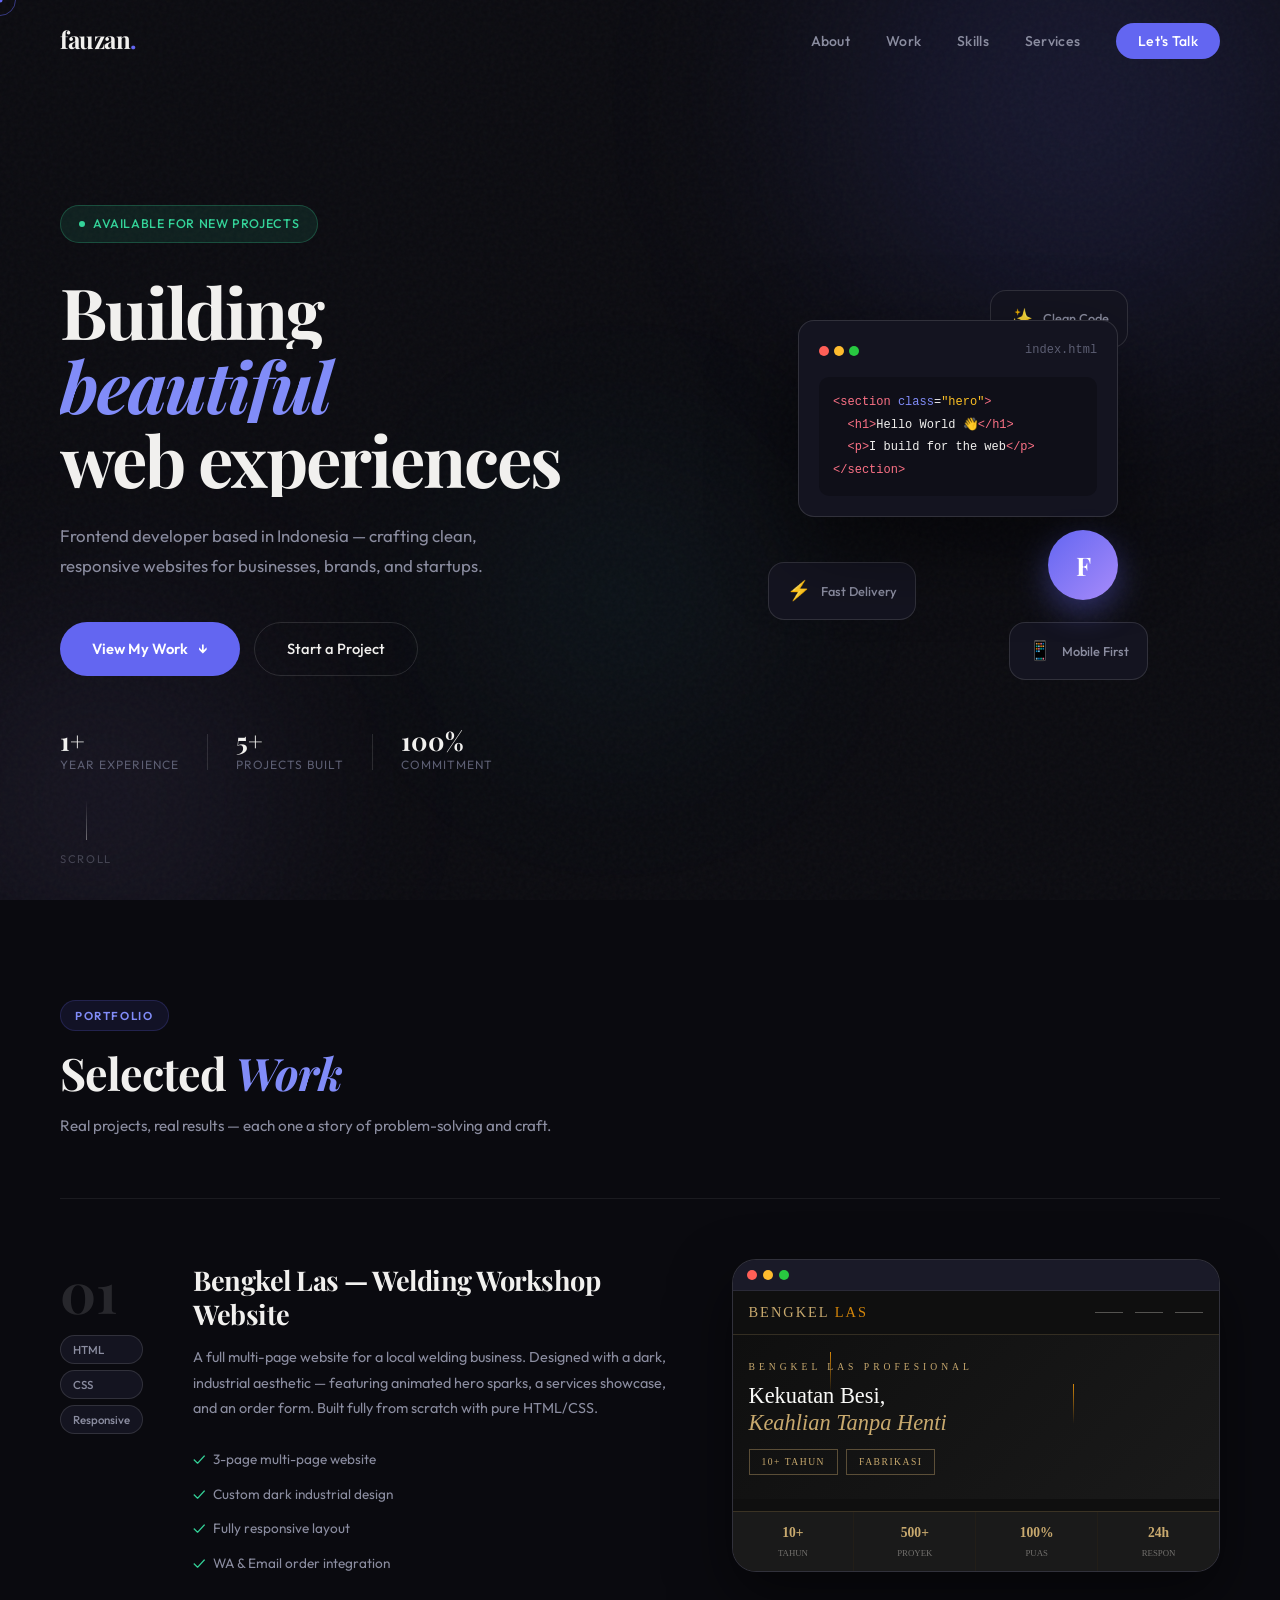
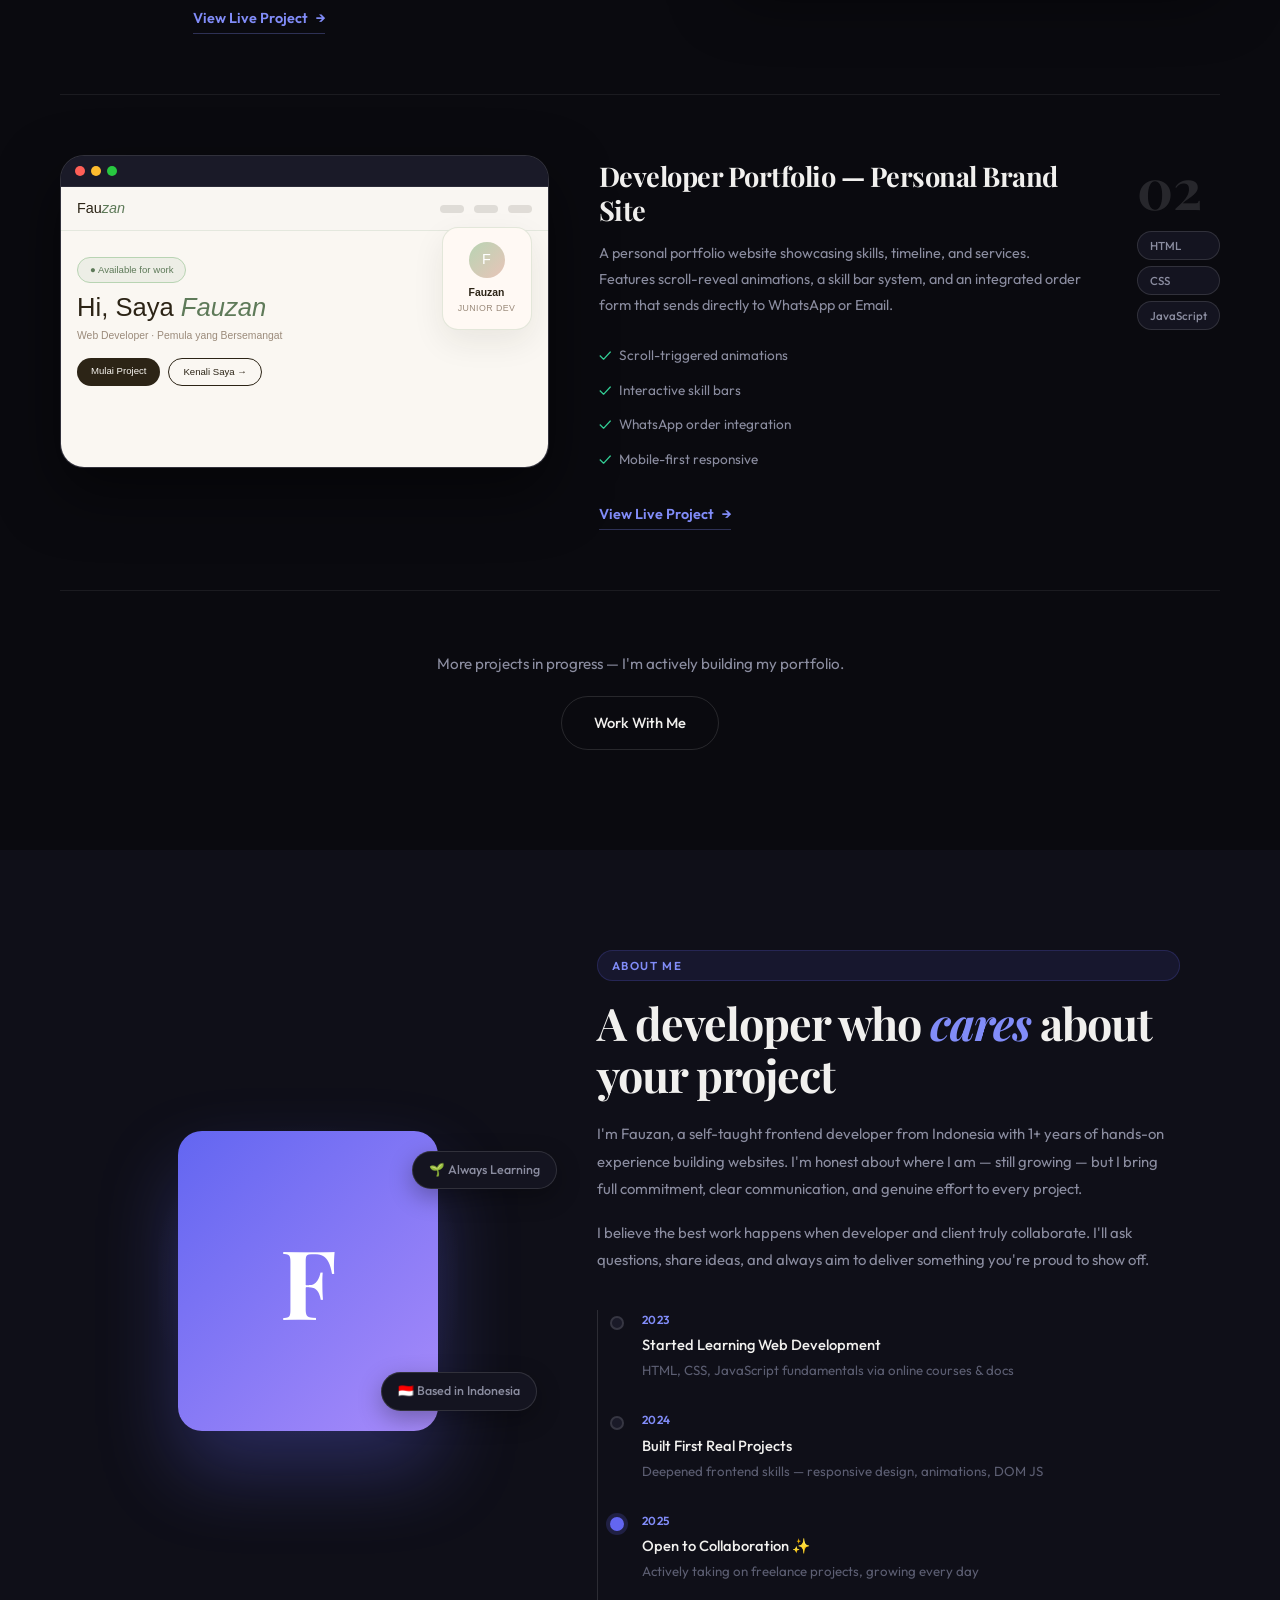
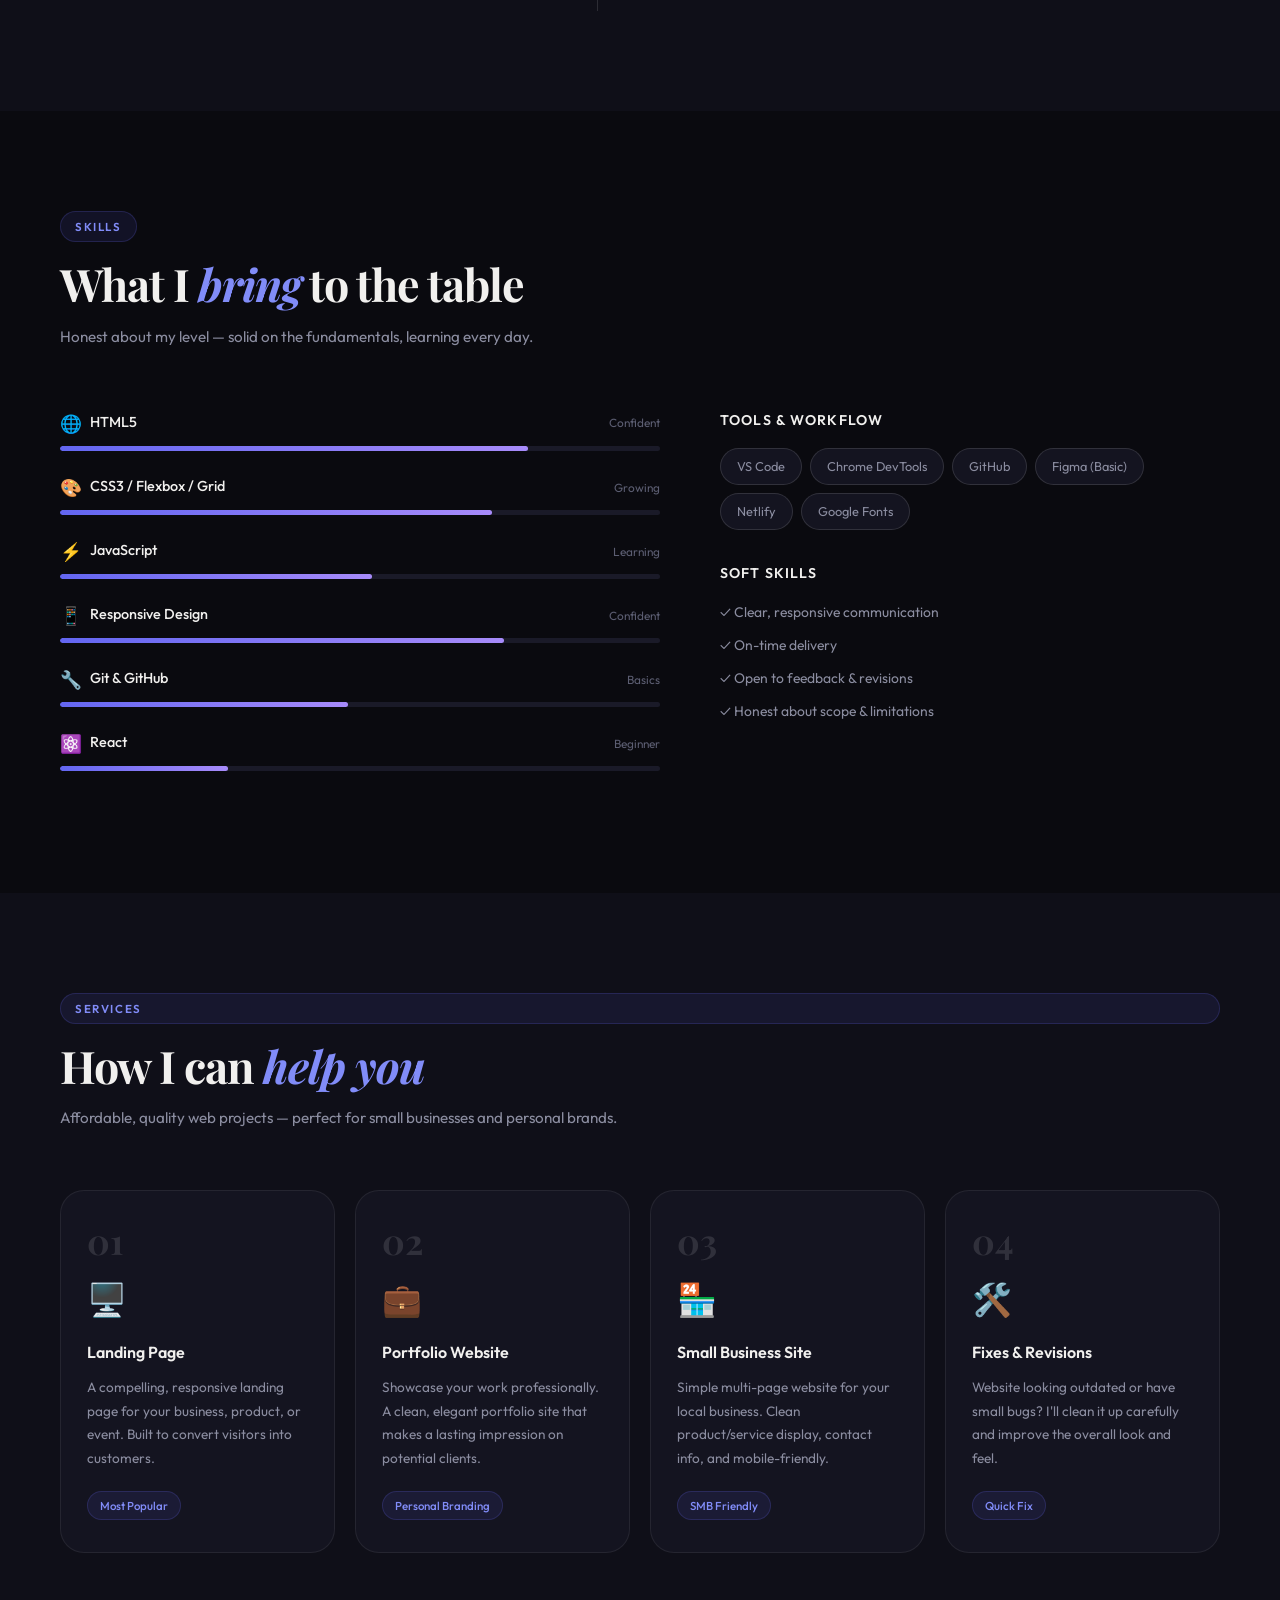
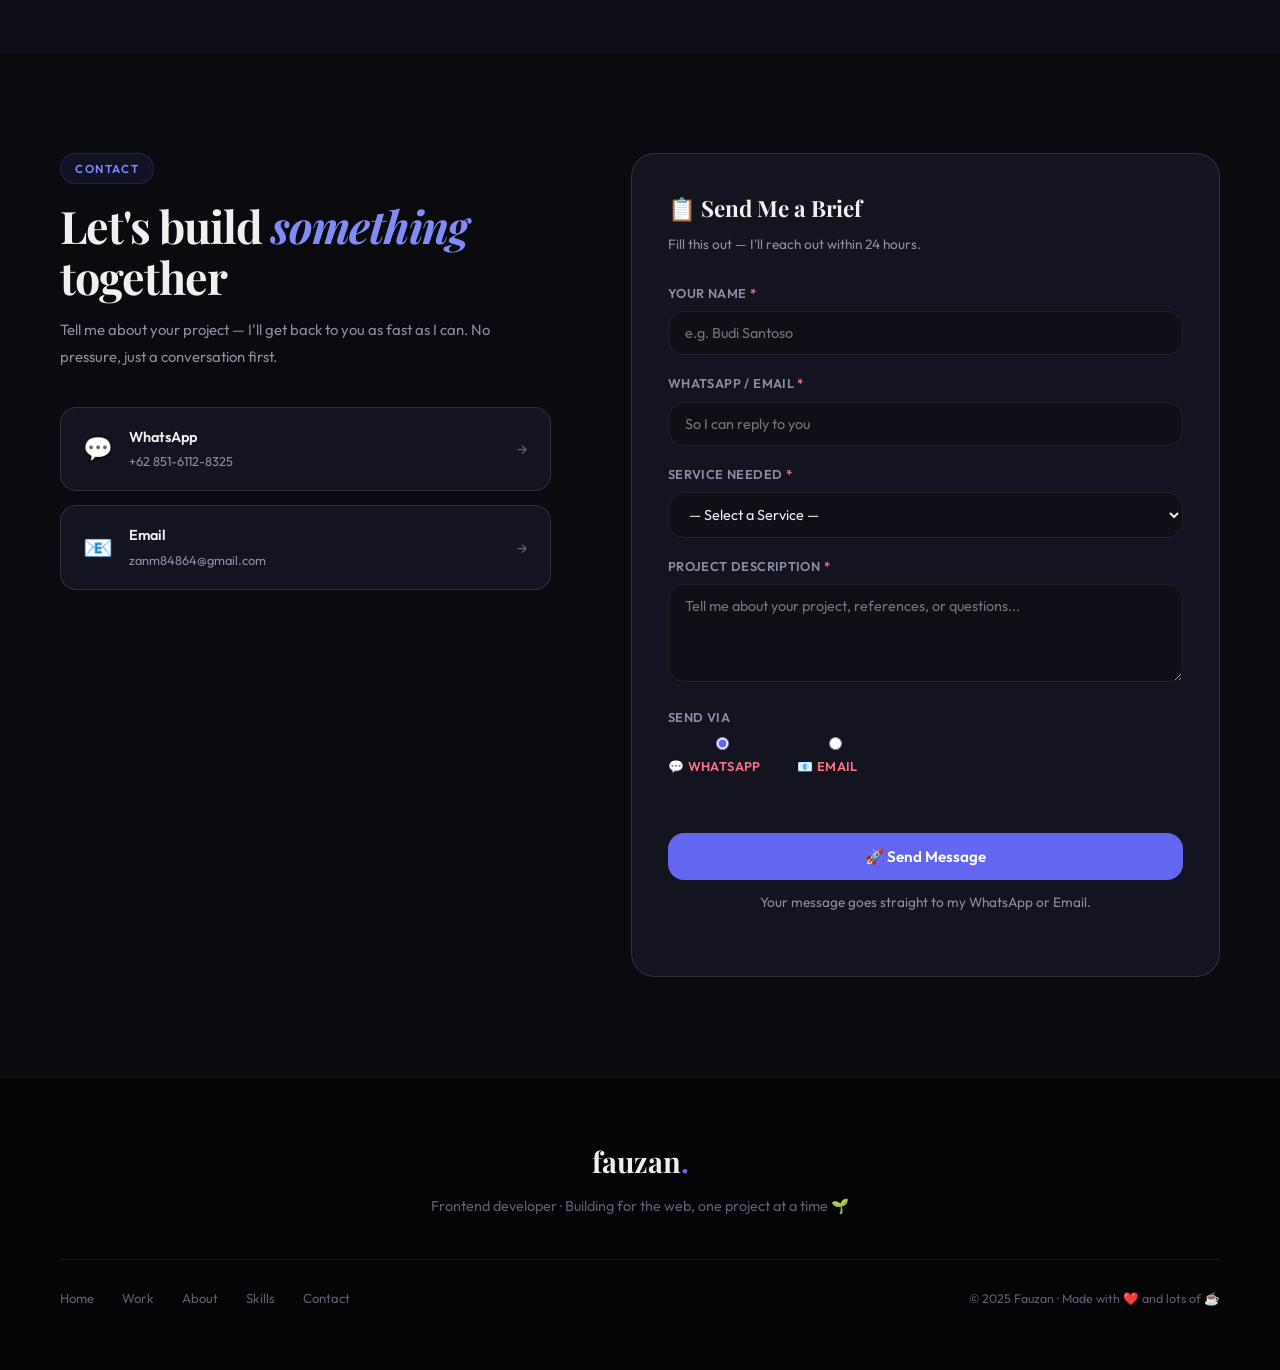
<file: index.html>
<!DOCTYPE html>
<html lang="en">
<head>
  <meta charset="UTF-8" />
  <meta name="viewport" content="width=device-width, initial-scale=1.0"/>
  <title>Fauzan — Frontend Web Developer</title>
  <link rel="preconnect" href="https://fonts.googleapis.com"/>
  <link href="https://fonts.googleapis.com/css2?family=Playfair+Display:ital,wght@0,400;0,700;1,400&family=Outfit:wght@300;400;500;600&display=swap" rel="stylesheet"/>
  <link rel="stylesheet" href="style.css"/>
</head>
<body>

  <!-- CURSOR -->
  <div class="cursor" id="cursor"></div>
  <div class="cursor-dot" id="cursor-dot"></div>

  <!-- NAVBAR -->
  <nav id="navbar">
    <div class="nav-logo">fauzan<span>.</span></div>
    <ul class="nav-links" id="nav-links">
      <li><a href="#about">About</a></li>
      <li><a href="#work">Work</a></li>
      <li><a href="#skills">Skills</a></li>
      <li><a href="#services">Services</a></li>
      <li><a href="#contact" class="nav-cta">Let's Talk</a></li>
    </ul>
    <button class="hamburger" id="hamburger" aria-label="Menu">
      <span></span><span></span><span></span>
    </button>
  </nav>

  <!-- HERO -->
  <section class="hero" id="home">
    <div class="hero-noise"></div>
    <div class="hero-orb orb1"></div>
    <div class="hero-orb orb2"></div>
    <div class="hero-orb orb3"></div>

    <div class="hero-inner">
      <div class="hero-left">
        <div class="hero-status">
          <span class="status-dot"></span>
          <span>Available for new projects</span>
        </div>
        <h1 class="hero-headline">
          <span class="line-wrap"><span class="line-reveal">Building</span></span>
          <span class="line-wrap"><em class="line-reveal">beautiful</em></span>
          <span class="line-wrap"><span class="line-reveal">web experiences</span></span>
        </h1>
        <p class="hero-sub">Frontend developer based in Indonesia — crafting clean, responsive websites for businesses, brands, and startups.</p>
        <div class="hero-actions">
          <a href="#work" class="btn-main">View My Work <span class="arrow-icon">↓</span></a>
          <a href="#contact" class="btn-ghost">Start a Project</a>
        </div>
        <div class="hero-meta">
          <div class="meta-item"><span class="meta-num">1+</span><span class="meta-label">Year Experience</span></div>
          <div class="meta-div"></div>
          <div class="meta-item"><span class="meta-num">5+</span><span class="meta-label">Projects Built</span></div>
          <div class="meta-div"></div>
          <div class="meta-item"><span class="meta-num">100%</span><span class="meta-label">Commitment</span></div>
        </div>
      </div>

      <div class="hero-right">
        <div class="hero-visual">
          <div class="visual-card main-card">
            <div class="card-header">
              <div class="dots"><span></span><span></span><span></span></div>
              <span class="card-label">index.html</span>
            </div>
            <div class="code-block">
              <span class="c-tag">&lt;section</span> <span class="c-attr">class</span>=<span class="c-str">"hero"</span><span class="c-tag">&gt;</span><br>
              &nbsp;&nbsp;<span class="c-tag">&lt;h1&gt;</span><span class="c-text">Hello World 👋</span><span class="c-tag">&lt;/h1&gt;</span><br>
              &nbsp;&nbsp;<span class="c-tag">&lt;p&gt;</span><span class="c-text">I build for the web</span><span class="c-tag">&lt;/p&gt;</span><br>
              <span class="c-tag">&lt;/section&gt;</span>
            </div>
          </div>
          <div class="visual-card side-card card-a">
            <div class="pill-icon">⚡</div>
            <div class="side-label">Fast Delivery</div>
          </div>
          <div class="visual-card side-card card-b">
            <div class="pill-icon">📱</div>
            <div class="side-label">Mobile First</div>
          </div>
          <div class="visual-card side-card card-c">
            <div class="pill-icon">✨</div>
            <div class="side-label">Clean Code</div>
          </div>
          <div class="avatar-blob">F</div>
        </div>
      </div>
    </div>

    <div class="scroll-hint">
      <div class="scroll-line"></div>
      <span>scroll</span>
    </div>
  </section>

  <!-- WORK / PROJECTS -->
  <section id="work">
    <div class="section-tag">Portfolio</div>
    <div class="work-header">
      <h2 class="section-title">Selected <em>Work</em></h2>
      <p class="section-desc">Real projects, real results — each one a story of problem-solving and craft.</p>
    </div>

    <div class="projects-list">

      <!-- PROJECT 1 — Bengkel Las -->
      <div class="project-item reveal">
        <div class="project-meta">
          <span class="project-num">01</span>
          <div class="project-tags-list">
            <span class="ptag">HTML</span>
            <span class="ptag">CSS</span>
            <span class="ptag">Responsive</span>
          </div>
        </div>
        <div class="project-content">
          <h3 class="project-title">Bengkel Las — Welding Workshop Website</h3>
          <p class="project-desc">A full multi-page website for a local welding business. Designed with a dark, industrial aesthetic — featuring animated hero sparks, a services showcase, and an order form. Built fully from scratch with pure HTML/CSS.</p>
          <div class="project-highlights">
            <div class="highlight-item"><span>✓</span> 3-page multi-page website</div>
            <div class="highlight-item"><span>✓</span> Custom dark industrial design</div>
            <div class="highlight-item"><span>✓</span> Fully responsive layout</div>
            <div class="highlight-item"><span>✓</span> WA & Email order integration</div>
          </div>
          <a href="bengkel-las/index.html" class="project-link" target="_blank">View Live Project <span>→</span></a>
        </div>
        <div class="project-preview">
          <div class="preview-window">
            <div class="preview-bar"><span></span><span></span><span></span></div>
            <div class="preview-screen bengkel-preview">
              <div class="prev-nav">
                <div class="prev-logo">Bengkel <span>Las</span></div>
                <div class="prev-nav-links"><span></span><span></span><span></span></div>
              </div>
              <div class="prev-hero">
                <div class="prev-spark ps1"></div>
                <div class="prev-spark ps2"></div>
                <div class="prev-eyebrow">Bengkel Las Profesional</div>
                <div class="prev-h1">Kekuatan Besi,<br><em>Keahlian Tanpa Henti</em></div>
                <div class="prev-tags">
                  <div class="prev-badge">10+ Tahun</div>
                  <div class="prev-badge">Fabrikasi</div>
                </div>
              </div>
              <div class="prev-stats">
                <div class="prev-stat"><b>10+</b><small>Tahun</small></div>
                <div class="prev-stat"><b>500+</b><small>Proyek</small></div>
                <div class="prev-stat"><b>100%</b><small>Puas</small></div>
                <div class="prev-stat"><b>24h</b><small>Respon</small></div>
              </div>
            </div>
          </div>
        </div>
      </div>

      <!-- PROJECT 2 — Personal Portfolio -->
      <div class="project-item reveal project-reverse">
        <div class="project-meta">
          <span class="project-num">02</span>
          <div class="project-tags-list">
            <span class="ptag">HTML</span>
            <span class="ptag">CSS</span>
            <span class="ptag">JavaScript</span>
          </div>
        </div>
        <div class="project-content">
          <h3 class="project-title">Developer Portfolio — Personal Brand Site</h3>
          <p class="project-desc">A personal portfolio website showcasing skills, timeline, and services. Features scroll-reveal animations, a skill bar system, and an integrated order form that sends directly to WhatsApp or Email.</p>
          <div class="project-highlights">
            <div class="highlight-item"><span>✓</span> Scroll-triggered animations</div>
            <div class="highlight-item"><span>✓</span> Interactive skill bars</div>
            <div class="highlight-item"><span>✓</span> WhatsApp order integration</div>
            <div class="highlight-item"><span>✓</span> Mobile-first responsive</div>
          </div>
          <a href="fauzan-portfolio/index.html" class="project-link" target="_blank">View Live Project <span>→</span></a>
        </div>
        <div class="project-preview">
          <div class="preview-window">
            <div class="preview-bar"><span></span><span></span><span></span></div>
            <div class="preview-screen portfolio-preview">
              <div class="pp-nav">
                <div class="pp-logo">Fau<em>zan</em></div>
                <div class="pp-links"><span></span><span></span><span></span></div>
              </div>
              <div class="pp-hero">
                <div class="pp-badge">● Available for work</div>
                <div class="pp-h1">Hi, Saya <em>Fauzan</em></div>
                <div class="pp-sub">Web Developer · Pemula yang Bersemangat</div>
                <div class="pp-btns">
                  <div class="pp-btn-p">Mulai Project</div>
                  <div class="pp-btn-s">Kenali Saya →</div>
                </div>
              </div>
              <div class="pp-card-float">
                <div class="pp-card-avatar">F</div>
                <div class="pp-card-name">Fauzan</div>
                <div class="pp-card-role">Junior Dev</div>
              </div>
            </div>
          </div>
        </div>
      </div>

    </div>

    <div class="work-cta reveal">
      <p>More projects in progress — I'm actively building my portfolio.</p>
      <a href="#contact" class="btn-ghost">Work With Me</a>
    </div>
  </section>

  <!-- ABOUT -->
  <section id="about" class="about-section">
    <div class="about-grid">
      <div class="about-visual reveal">
        <div class="about-img-wrap">
          <div class="about-avatar">F</div>
          <div class="about-glow"></div>
        </div>
        <div class="about-floaters">
          <div class="about-float af1">🇮🇩 Based in Indonesia</div>
          <div class="about-float af2">🌱 Always Learning</div>
        </div>
      </div>
      <div class="about-text reveal">
        <div class="section-tag">About Me</div>
        <h2 class="section-title">A developer who <em>cares</em> about your project</h2>
        <p>I'm Fauzan, a self-taught frontend developer from Indonesia with 1+ years of hands-on experience building websites. I'm honest about where I am — still growing — but I bring full commitment, clear communication, and genuine effort to every project.</p>
        <p>I believe the best work happens when developer and client truly collaborate. I'll ask questions, share ideas, and always aim to deliver something you're proud to show off.</p>

        <div class="timeline">
          <div class="tl-item">
            <div class="tl-year">2023</div>
            <div class="tl-content">
              <strong>Started Learning Web Development</strong>
              <span>HTML, CSS, JavaScript fundamentals via online courses & docs</span>
            </div>
          </div>
          <div class="tl-item">
            <div class="tl-year">2024</div>
            <div class="tl-content">
              <strong>Built First Real Projects</strong>
              <span>Deepened frontend skills — responsive design, animations, DOM JS</span>
            </div>
          </div>
          <div class="tl-item active">
            <div class="tl-year">2025</div>
            <div class="tl-content">
              <strong>Open to Collaboration ✨</strong>
              <span>Actively taking on freelance projects, growing every day</span>
            </div>
          </div>
        </div>
      </div>
    </div>
  </section>

  <!-- SKILLS -->
  <section id="skills">
    <div class="section-tag">Skills</div>
    <h2 class="section-title">What I <em>bring</em> to the table</h2>
    <p class="section-desc">Honest about my level — solid on the fundamentals, learning every day.</p>

    <div class="skills-layout">
      <div class="skills-bars reveal">
        <div class="skill-row">
          <div class="skill-info"><span class="sk-icon">🌐</span><span class="sk-name">HTML5</span><span class="sk-lvl">Confident</span></div>
          <div class="skill-track"><div class="skill-fill" data-w="78"></div></div>
        </div>
        <div class="skill-row">
          <div class="skill-info"><span class="sk-icon">🎨</span><span class="sk-name">CSS3 / Flexbox / Grid</span><span class="sk-lvl">Growing</span></div>
          <div class="skill-track"><div class="skill-fill" data-w="72"></div></div>
        </div>
        <div class="skill-row">
          <div class="skill-info"><span class="sk-icon">⚡</span><span class="sk-name">JavaScript</span><span class="sk-lvl">Learning</span></div>
          <div class="skill-track"><div class="skill-fill" data-w="52"></div></div>
        </div>
        <div class="skill-row">
          <div class="skill-info"><span class="sk-icon">📱</span><span class="sk-name">Responsive Design</span><span class="sk-lvl">Confident</span></div>
          <div class="skill-track"><div class="skill-fill" data-w="74"></div></div>
        </div>
        <div class="skill-row">
          <div class="skill-info"><span class="sk-icon">🔧</span><span class="sk-name">Git & GitHub</span><span class="sk-lvl">Basics</span></div>
          <div class="skill-track"><div class="skill-fill" data-w="48"></div></div>
        </div>
        <div class="skill-row">
          <div class="skill-info"><span class="sk-icon">⚛️</span><span class="sk-name">React</span><span class="sk-lvl">Beginner</span></div>
          <div class="skill-track"><div class="skill-fill" data-w="28"></div></div>
        </div>
      </div>

      <div class="skills-tools reveal">
        <h3>Tools & Workflow</h3>
        <div class="tools-grid">
          <div class="tool-chip">VS Code</div>
          <div class="tool-chip">Chrome DevTools</div>
          <div class="tool-chip">GitHub</div>
          <div class="tool-chip">Figma (Basic)</div>
          <div class="tool-chip">Netlify</div>
          <div class="tool-chip">Google Fonts</div>
        </div>
        <div class="soft-skills">
          <h3>Soft Skills</h3>
          <ul>
            <li>✓ Clear, responsive communication</li>
            <li>✓ On-time delivery</li>
            <li>✓ Open to feedback & revisions</li>
            <li>✓ Honest about scope & limitations</li>
          </ul>
        </div>
      </div>
    </div>
  </section>

  <!-- SERVICES -->
  <section id="services" class="services-section">
    <div class="section-tag">Services</div>
    <h2 class="section-title">How I can <em>help you</em></h2>
    <p class="section-desc">Affordable, quality web projects — perfect for small businesses and personal brands.</p>

    <div class="services-grid">
      <div class="svc-card reveal">
        <div class="svc-num">01</div>
        <div class="svc-icon">🖥️</div>
        <h3>Landing Page</h3>
        <p>A compelling, responsive landing page for your business, product, or event. Built to convert visitors into customers.</p>
        <div class="svc-tag">Most Popular</div>
      </div>
      <div class="svc-card reveal">
        <div class="svc-num">02</div>
        <div class="svc-icon">💼</div>
        <h3>Portfolio Website</h3>
        <p>Showcase your work professionally. A clean, elegant portfolio site that makes a lasting impression on potential clients.</p>
        <div class="svc-tag">Personal Branding</div>
      </div>
      <div class="svc-card reveal">
        <div class="svc-num">03</div>
        <div class="svc-icon">🏪</div>
        <h3>Small Business Site</h3>
        <p>Simple multi-page website for your local business. Clean product/service display, contact info, and mobile-friendly.</p>
        <div class="svc-tag">SMB Friendly</div>
      </div>
      <div class="svc-card reveal">
        <div class="svc-num">04</div>
        <div class="svc-icon">🛠️</div>
        <h3>Fixes & Revisions</h3>
        <p>Website looking outdated or have small bugs? I'll clean it up carefully and improve the overall look and feel.</p>
        <div class="svc-tag">Quick Fix</div>
      </div>
    </div>
  </section>

  <!-- CONTACT -->
  <section id="contact" class="contact-section">
    <div class="contact-inner">
      <div class="contact-left reveal">
        <div class="section-tag">Contact</div>
        <h2 class="section-title">Let's build <em>something</em> together</h2>
        <p>Tell me about your project — I'll get back to you as fast as I can. No pressure, just a conversation first.</p>

        <div class="contact-channels">
          <a href="https://wa.me/6285161128325" target="_blank" class="channel-card wa">
            <div class="ch-icon">💬</div>
            <div class="ch-info">
              <strong>WhatsApp</strong>
              <span>+62 851-6112-8325</span>
            </div>
            <div class="ch-arrow">→</div>
          </a>
          <a href="mailto:zanm84864@gmail.com" class="channel-card em">
            <div class="ch-icon">📧</div>
            <div class="ch-info">
              <strong>Email</strong>
              <span>zanm84864@gmail.com</span>
            </div>
            <div class="ch-arrow">→</div>
          </a>
        </div>
      </div>

      <div class="contact-right reveal">
        <div class="order-form">
          <h3>📋 Send Me a Brief</h3>
          <p>Fill this out — I'll reach out within 24 hours.</p>
          <div class="fg">
            <label>Your Name <span>*</span></label>
            <input type="text" id="f-name" placeholder="e.g. Budi Santoso"/>
          </div>
          <div class="fg">
            <label>WhatsApp / Email <span>*</span></label>
            <input type="text" id="f-contact" placeholder="So I can reply to you"/>
          </div>
          <div class="fg">
            <label>Service Needed <span>*</span></label>
            <select id="f-service">
              <option value="">— Select a Service —</option>
              <option>Landing Page</option>
              <option>Portfolio Website</option>
              <option>Small Business Site</option>
              <option>Fixes & Revisions</option>
              <option>Other</option>
            </select>
          </div>
          <div class="fg">
            <label>Project Description <span>*</span></label>
            <textarea id="f-desc" rows="4" placeholder="Tell me about your project, references, or questions..."></textarea>
          </div>
          <div class="fg send-via-group">
            <label>Send via</label>
            <div class="radio-row">
              <label class="radio-opt"><input type="radio" name="via" value="wa" checked/> <span>💬 WhatsApp</span></label>
              <label class="radio-opt"><input type="radio" name="via" value="email"/> <span>📧 Email</span></label>
            </div>
          </div>
          <div class="form-error" id="form-error"></div>
          <button class="btn-submit" id="btn-submit">🚀 Send Message</button>
          <p class="form-note">Your message goes straight to my WhatsApp or Email.</p>
        </div>
      </div>
    </div>
  </section>

  <!-- FOOTER -->
  <footer>
    <div class="footer-top">
      <div class="footer-logo">fauzan<span>.</span></div>
      <p>Frontend developer · Building for the web, one project at a time 🌱</p>
    </div>
    <div class="footer-bottom">
      <div class="footer-nav">
        <a href="#home">Home</a>
        <a href="#work">Work</a>
        <a href="#about">About</a>
        <a href="#skills">Skills</a>
        <a href="#contact">Contact</a>
      </div>
      <p class="footer-copy">© 2025 Fauzan · Made with ❤️ and lots of ☕</p>
    </div>
  </footer>

  <script src="main.js"></script>
</body>
</html>
</file>
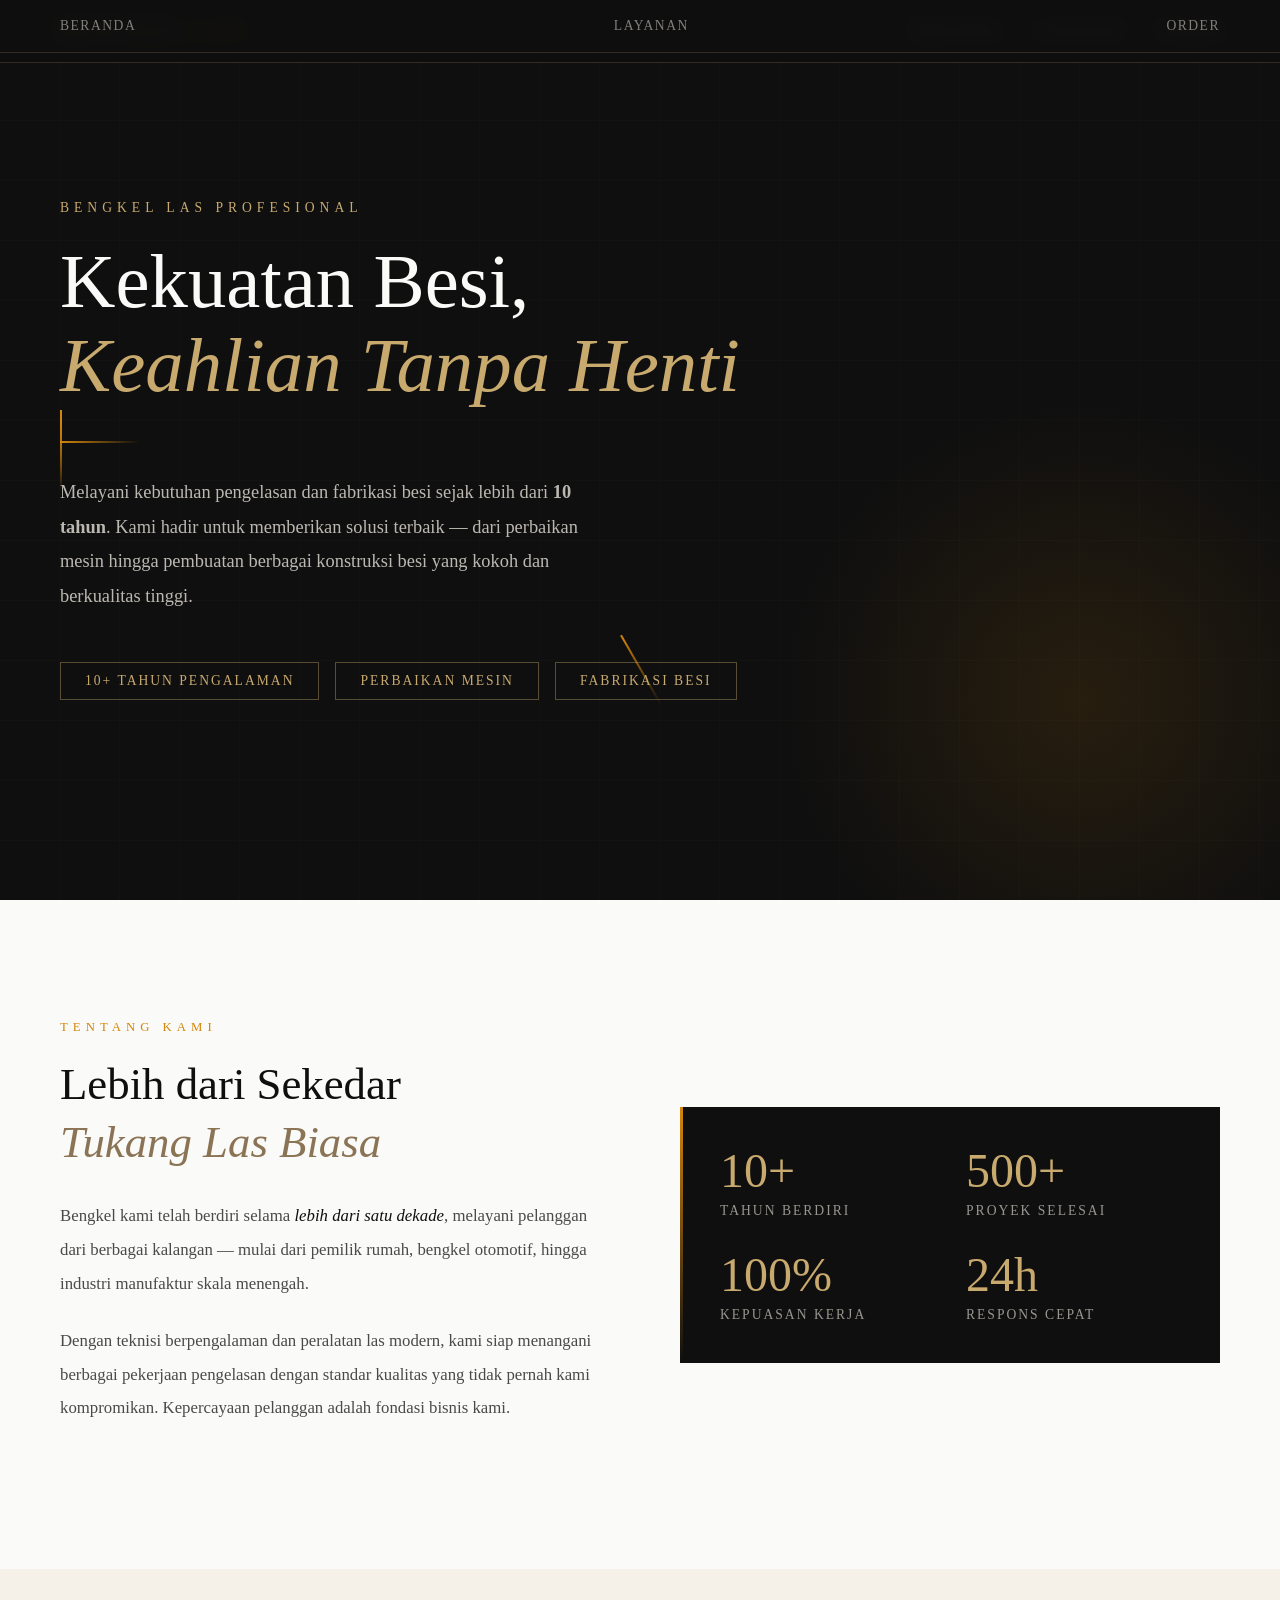
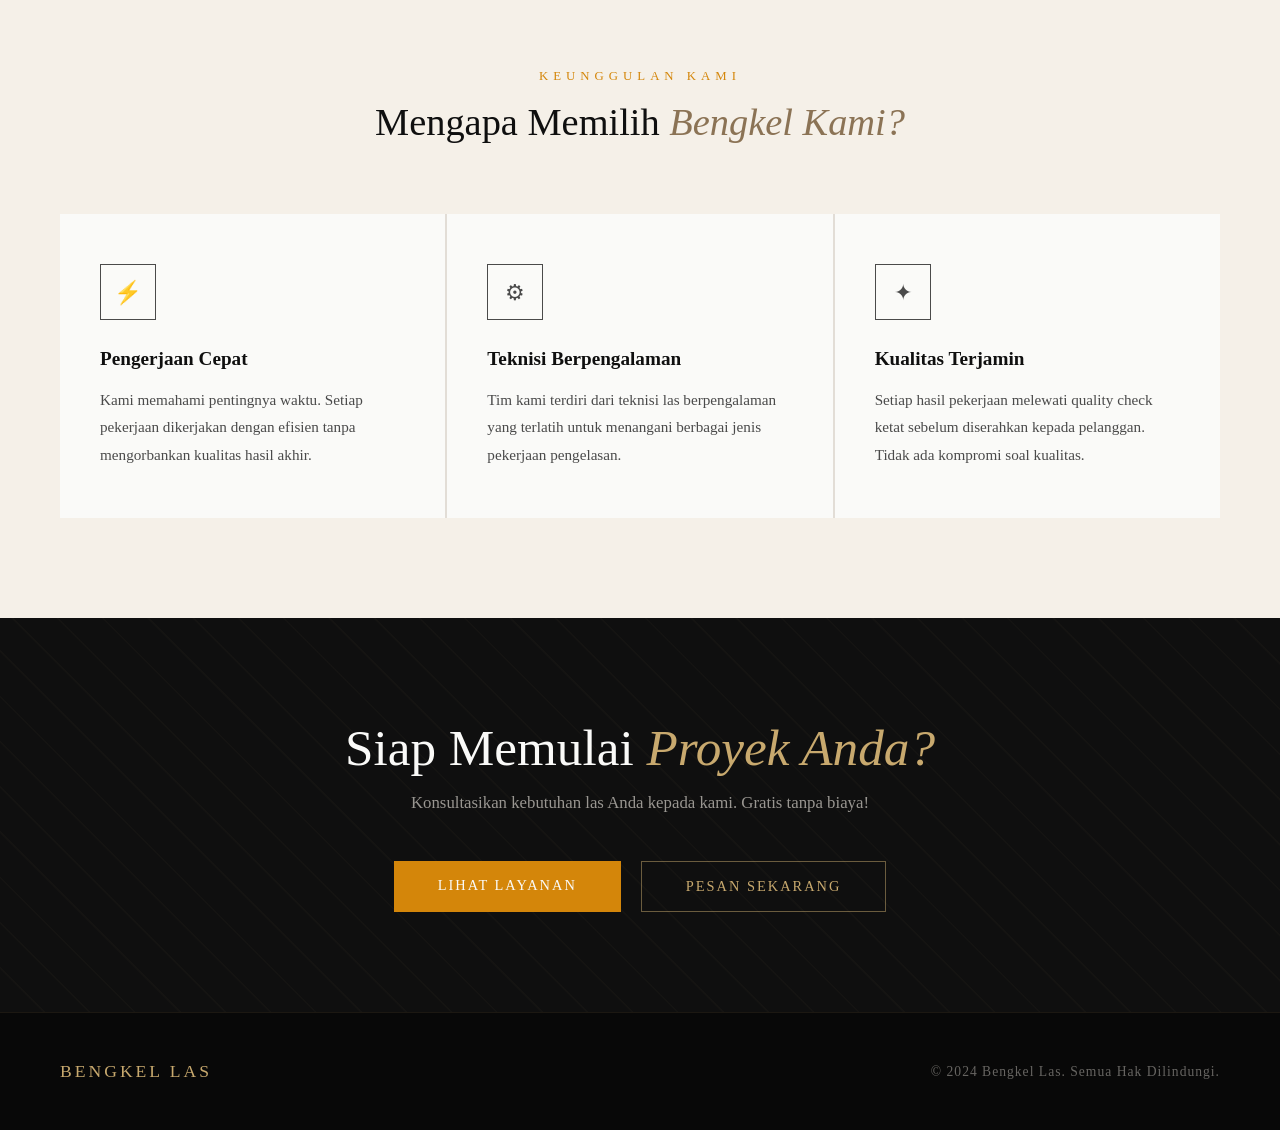
<file: bengkel-las/index.html>
<!DOCTYPE html>
<html lang="id">
<head>
  <meta charset="UTF-8" />
  <meta name="viewport" content="width=device-width, initial-scale=1.0" />
  <title>Bengkel Las – Beranda</title>
  <style>
    :root {
      --black: #0f0f0f;
      --dark: #1a1a1a;
      --steel: #2c2c2c;
      --mid: #4a4a4a;
      --warm: #8b7355;
      --gold: #c8a96e;
      --cream: #f5f0e8;
      --white: #fafaf8;
      --accent: #d4860a;
    }

    * { margin: 0; padding: 0; box-sizing: border-box; }

    html { scroll-behavior: smooth; }

    body {
      font-family: 'Times New Roman', Times, serif;
      background: var(--white);
      color: var(--black);
      overflow-x: hidden;
    }

    /* NAV */
    nav {
      position: fixed; top: 0; left: 0; right: 0; z-index: 100;
      display: flex; justify-content: space-between; align-items: center;
      padding: 18px 60px;
      background: rgba(15,15,15,0.95);
      backdrop-filter: blur(8px);
      border-bottom: 1px solid rgba(200,169,110,0.2);
    }

    .nav-logo {
      font-size: 1.4rem;
      color: var(--gold);
      letter-spacing: 3px;
      text-transform: uppercase;
      font-weight: normal;
    }

    .nav-logo span { color: var(--accent); }

    .nav-links { display: flex; gap: 40px; list-style: none; }

    .nav-links a {
      color: var(--cream);
      text-decoration: none;
      font-size: 0.95rem;
      letter-spacing: 1.5px;
      text-transform: uppercase;
      transition: color 0.3s;
      position: relative;
    }

    .nav-links a::after {
      content: '';
      position: absolute; bottom: -4px; left: 0;
      width: 0; height: 1px;
      background: var(--gold);
      transition: width 0.3s;
    }

    .nav-links a:hover { color: var(--gold); }
    .nav-links a:hover::after { width: 100%; }

    /* HERO */
    .hero {
      min-height: 100vh;
      display: flex; flex-direction: column; justify-content: center; align-items: flex-start;
      padding: 0 60px;
      position: relative;
      overflow: hidden;
      background: var(--black);
    }

    .hero-bg {
      position: absolute; inset: 0; z-index: 0;
      background:
        repeating-linear-gradient(0deg, transparent, transparent 59px, rgba(200,169,110,0.04) 60px),
        repeating-linear-gradient(90deg, transparent, transparent 59px, rgba(200,169,110,0.04) 60px);
    }

    .hero-glow {
      position: absolute;
      width: 600px; height: 600px;
      background: radial-gradient(circle, rgba(212,134,10,0.12) 0%, transparent 70%);
      bottom: -100px; right: -100px;
      z-index: 0;
    }

    .hero-spark {
      position: absolute;
      width: 2px; height: 80px;
      background: linear-gradient(to bottom, var(--accent), transparent);
      animation: spark 3s infinite;
    }

    .hero-spark:nth-child(1) { left: 15%; top: 20%; animation-delay: 0s; }
    .hero-spark:nth-child(2) { left: 75%; top: 40%; animation-delay: 1.2s; transform: rotate(45deg); }
    .hero-spark:nth-child(3) { left: 50%; top: 70%; animation-delay: 2.1s; transform: rotate(-30deg); }

    @keyframes spark {
      0%, 100% { opacity: 0; transform: scaleY(0); }
      50% { opacity: 1; transform: scaleY(1); }
    }

    .hero-content { position: relative; z-index: 1; max-width: 700px; }

    .hero-eyebrow {
      font-size: 0.85rem;
      letter-spacing: 5px;
      text-transform: uppercase;
      color: var(--gold);
      margin-bottom: 24px;
      opacity: 0;
      animation: fadeUp 0.8s 0.3s forwards;
    }

    .hero-title {
      font-size: clamp(3rem, 6vw, 5.5rem);
      font-weight: normal;
      line-height: 1.1;
      color: var(--white);
      margin-bottom: 8px;
      opacity: 0;
      animation: fadeUp 0.8s 0.5s forwards;
    }

    .hero-title em {
      font-style: italic;
      color: var(--gold);
      display: block;
    }

    .hero-divider {
      width: 80px; height: 2px;
      background: linear-gradient(to right, var(--accent), transparent);
      margin: 32px 0;
      opacity: 0;
      animation: fadeUp 0.8s 0.7s forwards;
    }

    .hero-desc {
      font-size: 1.15rem;
      line-height: 1.9;
      color: rgba(245,240,232,0.75);
      max-width: 520px;
      margin-bottom: 48px;
      opacity: 0;
      animation: fadeUp 0.8s 0.9s forwards;
    }

    .hero-badges {
      display: flex; gap: 16px; flex-wrap: wrap;
      opacity: 0;
      animation: fadeUp 0.8s 1.1s forwards;
    }

    .badge {
      padding: 10px 24px;
      border: 1px solid rgba(200,169,110,0.4);
      color: var(--gold);
      font-size: 0.85rem;
      letter-spacing: 2px;
      text-transform: uppercase;
      transition: all 0.3s;
      cursor: default;
    }

    .badge:hover {
      background: rgba(200,169,110,0.1);
      border-color: var(--gold);
    }

    @keyframes fadeUp {
      from { opacity: 0; transform: translateY(30px); }
      to   { opacity: 1; transform: translateY(0); }
    }

    /* ABOUT SECTION */
    .about {
      padding: 120px 60px;
      background: var(--white);
      display: grid;
      grid-template-columns: 1fr 1fr;
      gap: 80px;
      align-items: center;
    }

    .about-label {
      font-size: 0.8rem;
      letter-spacing: 5px;
      text-transform: uppercase;
      color: var(--accent);
      margin-bottom: 20px;
    }

    .about-heading {
      font-size: clamp(2rem, 3.5vw, 3rem);
      font-weight: normal;
      line-height: 1.3;
      color: var(--black);
      margin-bottom: 28px;
    }

    .about-heading em { font-style: italic; color: var(--warm); }

    .about-body {
      font-size: 1.05rem;
      line-height: 2;
      color: var(--mid);
      margin-bottom: 24px;
    }

    .about-body strong { color: var(--black); font-weight: normal; font-style: italic; }

    .about-stats {
      display: grid;
      grid-template-columns: 1fr 1fr;
      gap: 32px;
      padding: 40px;
      background: var(--black);
      position: relative;
    }

    .about-stats::before {
      content: '';
      position: absolute;
      top: 0; left: 0;
      width: 3px; height: 100%;
      background: linear-gradient(to bottom, var(--accent), transparent);
    }

    .stat-num {
     font-size: 3rem;
      color: var(--gold);
      line-height: 1;
      margin-bottom: 8px;
    }

    .stat-label {
      font-size: 0.85rem;
      letter-spacing: 2px;
      text-transform: uppercase;
      color: rgba(245,240,232,0.6);
    }

    /* VALUES */
    .values {
      padding: 100px 60px;
      background: var(--cream);
    }

    .section-header {
      text-align: center;
      margin-bottom: 70px;
    }

    .section-label {
      font-size: 0.8rem;
      letter-spacing: 5px;
      text-transform: uppercase;
      color: var(--accent);
      margin-bottom: 16px;
    }

    .section-title {
      font-size: clamp(1.8rem, 3vw, 2.5rem);
      font-weight: normal;
      color: var(--black);
    }

    .section-title em { font-style: italic; color: var(--warm); }

    .values-grid {
      display: grid;
      grid-template-columns: repeat(3, 1fr);
      gap: 2px;
      background: rgba(0,0,0,0.08);
    }

    .value-card {
      background: var(--white);
      padding: 50px 40px;
      transition: all 0.4s;
      cursor: default;
    }

    .value-card:hover {
      background: var(--black);
      transform: translateY(-6px);
    }

    .value-card:hover .value-title,
    .value-card:hover .value-body { color: var(--cream); }

    .value-card:hover .value-icon { border-color: var(--gold); color: var(--gold); }

    .value-icon {
      width: 56px; height: 56px;
      border: 1px solid var(--mid);
      display: flex; align-items: center; justify-content: center;
      font-size: 1.4rem;
      color: var(--mid);
      margin-bottom: 28px;
      transition: all 0.4s;
    }

    .value-title {
      font-size: 1.2rem;
      color: var(--black);
      margin-bottom: 16px;
      transition: color 0.4s;
    }

    .value-body {
      font-size: 0.95rem;
      line-height: 1.8;
      color: var(--mid);
      transition: color 0.4s;
    }

    /* CTA */
    .cta-section {
      padding: 100px 60px;
      background: var(--black);
      text-align: center;
      position: relative;
      overflow: hidden;
    }

    .cta-section::before {
      content: '';
      position: absolute; inset: 0;
      background: repeating-linear-gradient(45deg, transparent, transparent 30px, rgba(200,169,110,0.03) 31px, rgba(200,169,110,0.03) 32px);
    }

    .cta-section * { position: relative; z-index: 1; }

    .cta-title {
      font-size: clamp(2rem, 4vw, 3.5rem);
      font-weight: normal;
      color: var(--white);
      margin-bottom: 16px;
    }

    .cta-title em { font-style: italic; color: var(--gold); }

    .cta-sub {
      font-size: 1.05rem;
      color: rgba(245,240,232,0.6);
      margin-bottom: 48px;
    }

    .cta-buttons { display: flex; gap: 20px; justify-content: center; flex-wrap: wrap; }

    .btn-primary {
      padding: 16px 44px;
      background: var(--accent);
      color: var(--white);
      text-decoration: none;
      font-family: 'Times New Roman', serif;
      font-size: 0.9rem;
      letter-spacing: 2px;
      text-transform: uppercase;
      transition: all 0.3s;
      display: inline-block;
    }

    .btn-primary:hover { background: var(--gold); transform: translateY(-2px); }

    .btn-outline {
      padding: 16px 44px;
      border: 1px solid rgba(200,169,110,0.5);
      color: var(--gold);
      text-decoration: none;
      font-family: 'Times New Roman', serif;
      font-size: 0.9rem;
      letter-spacing: 2px;
      text-transform: uppercase;
      transition: all 0.3s;
      display: inline-block;
    }

    .btn-outline:hover { background: rgba(200,169,110,0.1); border-color: var(--gold); transform: translateY(-2px); }

    /* FOOTER */
    footer {
      padding: 48px 60px;
      background: #080808;
      display: flex;
      justify-content: space-between;
      align-items: center;
      border-top: 1px solid rgba(200,169,110,0.1);
      flex-wrap: wrap;
      gap: 16px;
    }

    .footer-logo {
      font-size: 1.1rem;
      color: var(--gold);
      letter-spacing: 3px;
      text-transform: uppercase;
    }

    .footer-copy {
      font-size: 0.85rem;
      color: rgba(245,240,232,0.4);
      letter-spacing: 1px;
    }

    .footer-nav { display: flex; gap: 32px; }

    .footer-nav a {
      font-size: 0.85rem;
      letter-spacing: 1.5px;
      text-transform: uppercase;
      color: rgba(245,240,232,0.5);
      text-decoration: none;
      transition: color 0.3s;
    }

    .footer-nav a:hover { color: var(--gold); }

    @media (max-width: 768px) {
      nav { padding: 16px 24px; }
      .nav-links { gap: 20px; }
      .hero, .about, .values, .cta-section { padding: 80px 24px; }
      .about { grid-template-columns: 1fr; }
      .values-grid { grid-template-columns: 1fr; }
      footer { flex-direction: column; text-align: center; padding: 32px 24px; }
      .footer-nav { flex-wrap: wrap; justify-content: center; }
    }
  </style>
</head>
<body>

<nav>
  <div class="nav-logo">Bengkel <span>Las</span></div>
  <ul class="nav-links">
    <li><a href="index.html">Beranda</a></li>
    <li><a href="layanan.html">Layanan</a></li>
    <li><a href="order.html">Order</a></li>
  </ul>
</nav>

<!-- HERO -->
<section class="hero">
  <div class="hero-bg"></div>
  <div class="hero-glow"></div>
  <div class="hero-spark"></div>
  <div class="hero-spark"></div>
  <div class="hero-spark"></div>

  <div class="hero-content">
    <p class="hero-eyebrow">Bengkel Las Profesional</p>
    <h1 class="hero-title">
      Kekuatan Besi,<br>
      <em>Keahlian Tanpa Henti</em>
    </h1>
    <div class="hero-divider"></div>
    <p class="hero-desc">
      Melayani kebutuhan pengelasan dan fabrikasi besi sejak lebih dari <strong>10 tahun</strong>.
      Kami hadir untuk memberikan solusi terbaik — dari perbaikan mesin hingga pembuatan berbagai
      konstruksi besi yang kokoh dan berkualitas tinggi.
    </p>
    <div class="hero-badges">
      <div class="badge">10+ Tahun Pengalaman</div>
      <div class="badge">Perbaikan Mesin</div>
      <div class="badge">Fabrikasi Besi</div>
    </div>
  </div>
</section>

<!-- ABOUT -->
<section class="about">
  <div class="about-text">
    <p class="about-label">Tentang Kami</p>
    <h2 class="about-heading">
      Lebih dari Sekedar<br>
      <em>Tukang Las Biasa</em>
    </h2>
    <p class="about-body">
      Bengkel kami telah berdiri selama <strong>lebih dari satu dekade</strong>, melayani
      pelanggan dari berbagai kalangan — mulai dari pemilik rumah, bengkel otomotif,
      hingga industri manufaktur skala menengah.
    </p>
    <p class="about-body">
      Dengan teknisi berpengalaman dan peralatan las modern, kami siap menangani
      berbagai pekerjaan pengelasan dengan standar kualitas yang tidak pernah kami
      kompromikan. Kepercayaan pelanggan adalah fondasi bisnis kami.
    </p>
  </div>
  <div class="about-stats">
    <div>
      <div class="stat-num">10+</div>
      <div class="stat-label">Tahun Berdiri</div>
    </div>
    <div>
      <div class="stat-num">500+</div>
      <div class="stat-label">Proyek Selesai</div>
    </div>
    <div>
      <div class="stat-num">100%</div>
      <div class="stat-label">Kepuasan Kerja</div>
    </div>
    <div>
      <div class="stat-num">24h</div>
      <div class="stat-label">Respons Cepat</div>
    </div>
  </div>
</section>

<!-- VALUES -->
<section class="values">
  <div class="section-header">
    <p class="section-label">Keunggulan Kami</p>
    <h2 class="section-title">Mengapa Memilih <em>Bengkel Kami?</em></h2>
  </div>
  <div class="values-grid">
    <div class="value-card">
      <div class="value-icon">⚡</div>
      <h3 class="value-title">Pengerjaan Cepat</h3>
      <p class="value-body">Kami memahami pentingnya waktu. Setiap pekerjaan dikerjakan dengan efisien tanpa mengorbankan kualitas hasil akhir.</p>
    </div>
    <div class="value-card">
      <div class="value-icon">⚙</div>
      <h3 class="value-title">Teknisi Berpengalaman</h3>
      <p class="value-body">Tim kami terdiri dari teknisi las berpengalaman yang terlatih untuk menangani berbagai jenis pekerjaan pengelasan.</p>
    </div>
    <div class="value-card">
      <div class="value-icon">✦</div>
      <h3 class="value-title">Kualitas Terjamin</h3>
      <p class="value-body">Setiap hasil pekerjaan melewati quality check ketat sebelum diserahkan kepada pelanggan. Tidak ada kompromi soal kualitas.</p>
    </div>
  </div>
</section>

<!-- CTA -->
<section class="cta-section">
  <h2 class="cta-title">Siap Memulai <em>Proyek Anda?</em></h2>
  <p class="cta-sub">Konsultasikan kebutuhan las Anda kepada kami. Gratis tanpa biaya!</p>
  <div class="cta-buttons">
    <a href="layanan.html" class="btn-primary">Lihat Layanan</a>
    <a href="order.html" class="btn-outline">Pesan Sekarang</a>
  </div>
</section>

<!-- FOOTER -->
<footer>
  <div class="footer-logo">Bengkel Las</div>
  <nav class="footer-nav">
    <a href="index.html">Beranda</a>
    <a href="layanan.html">Layanan</a>
    <a href="order.html">Order</a>
  </nav>
  <p class="footer-copy">© 2024 Bengkel Las. Semua Hak Dilindungi.</p>
</footer>

</body>
</html>
</file>
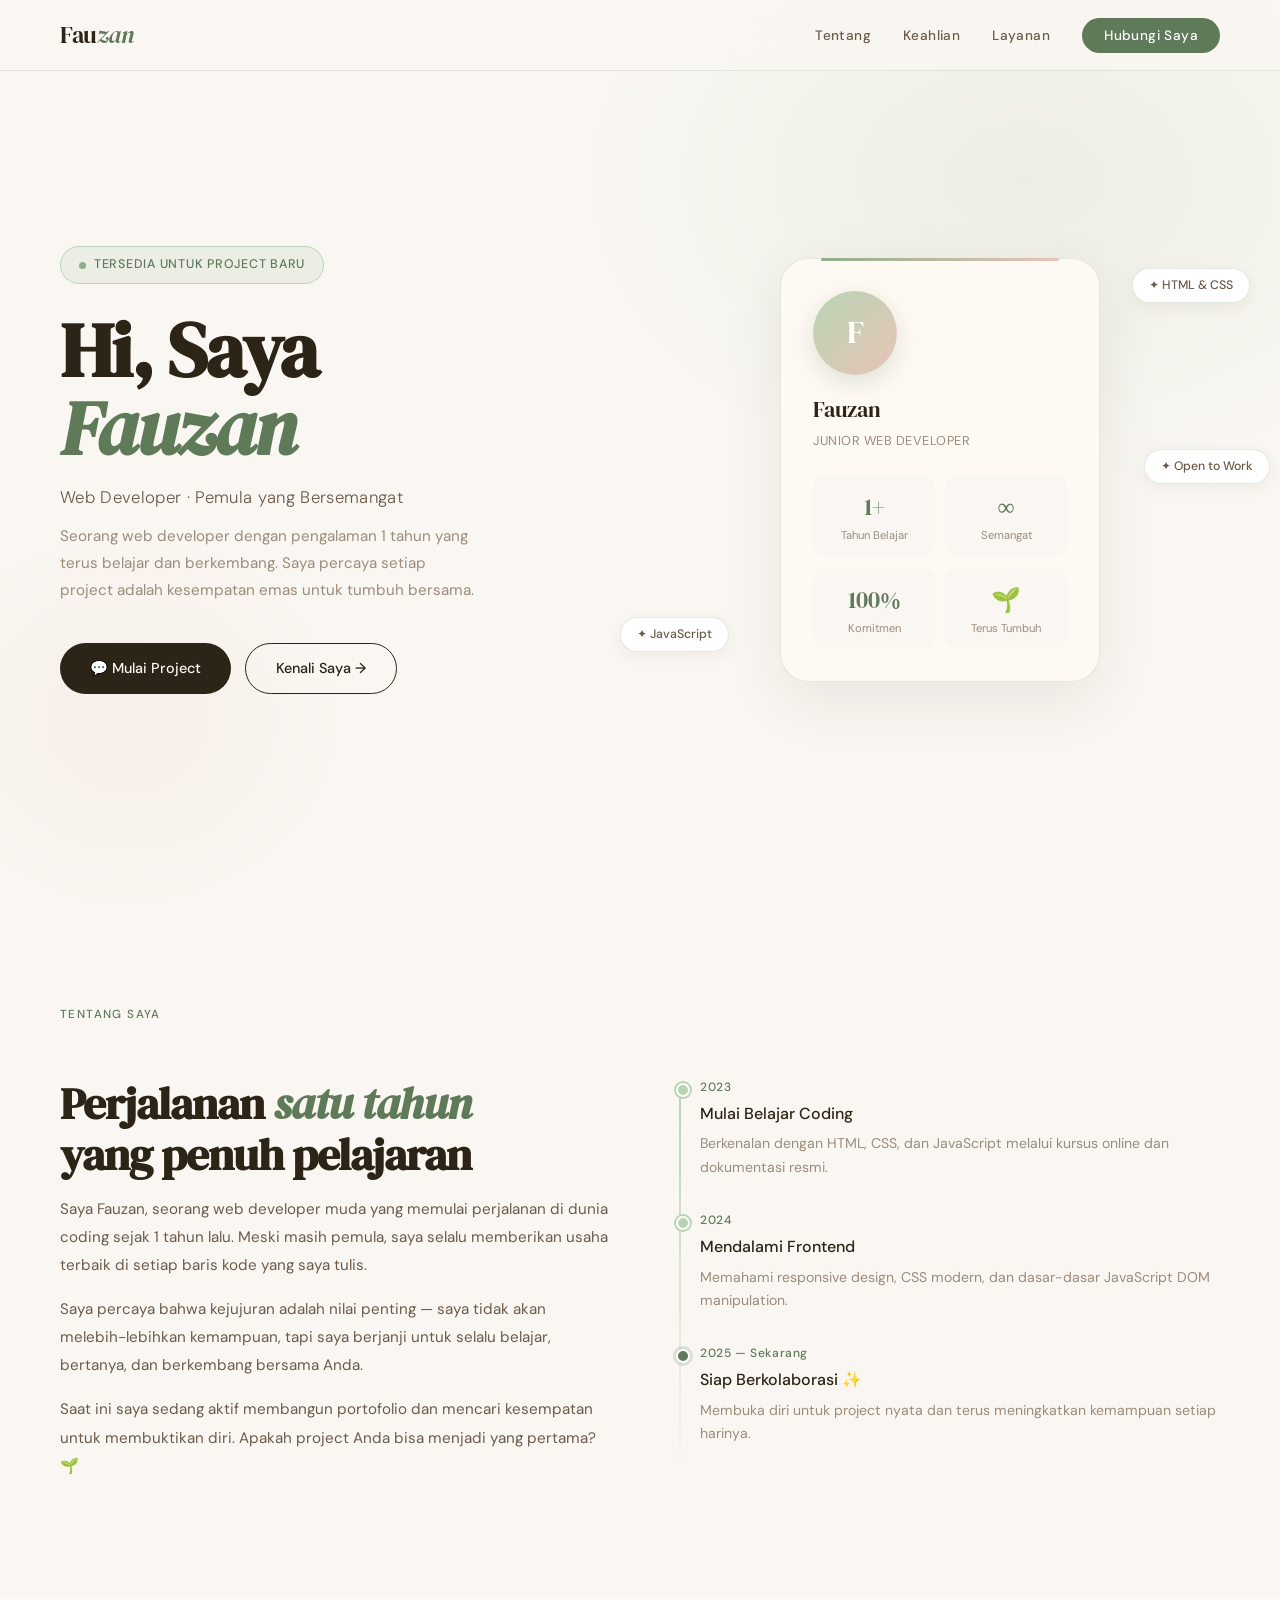
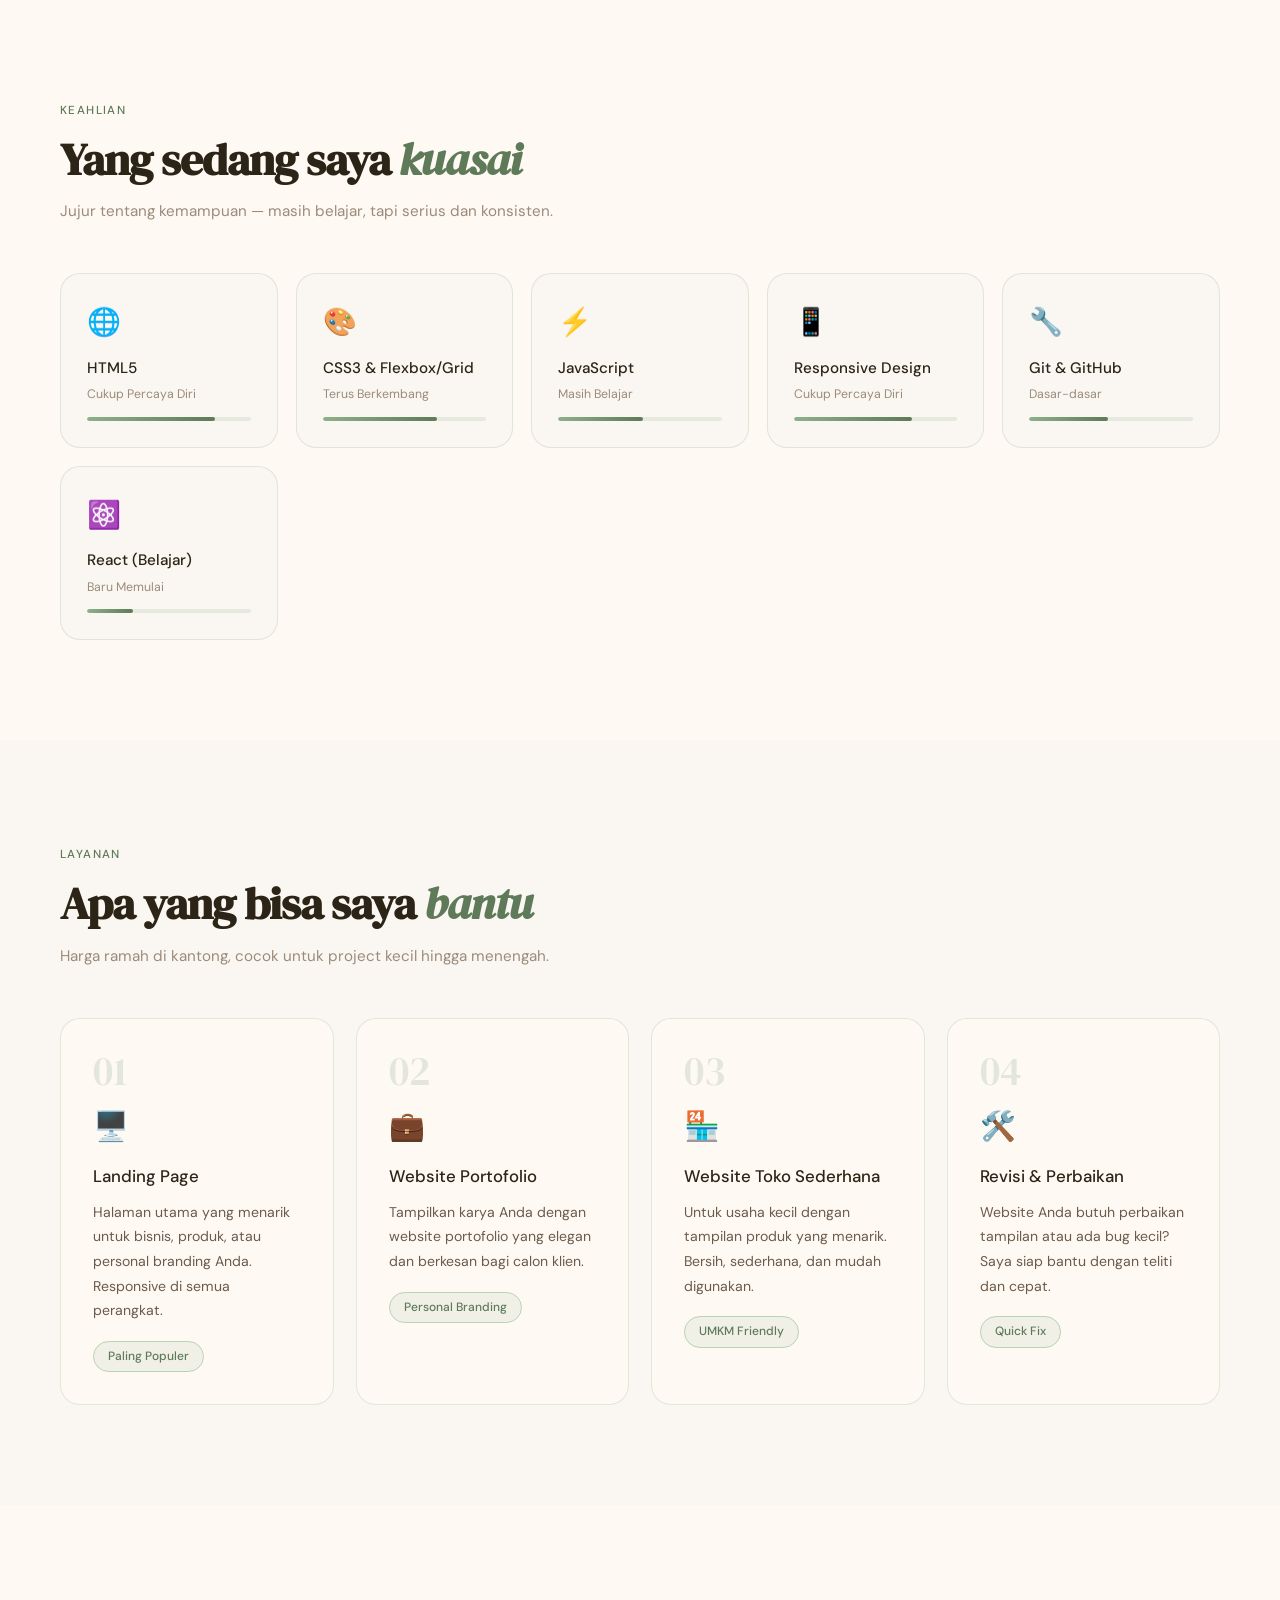
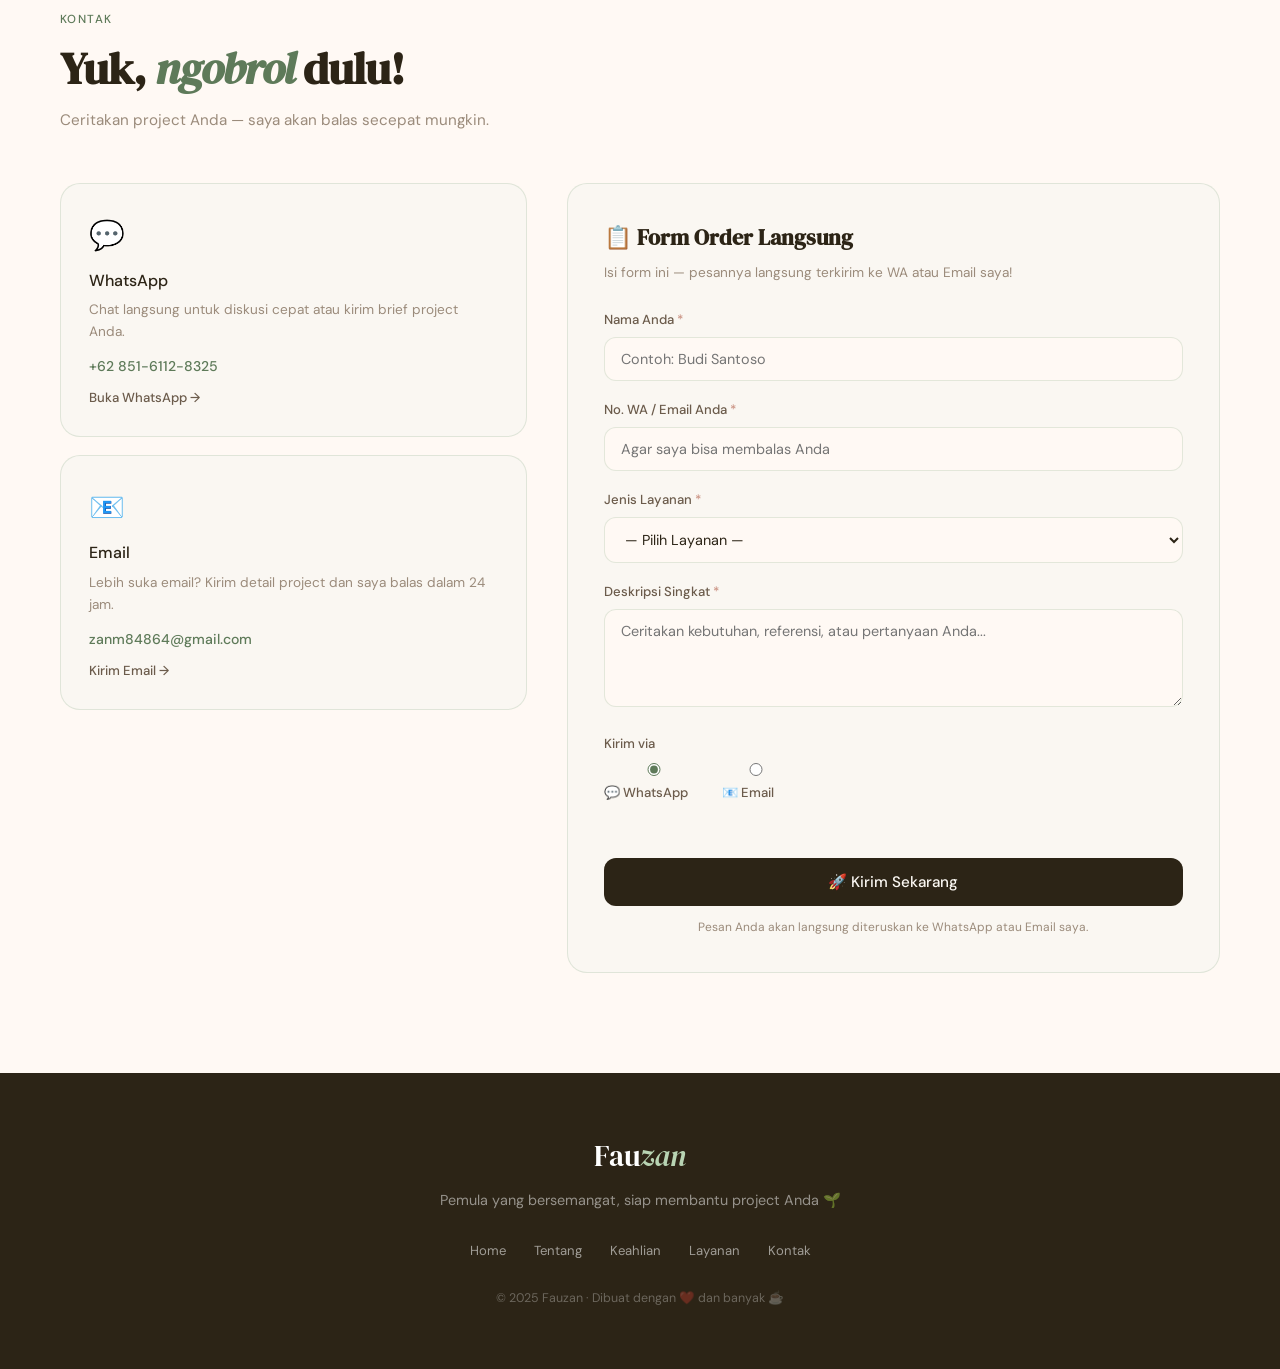
<file: fauzan-portfolio/index.html>
<!DOCTYPE html>
<html lang="id">
<head>
  <meta charset="UTF-8" />
  <meta name="viewport" content="width=device-width, initial-scale=1.0"/>
  <title>Fauzan — Web Developer</title>
  <link rel="preconnect" href="https://fonts.googleapis.com"/>
  <link href="https://fonts.googleapis.com/css2?family=DM+Serif+Display:ital@0;1&family=DM+Sans:opsz,wght@9..40,300;9..40,400;9..40,500&display=swap" rel="stylesheet"/>
  <link rel="stylesheet" href="style.css"/>
  <link rel="stylesheet" href="animations.css"/>
</head>
<body>

  <!-- NAVBAR -->
  <nav id="navbar">
    <div class="nav-logo">Fau<span>zan</span></div>
    <ul class="nav-links" id="nav-links">
      <li><a href="#about">Tentang</a></li>
      <li><a href="#skills">Keahlian</a></li>
      <li><a href="#services">Layanan</a></li>
      <li><a href="#contact" class="nav-cta">Hubungi Saya</a></li>
    </ul>
    <button class="hamburger" id="hamburger">
      <span></span><span></span><span></span>
    </button>
  </nav>

  <!-- HERO -->
  <section class="hero" id="home">
    <div class="hero-bg"></div>
    <div class="hero-left">
      <div class="hero-badge"><span class="dot"></span> Tersedia untuk project baru</div>
      <h1 class="hero-name">Hi, Saya<br><em>Fauzan</em></h1>
      <p class="hero-title">Web Developer · Pemula yang Bersemangat</p>
      <p class="hero-desc">
        Seorang web developer dengan pengalaman 1 tahun yang terus belajar dan berkembang.
        Saya percaya setiap project adalah kesempatan emas untuk tumbuh bersama.
      </p>
      <div class="hero-buttons">
        <a href="#contact" class="btn-primary">💬 Mulai Project</a>
        <a href="#about" class="btn-secondary">Kenali Saya →</a>
      </div>
    </div>
    <div class="hero-right">
      <div class="hero-card">
        <div class="card-top-bar"></div>
        <div class="avatar-ring">F</div>
        <div class="card-name">Fauzan</div>
        <div class="card-role">Junior Web Developer</div>
        <div class="card-stats">
          <div class="stat-box"><div class="stat-num">1+</div><div class="stat-label">Tahun Belajar</div></div>
          <div class="stat-box"><div class="stat-num">∞</div><div class="stat-label">Semangat</div></div>
          <div class="stat-box"><div class="stat-num">100%</div><div class="stat-label">Komitmen</div></div>
          <div class="stat-box"><div class="stat-num">🌱</div><div class="stat-label">Terus Tumbuh</div></div>
        </div>
      </div>
      <div class="floating-tag tag1">✦ HTML &amp; CSS</div>
      <div class="floating-tag tag2">✦ JavaScript</div>
      <div class="floating-tag tag3">✦ Open to Work</div>
    </div>
  </section>

  <!-- ABOUT -->
  <section id="about">
    <span class="section-label">Tentang Saya</span>
    <div class="about-grid">
      <div>
        <h2 class="section-title">Perjalanan <em>satu tahun</em><br>yang penuh pelajaran</h2>
        <div class="about-text">
          <p>Saya Fauzan, seorang web developer muda yang memulai perjalanan di dunia coding sejak 1 tahun lalu. Meski masih pemula, saya selalu memberikan usaha terbaik di setiap baris kode yang saya tulis.</p>
          <p>Saya percaya bahwa kejujuran adalah nilai penting — saya tidak akan melebih-lebihkan kemampuan, tapi saya berjanji untuk selalu belajar, bertanya, dan berkembang bersama Anda.</p>
          <p>Saat ini saya sedang aktif membangun portofolio dan mencari kesempatan untuk membuktikan diri. Apakah project Anda bisa menjadi yang pertama? 🌱</p>
        </div>
      </div>
      <div class="timeline">
        <div class="timeline-item">
          <div class="tl-dot"></div>
          <div class="tl-date">2023</div>
          <div class="tl-title">Mulai Belajar Coding</div>
          <div class="tl-desc">Berkenalan dengan HTML, CSS, dan JavaScript melalui kursus online dan dokumentasi resmi.</div>
        </div>
        <div class="timeline-item">
          <div class="tl-dot"></div>
          <div class="tl-date">2024</div>
          <div class="tl-title">Mendalami Frontend</div>
          <div class="tl-desc">Memahami responsive design, CSS modern, dan dasar-dasar JavaScript DOM manipulation.</div>
        </div>
        <div class="timeline-item last">
          <div class="tl-dot active"></div>
          <div class="tl-date">2025 — Sekarang</div>
          <div class="tl-title">Siap Berkolaborasi ✨</div>
          <div class="tl-desc">Membuka diri untuk project nyata dan terus meningkatkan kemampuan setiap harinya.</div>
        </div>
      </div>
    </div>
  </section>

  <!-- SKILLS -->
  <section id="skills" class="section-alt">
    <span class="section-label">Keahlian</span>
    <h2 class="section-title">Yang sedang saya <em>kuasai</em></h2>
    <p class="section-sub">Jujur tentang kemampuan — masih belajar, tapi serius dan konsisten.</p>
    <div class="skills-grid">
      <div class="skill-card"><div class="skill-icon">🌐</div><div class="skill-name">HTML5</div><div class="skill-level">Cukup Percaya Diri</div><div class="skill-bar"><div class="skill-fill" data-width="78"></div></div></div>
      <div class="skill-card"><div class="skill-icon">🎨</div><div class="skill-name">CSS3 &amp; Flexbox/Grid</div><div class="skill-level">Terus Berkembang</div><div class="skill-bar"><div class="skill-fill" data-width="70"></div></div></div>
      <div class="skill-card"><div class="skill-icon">⚡</div><div class="skill-name">JavaScript</div><div class="skill-level">Masih Belajar</div><div class="skill-bar"><div class="skill-fill" data-width="52"></div></div></div>
      <div class="skill-card"><div class="skill-icon">📱</div><div class="skill-name">Responsive Design</div><div class="skill-level">Cukup Percaya Diri</div><div class="skill-bar"><div class="skill-fill" data-width="72"></div></div></div>
      <div class="skill-card"><div class="skill-icon">🔧</div><div class="skill-name">Git &amp; GitHub</div><div class="skill-level">Dasar-dasar</div><div class="skill-bar"><div class="skill-fill" data-width="48"></div></div></div>
      <div class="skill-card"><div class="skill-icon">⚛️</div><div class="skill-name">React (Belajar)</div><div class="skill-level">Baru Memulai</div><div class="skill-bar"><div class="skill-fill" data-width="28"></div></div></div>
    </div>
  </section>

  <!-- SERVICES -->
  <section id="services">
    <span class="section-label">Layanan</span>
    <h2 class="section-title">Apa yang bisa saya <em>bantu</em></h2>
    <p class="section-sub">Harga ramah di kantong, cocok untuk project kecil hingga menengah.</p>
    <div class="services-grid">
      <div class="service-card">
        <div class="service-num">01</div>
        <div class="service-icon">🖥️</div>
        <h3>Landing Page</h3>
        <p>Halaman utama yang menarik untuk bisnis, produk, atau personal branding Anda. Responsive di semua perangkat.</p>
        <span class="service-tag">Paling Populer</span>
      </div>
      <div class="service-card">
        <div class="service-num">02</div>
        <div class="service-icon">💼</div>
        <h3>Website Portofolio</h3>
        <p>Tampilkan karya Anda dengan website portofolio yang elegan dan berkesan bagi calon klien.</p>
        <span class="service-tag">Personal Branding</span>
      </div>
      <div class="service-card">
        <div class="service-num">03</div>
        <div class="service-icon">🏪</div>
        <h3>Website Toko Sederhana</h3>
        <p>Untuk usaha kecil dengan tampilan produk yang menarik. Bersih, sederhana, dan mudah digunakan.</p>
        <span class="service-tag">UMKM Friendly</span>
      </div>
      <div class="service-card">
        <div class="service-num">04</div>
        <div class="service-icon">🛠️</div>
        <h3>Revisi &amp; Perbaikan</h3>
        <p>Website Anda butuh perbaikan tampilan atau ada bug kecil? Saya siap bantu dengan teliti dan cepat.</p>
        <span class="service-tag">Quick Fix</span>
      </div>
    </div>
  </section>

  <!-- CONTACT -->
  <section id="contact" class="section-alt">
    <span class="section-label">Kontak</span>
    <h2 class="section-title">Yuk, <em>ngobrol</em> dulu!</h2>
    <p class="section-sub">Ceritakan project Anda — saya akan balas secepat mungkin.</p>
    <div class="contact-wrapper">
      <div class="contact-info">
        <a href="https://wa.me/6285161128325" target="_blank" class="contact-card wa-card">
          <div class="contact-emoji">💬</div>
          <h3>WhatsApp</h3>
          <p>Chat langsung untuk diskusi cepat atau kirim brief project Anda.</p>
          <div class="contact-handle">+62 851-6112-8325</div>
          <div class="contact-arrow">Buka WhatsApp →</div>
        </a>
        <a href="mailto:zanm84864@gmail.com" class="contact-card email-card">
          <div class="contact-emoji">📧</div>
          <h3>Email</h3>
          <p>Lebih suka email? Kirim detail project dan saya balas dalam 24 jam.</p>
          <div class="contact-handle">zanm84864@gmail.com</div>
          <div class="contact-arrow">Kirim Email →</div>
        </a>
      </div>
      <div class="order-form-wrap">
        <div class="order-form">
          <h3 class="form-title">📋 Form Order Langsung</h3>
          <p class="form-sub">Isi form ini — pesannya langsung terkirim ke WA atau Email saya!</p>
          <div class="form-group">
            <label for="f-name">Nama Anda <span class="req">*</span></label>
            <input type="text" id="f-name" placeholder="Contoh: Budi Santoso"/>
          </div>
          <div class="form-group">
            <label for="f-contact">No. WA / Email Anda <span class="req">*</span></label>
            <input type="text" id="f-contact" placeholder="Agar saya bisa membalas Anda"/>
          </div>
          <div class="form-group">
            <label for="f-service">Jenis Layanan <span class="req">*</span></label>
            <select id="f-service">
              <option value="">— Pilih Layanan —</option>
              <option>Landing Page</option>
              <option>Website portofolio</option>
              <option>Website Toko Sederhana</option>
              <option>Revisi &amp; Perbaikan</option>
              <option>Lainnya</option>
            </select>
          </div>
          <div class="form-group">
            <label for="f-desc">Deskripsi Singkat <span class="req">*</span></label>
            <textarea id="f-desc" rows="4" placeholder="Ceritakan kebutuhan, referensi, atau pertanyaan Anda..."></textarea>
          </div>
          <div class="form-group">
            <label>Kirim via</label>
            <div class="send-options">
              <label class="radio-opt"><input type="radio" name="send-via" value="wa" checked/> <span>💬 WhatsApp</span></label>
              <label class="radio-opt"><input type="radio" name="send-via" value="email"/> <span>📧 Email</span></label>
            </div>
          </div>
          <div class="form-error" id="form-error"></div>
          <button class="btn-submit" id="btn-submit">🚀 Kirim Sekarang</button>
          <p class="form-note">Pesan Anda akan langsung diteruskan ke WhatsApp atau Email saya.</p>
        </div>
      </div>
    </div>
  </section>

  <!-- FOOTER -->
  <footer>
    <div class="footer-inner">
      <div class="footer-logo">Fau<span>zan</span></div>
      <p class="footer-tagline">Pemula yang bersemangat, siap membantu project Anda 🌱</p>
      <div class="footer-links">
        <a href="#home">Home</a>
        <a href="#about">Tentang</a>
        <a href="#skills">Keahlian</a>
        <a href="#services">Layanan</a>
        <a href="#contact">Kontak</a>
      </div>
      <p class="footer-copy">© 2025 Fauzan · Dibuat dengan ❤️ dan banyak ☕</p>
    </div>
  </footer>

  <script src="main.js"></script>
</body>
</html>
</file>
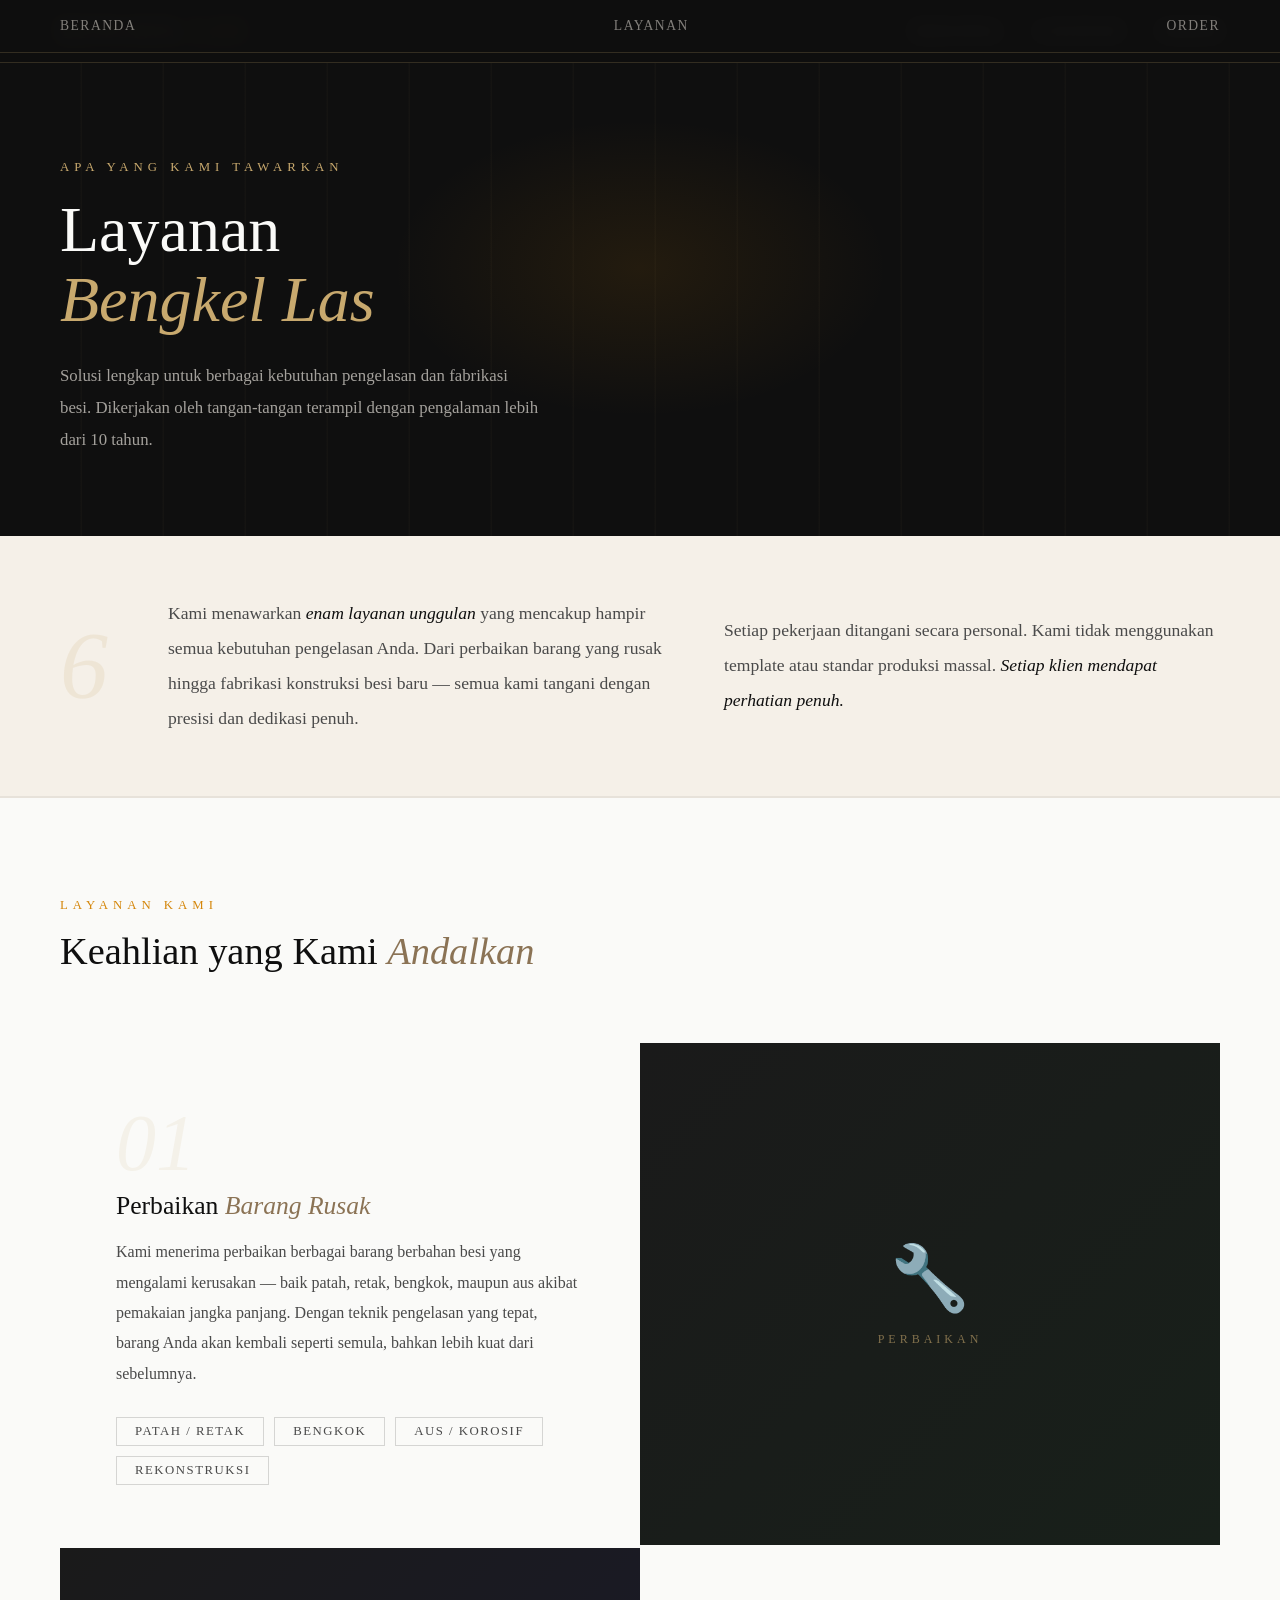
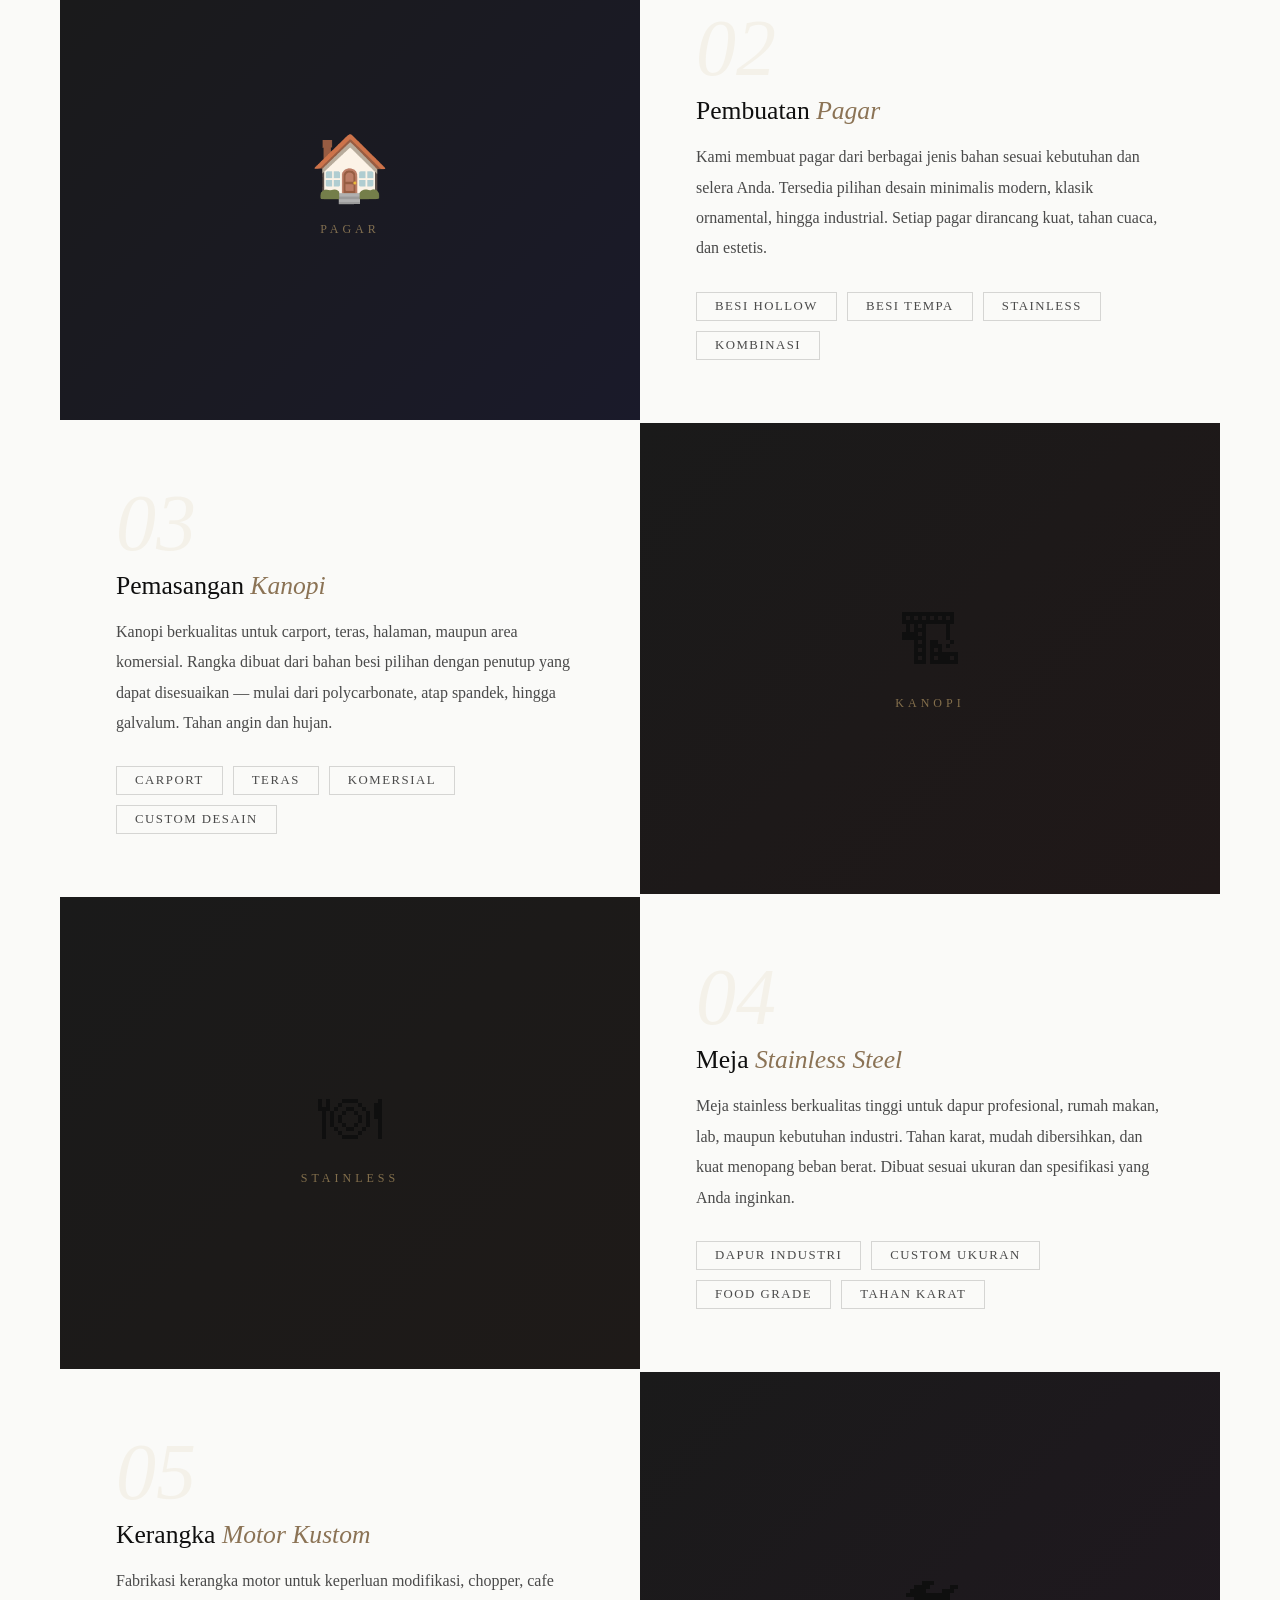
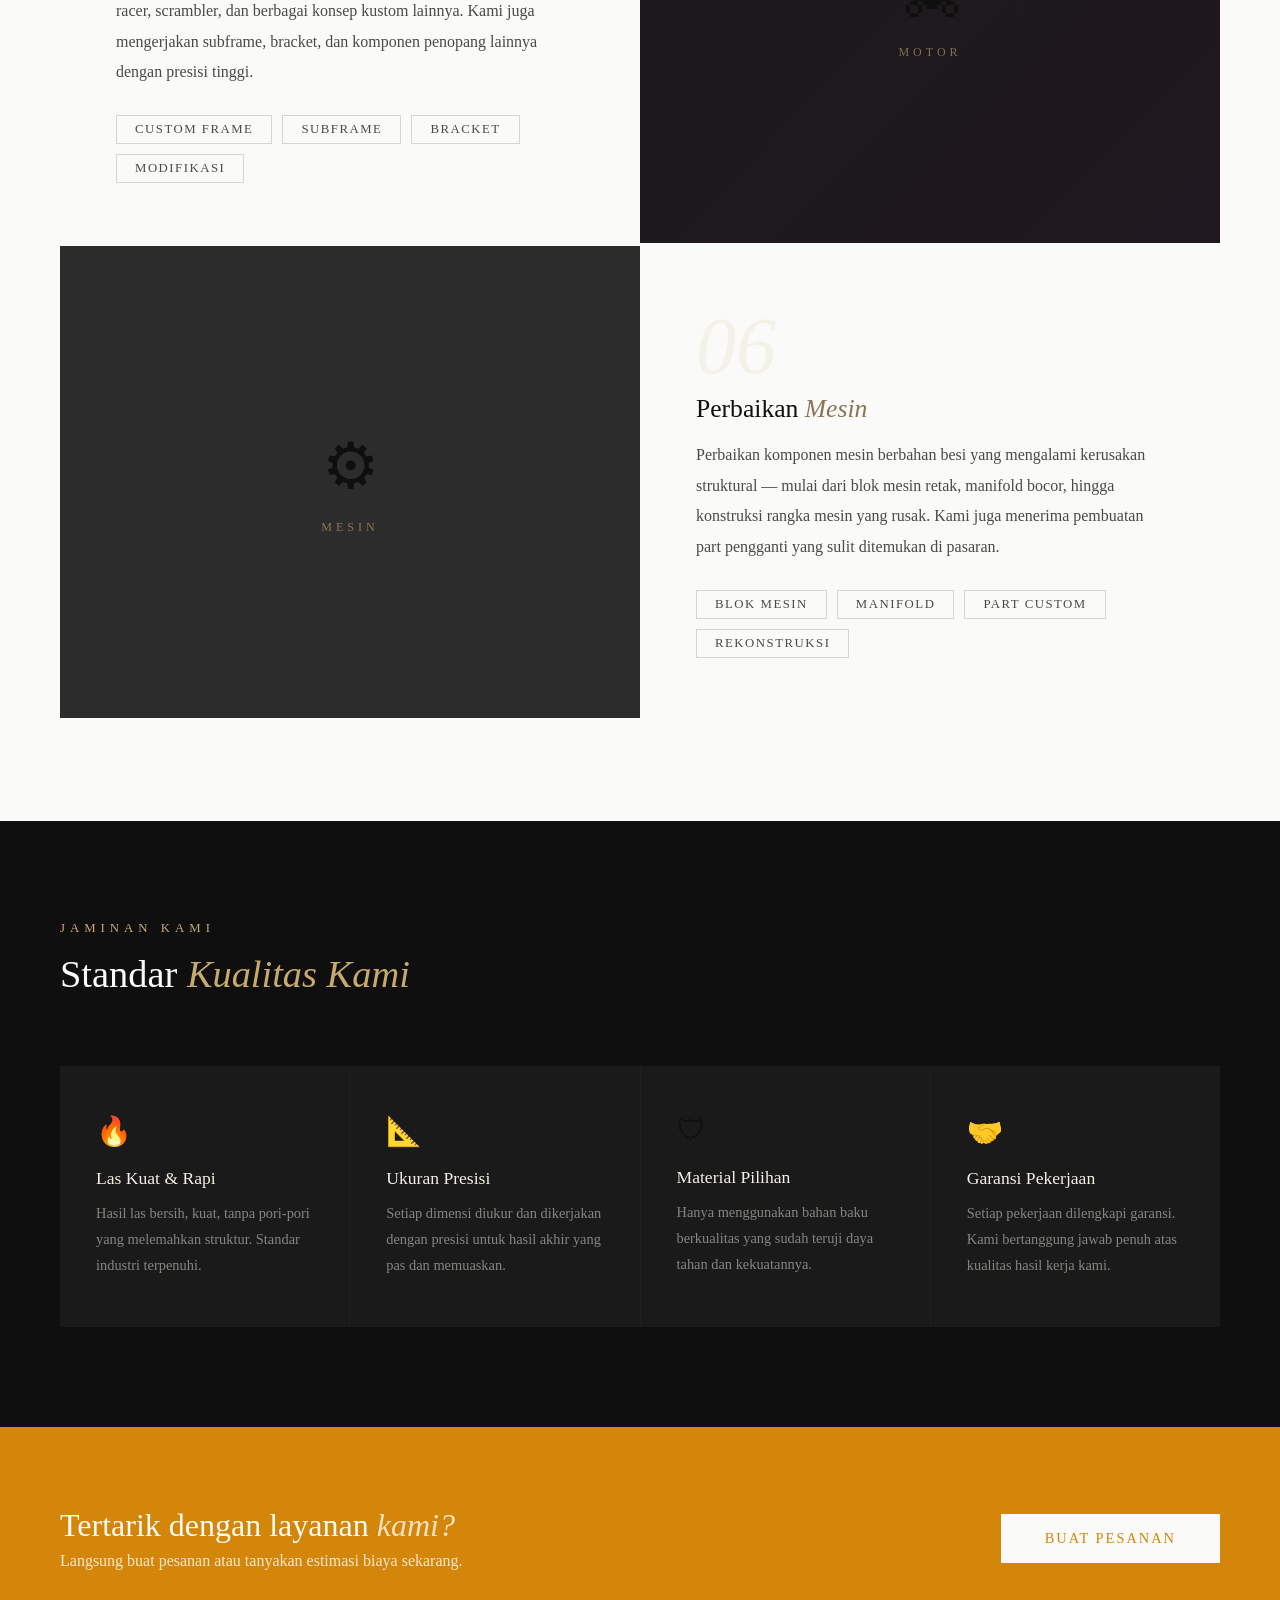
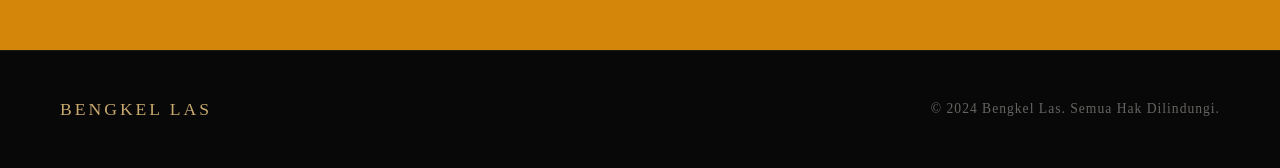
<file: bengkel-las/layanan.html>
<!DOCTYPE html>
<html lang="id">
<head>
  <meta charset="UTF-8" />
  <meta name="viewport" content="width=device-width, initial-scale=1.0" />
  <title>Bengkel Las – Layanan</title>
  <style>
    :root {
      --black: #0f0f0f;
      --dark: #1a1a1a;
      --steel: #2c2c2c;
      --mid: #4a4a4a;
      --warm: #8b7355;
      --gold: #c8a96e;
      --cream: #f5f0e8;
      --white: #fafaf8;
      --accent: #d4860a;
    }

    * { margin: 0; padding: 0; box-sizing: border-box; }
    html { scroll-behavior: smooth; }

    body {
      font-family: 'Times New Roman', Times, serif;
      background: var(--white);
      color: var(--black);
      overflow-x: hidden;
    }

    /* NAV */
    nav {
      position: fixed; top: 0; left: 0; right: 0; z-index: 100;
      display: flex; justify-content: space-between; align-items: center;
      padding: 18px 60px;
      background: rgba(15,15,15,0.95);
      backdrop-filter: blur(8px);
      border-bottom: 1px solid rgba(200,169,110,0.2);
    }

    .nav-logo {
      font-size: 1.4rem; color: var(--gold);
      letter-spacing: 3px; text-transform: uppercase; font-weight: normal;
    }
    .nav-logo span { color: var(--accent); }

    .nav-links { display: flex; gap: 40px; list-style: none; }
    .nav-links a {
      color: var(--cream); text-decoration: none;
      font-size: 0.95rem; letter-spacing: 1.5px; text-transform: uppercase;
      transition: color 0.3s; position: relative;
    }
    .nav-links a::after {
      content: ''; position: absolute; bottom: -4px; left: 0;
      width: 0; height: 1px; background: var(--gold); transition: width 0.3s;
    }
    .nav-links a:hover { color: var(--gold); }
    .nav-links a:hover::after { width: 100%; }

    /* PAGE HEADER */
    .page-header {
      padding: 160px 60px 80px;
      background: var(--black);
      position: relative; overflow: hidden;
    }

    .page-header::before {
      content: '';
      position: absolute; inset: 0;
      background: repeating-linear-gradient(
        90deg, transparent, transparent 80px,
        rgba(200,169,110,0.03) 81px, rgba(200,169,110,0.03) 82px
      );
    }

    .header-glow {
      position: absolute;
      width: 500px; height: 300px;
      background: radial-gradient(ellipse, rgba(212,134,10,0.1) 0%, transparent 70%);
      left: 50%; top: 50%; transform: translate(-50%,-50%);
    }

    .page-header-content { position: relative; z-index: 1; max-width: 600px; }

    .page-eyebrow {
      font-size: 0.8rem; letter-spacing: 5px;
      text-transform: uppercase; color: var(--gold); margin-bottom: 20px;
    }

    .page-title {
      font-size: clamp(2.5rem, 5vw, 4.5rem);
      font-weight: normal; color: var(--white); line-height: 1.1;
    }

    .page-title em { font-style: italic; color: var(--gold); display: block; }

    .page-subtitle {
      margin-top: 24px;
      font-size: 1.05rem; line-height: 1.9;
      color: rgba(245,240,232,0.65); max-width: 480px;
    }

    /* INTRO STRIP */
    .intro-strip {
      padding: 60px;
      background: var(--cream);
      display: flex; gap: 60px; align-items: center;
      border-bottom: 2px solid rgba(0,0,0,0.06);
    }

    .intro-strip p {
      font-size: 1.1rem; line-height: 2;
      color: var(--mid); flex: 1;
    }

    .intro-strip p strong {
      color: var(--black); font-weight: normal; font-style: italic;
    }

    .intro-num {
      font-size: 6rem; color: rgba(200,169,110,0.15);
      line-height: 1; flex-shrink: 0;
      font-style: italic;
    }

    /* SERVICES */
    .services-section { padding: 100px 60px; background: var(--white); }

    .section-header { margin-bottom: 70px; }

    .section-label {
      font-size: 0.8rem; letter-spacing: 5px;
      text-transform: uppercase; color: var(--accent); margin-bottom: 16px;
    }

    .section-title {
      font-size: clamp(1.8rem, 3vw, 2.8rem);
      font-weight: normal; color: var(--black);
    }
    .section-title em { font-style: italic; color: var(--warm); }

    /* SERVICE CARDS — alternating layout */
    .service-block {
      display: grid;
      grid-template-columns: 1fr 1fr;
      gap: 0;
      margin-bottom: 3px;
      background: var(--black);
    }

    .service-block:nth-child(even) { direction: rtl; }
    .service-block:nth-child(even) > * { direction: ltr; }

    .service-visual {
      background: var(--steel);
      min-height: 340px;
      display: flex; align-items: center; justify-content: center;
      position: relative; overflow: hidden;
    }

    .service-visual-inner {
      display: flex; flex-direction: column;
      align-items: center; justify-content: center;
      gap: 16px;
    }

    .service-icon-large {
      font-size: 4rem;
      filter: grayscale(0.3);
    }

    .service-visual-label {
      font-size: 0.75rem; letter-spacing: 4px;
      text-transform: uppercase; color: rgba(200,169,110,0.6);
    }

    /* Unique bg per service */
    .service-block:nth-child(1) .service-visual {
      background: linear-gradient(135deg, #1a1a1a 0%, #2a2018 100%);
    }
    .service-block:nth-child(2) .service-visual {
      background: linear-gradient(135deg, #1a1a1a 0%, #18201a 100%);
    }
    .service-block:nth-child(3) .service-visual {
      background: linear-gradient(135deg, #1a1a1a 0%, #1a1a2a 100%);
    }
    .service-block:nth-child(4) .service-visual {
      background: linear-gradient(135deg, #1a1a1a 0%, #201818 100%);
    }
    .service-block:nth-child(5) .service-visual {
      background: linear-gradient(135deg, #1a1a1a 0%, #1e1a18 100%);
    }
    .service-block:nth-child(6) .service-visual {
      background: linear-gradient(135deg, #1a1a1a 0%, #201820 100%);
    }

    .service-info {
      padding: 60px 56px;
      background: var(--white);
      display: flex; flex-direction: column; justify-content: center;
      transition: background 0.4s;
    }

    .service-info:hover { background: var(--cream); }

    .service-num {
      font-size: 5rem; font-style: italic;
      color: rgba(200,169,110,0.1); line-height: 1;
      margin-bottom: 8px;
    }

    .service-name {
      font-size: 1.6rem; font-weight: normal;
      color: var(--black); margin-bottom: 16px;
    }

    .service-name em { font-style: italic; color: var(--warm); }

    .service-desc {
      font-size: 1rem; line-height: 1.9;
      color: var(--mid); margin-bottom: 28px;
    }

    .service-tags { display: flex; flex-wrap: wrap; gap: 10px; }

    .tag {
      padding: 6px 18px;
      border: 1px solid rgba(0,0,0,0.15);
      font-size: 0.8rem; letter-spacing: 1.5px;
      text-transform: uppercase; color: var(--mid);
      transition: all 0.3s;
    }

    .tag:hover {
      background: var(--black); color: var(--gold);
      border-color: var(--black);
    }

    /* WHY CHOOSE */
    .why-section {
      padding: 100px 60px;
      background: var(--black);
    }

    .why-section .section-label { color: var(--gold); }
    .why-section .section-title { color: var(--white); }
    .why-section .section-title em { color: var(--gold); }

    .why-grid {
      margin-top: 60px;
      display: grid;
      grid-template-columns: repeat(4, 1fr);
      gap: 1px;
      background: rgba(200,169,110,0.1);
    }

    .why-item {
      padding: 48px 36px;
      background: var(--dark);
      transition: background 0.3s;
    }

    .why-item:hover { background: var(--steel); }

    .why-icon {
      font-size: 1.8rem; margin-bottom: 20px;
    }

    .why-title {
      font-size: 1.1rem; color: var(--cream);
      margin-bottom: 12px;
    }

    .why-body {
      font-size: 0.9rem; line-height: 1.8;
      color: rgba(245,240,232,0.5);
    }

    /* CTA */
    .cta-strip {
      padding: 80px 60px;
      background: var(--accent);
      display: flex;
      justify-content: space-between;
      align-items: center;
      flex-wrap: wrap; gap: 32px;
    }

    .cta-strip-text h3 {
      font-size: clamp(1.5rem, 2.5vw, 2.2rem);
      font-weight: normal; color: var(--white); margin-bottom: 8px;
    }

    .cta-strip-text h3 em { font-style: italic; color: rgba(255,255,255,0.75); }

    .cta-strip-text p {
      font-size: 1rem; color: rgba(255,255,255,0.8);
    }

    .btn-white {
      padding: 16px 44px;
      background: var(--white);
      color: var(--accent);
      text-decoration: none;
      font-family: 'Times New Roman', serif;
      font-size: 0.9rem;
      letter-spacing: 2px;
      text-transform: uppercase;
      transition: all 0.3s;
      display: inline-block;
      flex-shrink: 0;
    }

    .btn-white:hover { background: var(--black); color: var(--gold); transform: translateY(-2px); }

    /* FOOTER */
    footer {
      padding: 48px 60px;
      background: #080808;
      display: flex;
      justify-content: space-between;
      align-items: center;
      border-top: 1px solid rgba(200,169,110,0.1);
      flex-wrap: wrap; gap: 16px;
    }

    .footer-logo { font-size: 1.1rem; color: var(--gold); letter-spacing: 3px; text-transform: uppercase; }
    .footer-copy { font-size: 0.85rem; color: rgba(245,240,232,0.4); letter-spacing: 1px; }
    .footer-nav { display: flex; gap: 32px; }
    .footer-nav a {
      font-size: 0.85rem; letter-spacing: 1.5px; text-transform: uppercase;
      color: rgba(245,240,232,0.5); text-decoration: none; transition: color 0.3s;
    }
    .footer-nav a:hover { color: var(--gold); }

    @media (max-width: 768px) {
      nav { padding: 16px 24px; }
      .nav-links { gap: 20px; }
      .page-header, .intro-strip, .services-section, .why-section, .cta-strip { padding: 60px 24px; }
      .service-block { grid-template-columns: 1fr; }
      .service-block:nth-child(even) { direction: ltr; }
      .service-visual { min-height: 200px; }
      .why-grid { grid-template-columns: 1fr 1fr; }
      footer { flex-direction: column; text-align: center; padding: 32px 24px; }
      .footer-nav { flex-wrap: wrap; justify-content: center; }
    }
  </style>
</head>
<body>

<nav>
  <div class="nav-logo">Bengkel <span>Las</span></div>
  <ul class="nav-links">
    <li><a href="index.html">Beranda</a></li>
    <li><a href="layanan.html">Layanan</a></li>
    <li><a href="order.html">Order</a></li>
  </ul>
</nav>

<!-- PAGE HEADER -->
<section class="page-header">
  <div class="header-glow"></div>
  <div class="page-header-content">
    <p class="page-eyebrow">Apa Yang Kami Tawarkan</p>
    <h1 class="page-title">
      Layanan<br>
      <em>Bengkel Las</em>
    </h1>
    <p class="page-subtitle">
      Solusi lengkap untuk berbagai kebutuhan pengelasan dan fabrikasi besi.
      Dikerjakan oleh tangan-tangan terampil dengan pengalaman lebih dari 10 tahun.
    </p>
  </div>
</section>

<!-- INTRO -->
<div class="intro-strip">
  <div class="intro-num">6</div>
  <p>
    Kami menawarkan <strong>enam layanan unggulan</strong> yang mencakup hampir semua
    kebutuhan pengelasan Anda. Dari perbaikan barang yang rusak hingga fabrikasi
    konstruksi besi baru — semua kami tangani dengan presisi dan dedikasi penuh.
  </p>
  <p>
    Setiap pekerjaan ditangani secara personal. Kami tidak menggunakan template
    atau standar produksi massal. <strong>Setiap klien mendapat perhatian penuh.</strong>
  </p>
</div>

<!-- SERVICES LIST -->
<section class="services-section">
  <div class="section-header">
    <p class="section-label">Layanan Kami</p>
    <h2 class="section-title">Keahlian yang Kami <em>Andalkan</em></h2>
  </div>

  <!-- 1 -->
  <div class="service-block">
    <div class="service-visual">
      <div class="service-visual-inner">
        <div class="service-icon-large">🔧</div>
        <div class="service-visual-label">Perbaikan</div>
      </div>
    </div>
    <div class="service-info">
      <div class="service-num">01</div>
      <h3 class="service-name">Perbaikan <em>Barang Rusak</em></h3>
      <p class="service-desc">
        Kami menerima perbaikan berbagai barang berbahan besi yang mengalami kerusakan —
        baik patah, retak, bengkok, maupun aus akibat pemakaian jangka panjang. Dengan
        teknik pengelasan yang tepat, barang Anda akan kembali seperti semula, bahkan
        lebih kuat dari sebelumnya.
      </p>
      <div class="service-tags">
        <span class="tag">Patah / Retak</span>
        <span class="tag">Bengkok</span>
        <span class="tag">Aus / Korosif</span>
        <span class="tag">Rekonstruksi</span>
      </div>
    </div>
  </div>

  <!-- 2 -->
  <div class="service-block">
    <div class="service-visual">
      <div class="service-visual-inner">
        <div class="service-icon-large">🏠</div>
        <div class="service-visual-label">Pagar</div>
      </div>
    </div>
    <div class="service-info">
      <div class="service-num">02</div>
      <h3 class="service-name">Pembuatan <em>Pagar</em></h3>
      <p class="service-desc">
        Kami membuat pagar dari berbagai jenis bahan sesuai kebutuhan dan selera Anda.
        Tersedia pilihan desain minimalis modern, klasik ornamental, hingga industrial.
        Setiap pagar dirancang kuat, tahan cuaca, dan estetis.
      </p>
      <div class="service-tags">
        <span class="tag">Besi Hollow</span>
        <span class="tag">Besi Tempa</span>
        <span class="tag">Stainless</span>
        <span class="tag">Kombinasi</span>
      </div>
    </div>
  </div>

  <!-- 3 -->
  <div class="service-block">
    <div class="service-visual">
      <div class="service-visual-inner">
        <div class="service-icon-large">🏗</div>
        <div class="service-visual-label">Kanopi</div>
      </div>
    </div>
    <div class="service-info">
      <div class="service-num">03</div>
      <h3 class="service-name">Pemasangan <em>Kanopi</em></h3>
      <p class="service-desc">
        Kanopi berkualitas untuk carport, teras, halaman, maupun area komersial. Rangka
        dibuat dari bahan besi pilihan dengan penutup yang dapat disesuaikan — mulai
        dari polycarbonate, atap spandek, hingga galvalum. Tahan angin dan hujan.
      </p>
      <div class="service-tags">
        <span class="tag">Carport</span>
        <span class="tag">Teras</span>
        <span class="tag">Komersial</span>
        <span class="tag">Custom Desain</span>
      </div>
    </div>
  </div>

  <!-- 4 -->
  <div class="service-block">
    <div class="service-visual">
      <div class="service-visual-inner">
        <div class="service-icon-large">🍽</div>
        <div class="service-visual-label">Stainless</div>
      </div>
    </div>
    <div class="service-info">
      <div class="service-num">04</div>
      <h3 class="service-name">Meja <em>Stainless Steel</em></h3>
      <p class="service-desc">
        Meja stainless berkualitas tinggi untuk dapur profesional, rumah makan, lab, maupun
        kebutuhan industri. Tahan karat, mudah dibersihkan, dan kuat menopang beban berat.
        Dibuat sesuai ukuran dan spesifikasi yang Anda inginkan.
      </p>
      <div class="service-tags">
        <span class="tag">Dapur Industri</span>
        <span class="tag">Custom Ukuran</span>
        <span class="tag">Food Grade</span>
        <span class="tag">Tahan Karat</span>
      </div>
    </div>
  </div>

  <!-- 5 -->
  <div class="service-block">
    <div class="service-visual">
      <div class="service-visual-inner">
        <div class="service-icon-large">🏍</div>
        <div class="service-visual-label">Motor</div>
      </div>
    </div>
    <div class="service-info">
      <div class="service-num">05</div>
      <h3 class="service-name">Kerangka <em>Motor Kustom</em></h3>
      <p class="service-desc">
        Fabrikasi kerangka motor untuk keperluan modifikasi, chopper, cafe racer, scrambler,
        dan berbagai konsep kustom lainnya. Kami juga mengerjakan subframe, bracket, dan
        komponen penopang lainnya dengan presisi tinggi.
      </p>
      <div class="service-tags">
        <span class="tag">Custom Frame</span>
        <span class="tag">Subframe</span>
        <span class="tag">Bracket</span>
        <span class="tag">Modifikasi</span>
      </div>
    </div>
  </div>

  <!-- 6 -->
  <div class="service-block">
    <div class="service-visual">
      <div class="service-visual-inner">
        <div class="service-icon-large">⚙</div>
        <div class="service-visual-label">Mesin</div>
      </div>
    </div>
    <div class="service-info">
      <div class="service-num">06</div>
      <h3 class="service-name">Perbaikan <em>Mesin</em></h3>
      <p class="service-desc">
        Perbaikan komponen mesin berbahan besi yang mengalami kerusakan struktural —
        mulai dari blok mesin retak, manifold bocor, hingga konstruksi rangka mesin
        yang rusak. Kami juga menerima pembuatan part pengganti yang sulit ditemukan
        di pasaran.
      </p>
      <div class="service-tags">
        <span class="tag">Blok Mesin</span>
        <span class="tag">Manifold</span>
        <span class="tag">Part Custom</span>
        <span class="tag">Rekonstruksi</span>
      </div>
    </div>
  </div>

</section>

<!-- WHY -->
<section class="why-section">
  <div class="section-header">
    <p class="section-label">Jaminan Kami</p>
    <h2 class="section-title">Standar <em>Kualitas Kami</em></h2>
  </div>
  <div class="why-grid">
    <div class="why-item">
      <div class="why-icon">🔥</div>
      <div class="why-title">Las Kuat & Rapi</div>
      <div class="why-body">Hasil las bersih, kuat, tanpa pori-pori yang melemahkan struktur. Standar industri terpenuhi.</div>
    </div>
    <div class="why-item">
      <div class="why-icon">📐</div>
      <div class="why-title">Ukuran Presisi</div>
      <div class="why-body">Setiap dimensi diukur dan dikerjakan dengan presisi untuk hasil akhir yang pas dan memuaskan.</div>
    </div>
    <div class="why-item">
      <div class="why-icon">🛡</div>
      <div class="why-title">Material Pilihan</div>
      <div class="why-body">Hanya menggunakan bahan baku berkualitas yang sudah teruji daya tahan dan kekuatannya.</div>
    </div>
    <div class="why-item">
      <div class="why-icon">🤝</div>
      <div class="why-title">Garansi Pekerjaan</div>
      <div class="why-body">Setiap pekerjaan dilengkapi garansi. Kami bertanggung jawab penuh atas kualitas hasil kerja kami.</div>
    </div>
  </div>
</section>

<!-- CTA STRIP -->
<div class="cta-strip">
  <div class="cta-strip-text">
    <h3>Tertarik dengan layanan <em>kami?</em></h3>
    <p>Langsung buat pesanan atau tanyakan estimasi biaya sekarang.</p>
  </div>
  <a href="order.html" class="btn-white">Buat Pesanan</a>
</div>

<!-- FOOTER -->
<footer>
  <div class="footer-logo">Bengkel Las</div>
  <nav class="footer-nav">
    <a href="index.html">Beranda</a>
    <a href="layanan.html">Layanan</a>
    <a href="order.html">Order</a>
  </nav>
  <p class="footer-copy">© 2024 Bengkel Las. Semua Hak Dilindungi.</p>
</footer>

</body>
</html>
</file>
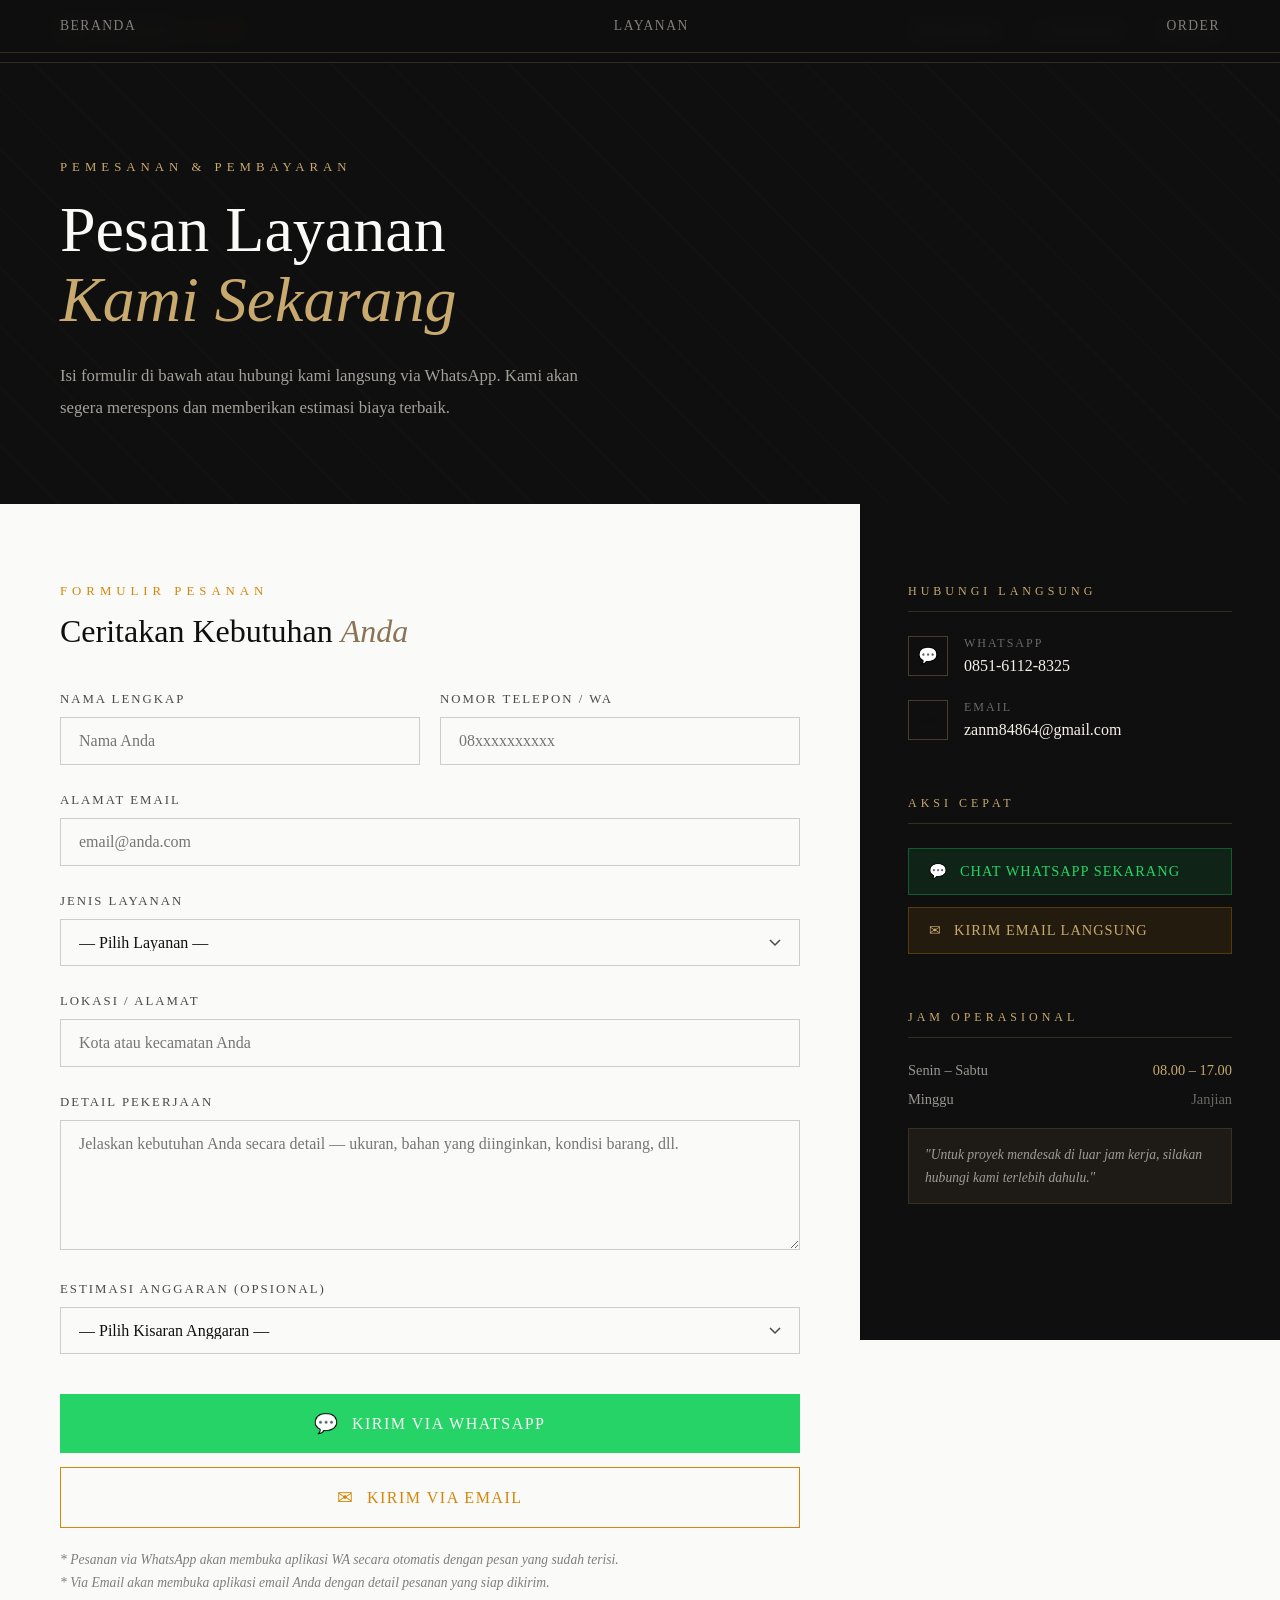
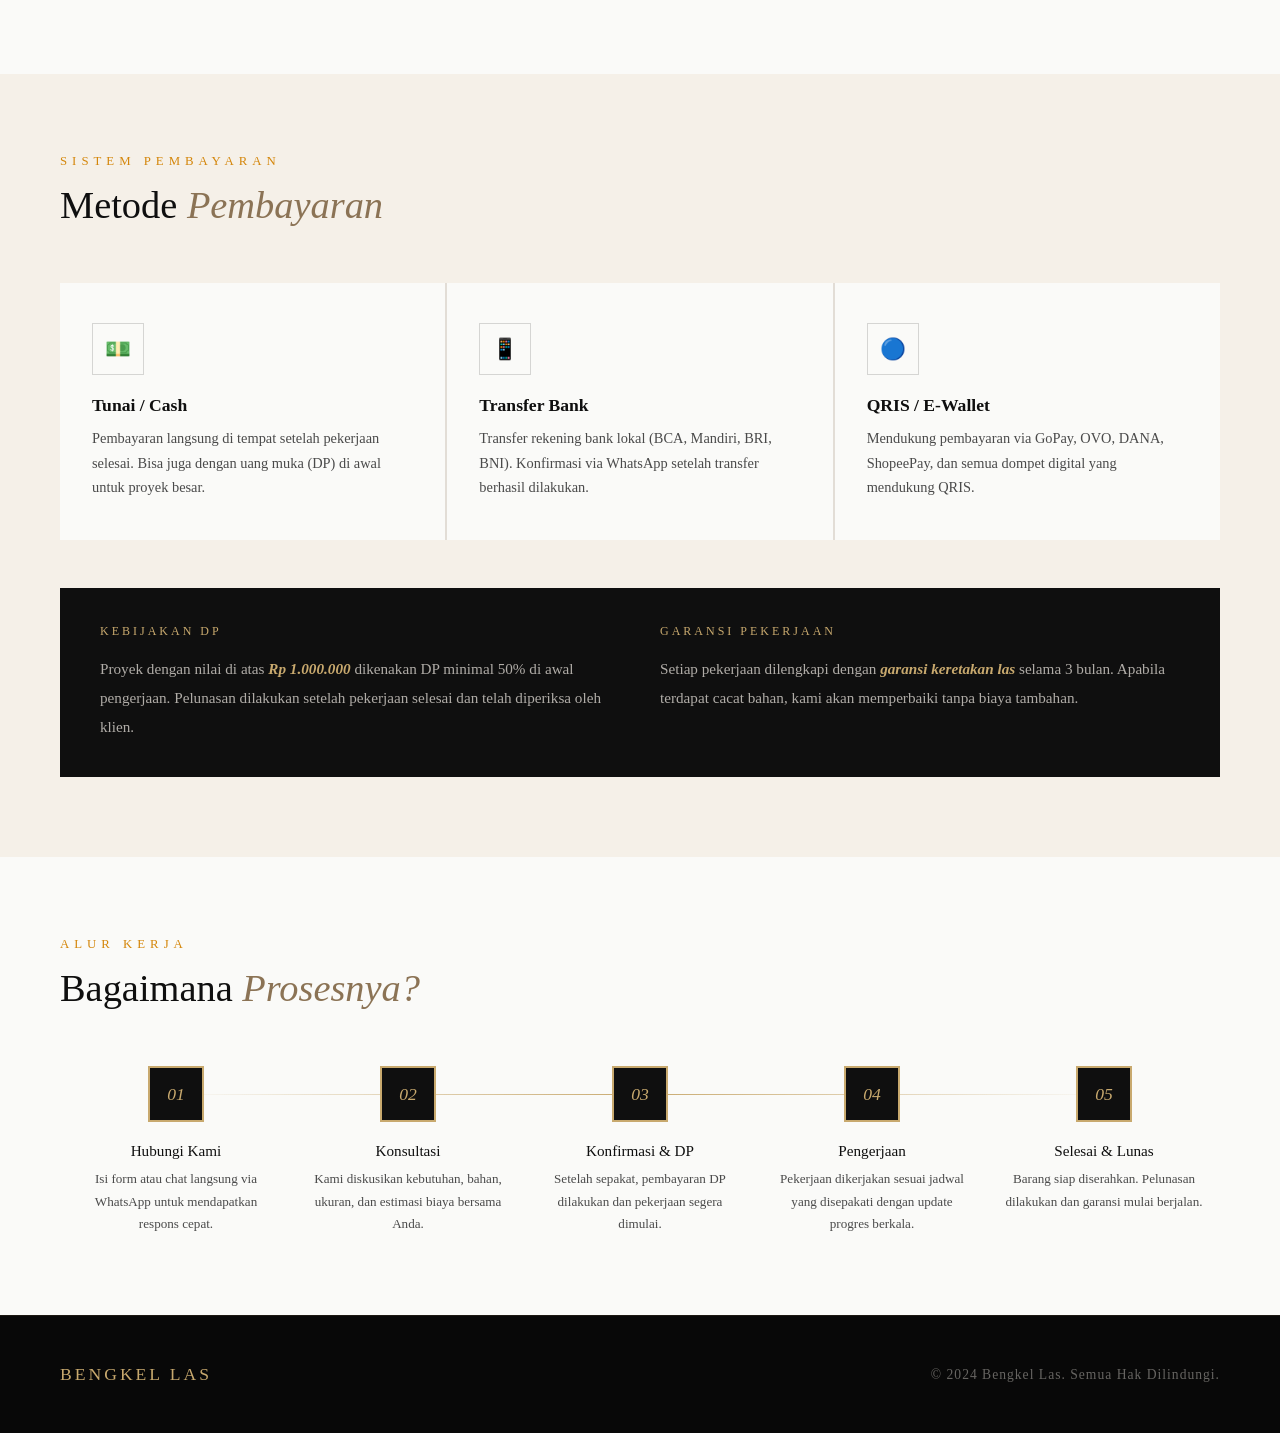
<file: bengkel-las/order.html>
<!DOCTYPE html>
<html lang="id">
<head>
  <meta charset="UTF-8" />
  <meta name="viewport" content="width=device-width, initial-scale=1.0" />
  <title>Bengkel Las – Order & Pembayaran</title>
  <style>
    :root {
      --black: #0f0f0f;
      --dark: #1a1a1a;
      --steel: #2c2c2c;
      --mid: #4a4a4a;
      --warm: #8b7355;
      --gold: #c8a96e;
      --cream: #f5f0e8;
      --white: #fafaf8;
      --accent: #d4860a;
      --green: #25d366;
      --red: #e53e3e;
    }

    * { margin: 0; padding: 0; box-sizing: border-box; }
    html { scroll-behavior: smooth; }

    body {
      font-family: 'Times New Roman', Times, serif;
      background: var(--white);
      color: var(--black);
      overflow-x: hidden;
    }

    /* NAV */
    nav {
      position: fixed; top: 0; left: 0; right: 0; z-index: 100;
      display: flex; justify-content: space-between; align-items: center;
      padding: 18px 60px;
      background: rgba(15,15,15,0.95);
      backdrop-filter: blur(8px);
      border-bottom: 1px solid rgba(200,169,110,0.2);
    }

    .nav-logo { font-size: 1.4rem; color: var(--gold); letter-spacing: 3px; text-transform: uppercase; font-weight: normal; }
    .nav-logo span { color: var(--accent); }
    .nav-links { display: flex; gap: 40px; list-style: none; }
    .nav-links a { color: var(--cream); text-decoration: none; font-size: 0.95rem; letter-spacing: 1.5px; text-transform: uppercase; transition: color 0.3s; position: relative; }
    .nav-links a::after { content: ''; position: absolute; bottom: -4px; left: 0; width: 0; height: 1px; background: var(--gold); transition: width 0.3s; }
    .nav-links a:hover { color: var(--gold); }
    .nav-links a:hover::after { width: 100%; }

    /* PAGE HEADER */
    .page-header {
      padding: 160px 60px 80px;
      background: var(--black);
      position: relative; overflow: hidden;
    }

    .page-header::before {
      content: ''; position: absolute; inset: 0;
      background: repeating-linear-gradient(45deg, transparent, transparent 40px, rgba(200,169,110,0.02) 41px, rgba(200,169,110,0.02) 42px);
    }

    .page-header-content { position: relative; z-index: 1; }

    .page-eyebrow { font-size: 0.8rem; letter-spacing: 5px; text-transform: uppercase; color: var(--gold); margin-bottom: 20px; }

    .page-title { font-size: clamp(2.5rem, 5vw, 4.5rem); font-weight: normal; color: var(--white); line-height: 1.1; }
    .page-title em { font-style: italic; color: var(--gold); display: block; }

    .page-subtitle { margin-top: 24px; font-size: 1.05rem; line-height: 1.9; color: rgba(245,240,232,0.65); max-width: 520px; }

    /* MAIN LAYOUT */
    .order-layout {
      display: grid;
      grid-template-columns: 1fr 420px;
      gap: 0;
      min-height: 100vh;
      align-items: start;
    }

    /* FORM SIDE */
    .form-side {
      padding: 80px 60px;
      background: var(--white);
    }

    .form-section-title {
      font-size: 0.8rem; letter-spacing: 5px;
      text-transform: uppercase; color: var(--accent); margin-bottom: 12px;
    }

    .form-heading {
      font-size: 2rem; font-weight: normal; color: var(--black);
      margin-bottom: 40px; line-height: 1.3;
    }

    .form-heading em { font-style: italic; color: var(--warm); }

    .form-group {
      margin-bottom: 28px;
    }

    label {
      display: block;
      font-size: 0.8rem; letter-spacing: 2px;
      text-transform: uppercase; color: var(--mid);
      margin-bottom: 10px;
    }

    input, select, textarea {
      width: 100%;
      padding: 14px 18px;
      background: transparent;
      border: 1px solid rgba(0,0,0,0.18);
      font-family: 'Times New Roman', serif;
      font-size: 1rem;
      color: var(--black);
      transition: border-color 0.3s, background 0.3s;
      outline: none;
      appearance: none;
    }

    input:focus, select:focus, textarea:focus {
      border-color: var(--accent);
      background: rgba(212,134,10,0.03);
    }

    textarea { min-height: 130px; resize: vertical; }

    select {
      cursor: pointer;
      background-image: url("data:image/svg+xml,%3Csvg xmlns='http://www.w3.org/2000/svg' width='12' height='8' viewBox='0 0 12 8'%3E%3Cpath d='M1 1l5 5 5-5' stroke='%234a4a4a' stroke-width='1.5' fill='none'/%3E%3C/svg%3E");
      background-repeat: no-repeat;
      background-position: right 18px center;
      padding-right: 44px;
    }

    .form-row { display: grid; grid-template-columns: 1fr 1fr; gap: 20px; }

    /* Submit Buttons */
    .submit-group {
      display: flex; flex-direction: column; gap: 14px;
      margin-top: 40px;
    }

    .btn-wa {
      padding: 18px 32px;
      background: var(--green);
      color: var(--white);
      border: none;
      cursor: pointer;
      font-family: 'Times New Roman', serif;
      font-size: 1rem;
      letter-spacing: 1.5px;
      text-transform: uppercase;
      display: flex; align-items: center; justify-content: center; gap: 12px;
      transition: all 0.3s;
    }

    .btn-wa:hover { background: #1ab854; transform: translateY(-2px); box-shadow: 0 8px 24px rgba(37,211,102,0.3); }

    .btn-email {
      padding: 18px 32px;
      background: transparent;
      color: var(--accent);
      border: 1px solid var(--accent);
      cursor: pointer;
      font-family: 'Times New Roman', serif;
      font-size: 1rem;
      letter-spacing: 1.5px;
      text-transform: uppercase;
      display: flex; align-items: center; justify-content: center; gap: 12px;
      transition: all 0.3s;
    }

    .btn-email:hover { background: var(--accent); color: var(--white); transform: translateY(-2px); }

    .btn-icon { font-size: 1.2rem; }

    .form-note {
      margin-top: 20px;
      font-size: 0.85rem; font-style: italic;
      color: rgba(74,74,74,0.7);
      line-height: 1.7;
    }

    /* SIDEBAR */
    .info-side {
      background: var(--black);
      padding: 80px 48px;
      position: sticky; top: 80px;
    }

    .info-section { margin-bottom: 56px; }

    .info-label {
      font-size: 0.75rem; letter-spacing: 4px;
      text-transform: uppercase; color: var(--gold); margin-bottom: 24px;
      padding-bottom: 12px; border-bottom: 1px solid rgba(200,169,110,0.2);
    }

    .contact-item {
      display: flex; align-items: flex-start; gap: 16px;
      margin-bottom: 24px;
    }

    .contact-icon {
      width: 40px; height: 40px;
      border: 1px solid rgba(200,169,110,0.3);
      display: flex; align-items: center; justify-content: center;
      font-size: 1rem; flex-shrink: 0;
      transition: all 0.3s;
    }

    .contact-item:hover .contact-icon {
      border-color: var(--gold); background: rgba(200,169,110,0.1);
    }

    .contact-detail { flex: 1; }
    .contact-type { font-size: 0.75rem; letter-spacing: 2px; text-transform: uppercase; color: rgba(245,240,232,0.4); margin-bottom: 6px; }
    .contact-value { font-size: 1rem; color: var(--cream); }

    .contact-link {
      text-decoration: none;
      color: var(--cream);
      transition: color 0.3s;
      display: block;
    }

    .contact-link:hover { color: var(--gold); }

    /* Live WA & Email action buttons */
    .action-btn {
      display: flex; align-items: center; gap: 12px;
      padding: 14px 20px;
      margin-bottom: 12px;
      text-decoration: none;
      transition: all 0.3s;
      font-size: 0.9rem; letter-spacing: 1px;
      text-transform: uppercase;
    }

    .action-wa {
      background: rgba(37,211,102,0.1);
      border: 1px solid rgba(37,211,102,0.3);
      color: var(--green);
    }

    .action-wa:hover {
      background: rgba(37,211,102,0.2);
      border-color: var(--green);
      transform: translateX(4px);
    }

    .action-email {
      background: rgba(212,134,10,0.1);
      border: 1px solid rgba(212,134,10,0.3);
      color: var(--gold);
    }

    .action-email:hover {
      background: rgba(212,134,10,0.2);
      border-color: var(--gold);
      transform: translateX(4px);
    }

    /* PAYMENT */
    .payment-section {
      padding: 80px 60px;
      background: var(--cream);
    }

    .payment-header { margin-bottom: 56px; }

    .payment-methods {
      display: grid;
      grid-template-columns: repeat(3, 1fr);
      gap: 2px;
      background: rgba(0,0,0,0.08);
      margin-bottom: 48px;
    }

    .payment-card {
      background: var(--white);
      padding: 40px 32px;
      transition: all 0.3s;
      cursor: default;
    }

    .payment-card:hover { background: var(--black); }
    .payment-card:hover .pm-name,
    .payment-card:hover .pm-desc { color: var(--cream); }
    .payment-card:hover .pm-icon { border-color: var(--gold); color: var(--gold); }

    .pm-icon {
      width: 52px; height: 52px;
      border: 1px solid rgba(0,0,0,0.15);
      display: flex; align-items: center; justify-content: center;
      font-size: 1.3rem; margin-bottom: 20px;
      transition: all 0.3s;
    }

    .pm-name { font-size: 1.1rem; color: var(--black); margin-bottom: 10px; transition: color 0.3s; }
    .pm-desc { font-size: 0.9rem; line-height: 1.7; color: var(--mid); transition: color 0.3s; }

    /* PROCESS */
    .process-section {
      padding: 80px 60px;
      background: var(--white);
    }

    .process-steps {
      display: grid;
      grid-template-columns: repeat(5, 1fr);
      gap: 0;
      position: relative;
      margin-top: 56px;
    }

    .process-steps::before {
      content: '';
      position: absolute;
      top: 28px; left: 10%; right: 10%;
      height: 1px;
      background: linear-gradient(to right, transparent, var(--gold), transparent);
    }

    .step {
      display: flex; flex-direction: column; align-items: center;
      text-align: center; padding: 0 16px;
    }

    .step-num {
      width: 56px; height: 56px;
      background: var(--black);
      color: var(--gold);
      display: flex; align-items: center; justify-content: center;
      font-size: 1.1rem; font-style: italic;
      margin-bottom: 20px; flex-shrink: 0;
      position: relative; z-index: 1;
      border: 2px solid var(--gold);
    }

    .step-title { font-size: 0.95rem; color: var(--black); margin-bottom: 8px; }
    .step-desc { font-size: 0.82rem; line-height: 1.7; color: var(--mid); }

    /* SUCCESS */
    #success-msg {
      display: none;
      padding: 20px 28px;
      background: rgba(37,211,102,0.1);
      border: 1px solid rgba(37,211,102,0.3);
      color: #1a8040;
      font-size: 0.95rem;
      margin-top: 20px;
      line-height: 1.7;
    }

    /* FOOTER */
    footer {
      padding: 48px 60px;
      background: #080808;
      display: flex;
      justify-content: space-between;
      align-items: center;
      border-top: 1px solid rgba(200,169,110,0.1);
      flex-wrap: wrap; gap: 16px;
    }

    .footer-logo { font-size: 1.1rem; color: var(--gold); letter-spacing: 3px; text-transform: uppercase; }
    .footer-copy { font-size: 0.85rem; color: rgba(245,240,232,0.4); letter-spacing: 1px; }
    .footer-nav { display: flex; gap: 32px; }
    .footer-nav a { font-size: 0.85rem; letter-spacing: 1.5px; text-transform: uppercase; color: rgba(245,240,232,0.5); text-decoration: none; transition: color 0.3s; }
    .footer-nav a:hover { color: var(--gold); }

    @media (max-width: 1024px) {
      .order-layout { grid-template-columns: 1fr; }
      .info-side { position: static; }
      .payment-methods { grid-template-columns: 1fr 1fr; }
      .process-steps { grid-template-columns: 1fr 1fr; }
      .process-steps::before { display: none; }
    }

    @media (max-width: 768px) {
      nav { padding: 16px 24px; }
      .nav-links { gap: 20px; }
      .page-header, .form-side, .info-side, .payment-section, .process-section { padding: 60px 24px; }
      .form-row { grid-template-columns: 1fr; }
      .payment-methods { grid-template-columns: 1fr; }
      .process-steps { grid-template-columns: 1fr; }
      footer { flex-direction: column; text-align: center; padding: 32px 24px; }
      .footer-nav { flex-wrap: wrap; justify-content: center; }
    }
  </style>
</head>
<body>

<nav>
  <div class="nav-logo">Bengkel <span>Las</span></div>
  <ul class="nav-links">
    <li><a href="index.html">Beranda</a></li>
    <li><a href="layanan.html">Layanan</a></li>
    <li><a href="order.html">Order</a></li>
  </ul>
</nav>

<!-- PAGE HEADER -->
<section class="page-header">
  <div class="page-header-content">
    <p class="page-eyebrow">Pemesanan & Pembayaran</p>
    <h1 class="page-title">
      Pesan Layanan<br>
      <em>Kami Sekarang</em>
    </h1>
    <p class="page-subtitle">
      Isi formulir di bawah atau hubungi kami langsung via WhatsApp.
      Kami akan segera merespons dan memberikan estimasi biaya terbaik.
    </p>
  </div>
</section>

<!-- ORDER LAYOUT -->
<div class="order-layout">

  <!-- FORM -->
  <div class="form-side">
    <p class="form-section-title">Formulir Pesanan</p>
    <h2 class="form-heading">Ceritakan Kebutuhan <em>Anda</em></h2>

    <form id="order-form" onsubmit="return false;">
      <div class="form-row">
        <div class="form-group">
          <label for="name">Nama Lengkap</label>
          <input type="text" id="name" placeholder="Nama Anda" required />
        </div>
        <div class="form-group">
          <label for="phone">Nomor Telepon / WA</label>
          <input type="tel" id="phone" placeholder="08xxxxxxxxxx" required />
        </div>
      </div>

      <div class="form-group">
        <label for="email">Alamat Email</label>
        <input type="email" id="email" placeholder="email@anda.com" />
      </div>

      <div class="form-group">
        <label for="service">Jenis Layanan</label>
        <select id="service" required>
          <option value="">— Pilih Layanan —</option>
          <option value="Perbaikan Barang Rusak">Perbaikan Barang Rusak</option>
          <option value="Pembuatan Pagar">Pembuatan Pagar</option>
          <option value="Pemasangan Kanopi">Pemasangan Kanopi</option>
          <option value="Meja Stainless Steel">Meja Stainless Steel</option>
          <option value="Kerangka Motor Kustom">Kerangka Motor Kustom</option>
          <option value="Perbaikan Mesin">Perbaikan Mesin</option>
          <option value="Lainnya">Lainnya</option>
        </select>
      </div>

      <div class="form-group">
        <label for="address">Lokasi / Alamat</label>
        <input type="text" id="address" placeholder="Kota atau kecamatan Anda" />
      </div>

      <div class="form-group">
        <label for="detail">Detail Pekerjaan</label>
        <textarea id="detail" placeholder="Jelaskan kebutuhan Anda secara detail — ukuran, bahan yang diinginkan, kondisi barang, dll." required></textarea>
      </div>

      <div class="form-group">
        <label for="budget">Estimasi Anggaran (Opsional)</label>
        <select id="budget">
          <option value="">— Pilih Kisaran Anggaran —</option>
          <option value="Di bawah Rp 500.000">Di bawah Rp 500.000</option>
          <option value="Rp 500.000 – Rp 1.000.000">Rp 500.000 – Rp 1.000.000</option>
          <option value="Rp 1.000.000 – Rp 5.000.000">Rp 1.000.000 – Rp 5.000.000</option>
          <option value="Rp 5.000.000 – Rp 10.000.000">Rp 5.000.000 – Rp 10.000.000</option>
          <option value="Di atas Rp 10.000.000">Di atas Rp 10.000.000</option>
        </select>
      </div>

      <div class="submit-group">
        <button class="btn-wa" onclick="kirimWA()">
          <span class="btn-icon">💬</span>
          Kirim via WhatsApp
        </button>
        <button class="btn-email" onclick="kirimEmail()">
          <span class="btn-icon">✉</span>
          Kirim via Email
        </button>
      </div>

      <div id="success-msg"></div>

      <p class="form-note">
        * Pesanan via WhatsApp akan membuka aplikasi WA secara otomatis dengan pesan yang sudah terisi.<br>
        * Via Email akan membuka aplikasi email Anda dengan detail pesanan yang siap dikirim.
      </p>
    </form>
  </div>

  <!-- SIDEBAR INFO -->
  <div class="info-side">
    <div class="info-section">
      <div class="info-label">Hubungi Langsung</div>

      <div class="contact-item">
        <div class="contact-icon">💬</div>
        <div class="contact-detail">
          <div class="contact-type">WhatsApp</div>
          <a href="https://wa.me/6285161128325" target="_blank" class="contact-link contact-value">
            0851-6112-8325
          </a>
        </div>
      </div>

      <div class="contact-item">
        <div class="contact-icon">✉</div>
        <div class="contact-detail">
          <div class="contact-type">Email</div>
          <a href="mailto:zanm84864@gmail.com" class="contact-link contact-value">
            zanm84864@gmail.com
          </a>
        </div>
      </div>
    </div>

    <div class="info-section">
      <div class="info-label">Aksi Cepat</div>
      <a href="https://wa.me/6285161128325?text=Halo%2C%20saya%20ingin%20konsultasi%20tentang%20layanan%20bengkel%20las" target="_blank" class="action-btn action-wa">
        <span>💬</span> Chat WhatsApp Sekarang
      </a>
      <a href="mailto:zanm84864@gmail.com?subject=Konsultasi%20Bengkel%20Las&body=Halo%2C%20saya%20ingin%20berkonsultasi%20tentang%20layanan%20bengkel%20las." class="action-btn action-email">
        <span>✉</span> Kirim Email Langsung
      </a>
    </div>

    <div class="info-section">
      <div class="info-label">Jam Operasional</div>
      <div style="display:flex; flex-direction:column; gap:12px;">
        <div style="display:flex; justify-content:space-between;">
          <span style="color:rgba(245,240,232,0.6); font-size:0.9rem;">Senin – Sabtu</span>
          <span style="color:var(--gold); font-size:0.9rem;">08.00 – 17.00</span>
        </div>
        <div style="display:flex; justify-content:space-between;">
          <span style="color:rgba(245,240,232,0.6); font-size:0.9rem;">Minggu</span>
          <span style="color:rgba(245,240,232,0.4); font-size:0.9rem;">Janjian</span>
        </div>
        <div style="margin-top:8px; padding:14px 16px; background:rgba(200,169,110,0.08); border:1px solid rgba(200,169,110,0.15);">
          <p style="font-size:0.85rem; color:rgba(245,240,232,0.6); line-height:1.7; font-style:italic;">
            "Untuk proyek mendesak di luar jam kerja, silakan hubungi kami terlebih dahulu."
          </p>
        </div>
      </div>
    </div>
  </div>
</div>

<!-- PAYMENT METHODS -->
<section class="payment-section">
  <div class="payment-header">
    <p class="section-label" style="font-size:0.8rem; letter-spacing:5px; text-transform:uppercase; color:var(--accent); margin-bottom:14px;">Sistem Pembayaran</p>
    <h2 style="font-size:clamp(1.8rem,3vw,2.5rem); font-weight:normal; color:var(--black);">Metode <em style="font-style:italic; color:var(--warm);">Pembayaran</em></h2>
  </div>

  <div class="payment-methods">
    <div class="payment-card">
      <div class="pm-icon">💵</div>
      <h3 class="pm-name">Tunai / Cash</h3>
      <p class="pm-desc">Pembayaran langsung di tempat setelah pekerjaan selesai. Bisa juga dengan uang muka (DP) di awal untuk proyek besar.</p>
    </div>
    <div class="payment-card">
      <div class="pm-icon">📱</div>
      <h3 class="pm-name">Transfer Bank</h3>
      <p class="pm-desc">Transfer rekening bank lokal (BCA, Mandiri, BRI, BNI). Konfirmasi via WhatsApp setelah transfer berhasil dilakukan.</p>
    </div>
    <div class="payment-card">
      <div class="pm-icon">🔵</div>
      <h3 class="pm-name">QRIS / E-Wallet</h3>
      <p class="pm-desc">Mendukung pembayaran via GoPay, OVO, DANA, ShopeePay, dan semua dompet digital yang mendukung QRIS.</p>
    </div>
  </div>

  <div style="padding: 36px 40px; background: var(--black); display:flex; gap:40px; align-items:flex-start; flex-wrap:wrap;">
    <div style="flex:1; min-width:240px;">
      <p style="font-size:0.75rem; letter-spacing:3px; text-transform:uppercase; color:var(--gold); margin-bottom:16px;">Kebijakan DP</p>
      <p style="font-size:0.95rem; line-height:1.9; color:rgba(245,240,232,0.7);">
        Proyek dengan nilai di atas <strong style="color:var(--gold); font-style:italic;">Rp 1.000.000</strong> dikenakan DP minimal 50% di awal pengerjaan.
        Pelunasan dilakukan setelah pekerjaan selesai dan telah diperiksa oleh klien.
      </p>
    </div>
    <div style="flex:1; min-width:240px;">
      <p style="font-size:0.75rem; letter-spacing:3px; text-transform:uppercase; color:var(--gold); margin-bottom:16px;">Garansi Pekerjaan</p>
      <p style="font-size:0.95rem; line-height:1.9; color:rgba(245,240,232,0.7);">
        Setiap pekerjaan dilengkapi dengan <strong style="color:var(--gold); font-style:italic;">garansi keretakan las</strong> selama 3 bulan.
        Apabila terdapat cacat bahan, kami akan memperbaiki tanpa biaya tambahan.
      </p>
    </div>
  </div>
</section>

<!-- PROCESS -->
<section class="process-section">
  <div style="margin-bottom:16px;">
    <p style="font-size:0.8rem; letter-spacing:5px; text-transform:uppercase; color:var(--accent); margin-bottom:14px;">Alur Kerja</p>
    <h2 style="font-size:clamp(1.8rem,3vw,2.5rem); font-weight:normal; color:var(--black);">Bagaimana <em style="font-style:italic; color:var(--warm);">Prosesnya?</em></h2>
  </div>

  <div class="process-steps">
    <div class="step">
      <div class="step-num">01</div>
      <div class="step-title">Hubungi Kami</div>
      <div class="step-desc">Isi form atau chat langsung via WhatsApp untuk mendapatkan respons cepat.</div>
    </div>
    <div class="step">
      <div class="step-num">02</div>
      <div class="step-title">Konsultasi</div>
      <div class="step-desc">Kami diskusikan kebutuhan, bahan, ukuran, dan estimasi biaya bersama Anda.</div>
    </div>
    <div class="step">
      <div class="step-num">03</div>
      <div class="step-title">Konfirmasi & DP</div>
      <div class="step-desc">Setelah sepakat, pembayaran DP dilakukan dan pekerjaan segera dimulai.</div>
    </div>
    <div class="step">
      <div class="step-num">04</div>
      <div class="step-title">Pengerjaan</div>
      <div class="step-desc">Pekerjaan dikerjakan sesuai jadwal yang disepakati dengan update progres berkala.</div>
    </div>
    <div class="step">
      <div class="step-num">05</div>
      <div class="step-title">Selesai & Lunas</div>
      <div class="step-desc">Barang siap diserahkan. Pelunasan dilakukan dan garansi mulai berjalan.</div>
    </div>
  </div>
</section>

<!-- FOOTER -->
<footer>
  <div class="footer-logo">Bengkel Las</div>
  <nav class="footer-nav">
    <a href="index.html">Beranda</a>
    <a href="layanan.html">Layanan</a>
    <a href="order.html">Order</a>
  </nav>
  <p class="footer-copy">© 2024 Bengkel Las. Semua Hak Dilindungi.</p>
</footer>

<script>
  const WA_NUMBER = '6285161128325';
  const EMAIL_ADDR = 'zanm84864@gmail.com';

  function getFormData() {
    return {
      name:    document.getElementById('name').value.trim(),
      phone:   document.getElementById('phone').value.trim(),
      email:   document.getElementById('email').value.trim(),
      service: document.getElementById('service').value,
      address: document.getElementById('address').value.trim(),
      detail:  document.getElementById('detail').value.trim(),
      budget:  document.getElementById('budget').value,
    };
  }

  function validateForm(d) {
    if (!d.name)    { alert('Nama tidak boleh kosong.'); return false; }
    if (!d.phone)   { alert('Nomor telepon tidak boleh kosong.'); return false; }
    if (!d.service) { alert('Pilih jenis layanan terlebih dahulu.'); return false; }
    if (!d.detail)  { alert('Detail pekerjaan tidak boleh kosong.'); return false; }
    return true;
  }

  function kirimWA() {
    const d = getFormData();
    if (!validateForm(d)) return;

    const msg =
      `Halo, saya ingin memesan layanan bengkel las.\n\n` +
      `*Nama:* ${d.name}\n` +
      `*No. Telepon:* ${d.phone}\n` +
      (d.email ? `*Email:* ${d.email}\n` : '') +
      `*Layanan:* ${d.service}\n` +
      (d.address ? `*Lokasi:* ${d.address}\n` : '') +
      `*Detail Pekerjaan:*\n${d.detail}\n` +
      (d.budget ? `*Estimasi Anggaran:* ${d.budget}\n` : '') +
      `\nMohon informasi estimasi biaya dan waktu pengerjaannya. Terima kasih!`;

    const url = `https://wa.me/${WA_NUMBER}?text=${encodeURIComponent(msg)}`;
    window.open(url, '_blank');

    showSuccess('Membuka WhatsApp dengan pesan yang sudah terisi. Klik Kirim untuk mengirim pesanan Anda.');
  }

  function kirimEmail() {
    const d = getFormData();
    if (!validateForm(d)) return;

    const subject = `Pesanan Bengkel Las – ${d.service} – ${d.name}`;
    const body =
      `Halo,\n\nSaya ingin memesan layanan bengkel las dengan detail berikut:\n\n` +
      `Nama          : ${d.name}\n` +
      `No. Telepon   : ${d.phone}\n` +
      (d.email ? `Email         : ${d.email}\n` : '') +
      `Jenis Layanan : ${d.service}\n` +
      (d.address ? `Lokasi        : ${d.address}\n` : '') +
      `\nDetail Pekerjaan:\n${d.detail}\n` +
      (d.budget ? `\nEstimasi Anggaran: ${d.budget}\n` : '') +
      `\nMohon informasi estimasi biaya dan waktu pengerjaan.\n\nTerima kasih,\n${d.name}`;

    const mailto = `mailto:${EMAIL_ADDR}?subject=${encodeURIComponent(subject)}&body=${encodeURIComponent(body)}`;
    window.location.href = mailto;

    showSuccess('Membuka aplikasi email Anda. Pastikan untuk mengklik "Kirim" setelah memeriksa pesan.');
  }

  function showSuccess(msg) {
    const el = document.getElementById('success-msg');
    el.textContent = '✓ ' + msg;
    el.style.display = 'block';
    setTimeout(() => { el.style.display = 'none'; }, 8000);
  }
</script>

</body>
</html>
</file>
<file: style.css>
/* ========================
   CSS VARIABLES & RESET
======================== */
:root {
  --bg: #0a0a0f;
  --bg2: #0f0f18;
  --surface: #141420;
  --surface2: #1a1a28;
  --border: rgba(255,255,255,0.07);
  --border2: rgba(255,255,255,0.12);

  --indigo: #6366f1;
  --indigo-light: #818cf8;
  --violet: #a78bfa;
  --cyan: #22d3ee;
  --emerald: #34d399;
  --rose: #fb7185;
  --amber: #fbbf24;

  --text: #f1f0ee;
  --text-muted: #8b8da0;
  --text-soft: #5c5e72;

  --radius: 16px;
  --radius-lg: 24px;
  --shadow: 0 24px 60px rgba(0,0,0,0.5);
}

*, *::before, *::after { margin: 0; padding: 0; box-sizing: border-box; }
html { scroll-behavior: smooth; }

body {
  font-family: 'Outfit', sans-serif;
  background: var(--bg);
  color: var(--text);
  overflow-x: hidden;
  line-height: 1.65;
}

/* ========================
   CUSTOM CURSOR
======================== */
.cursor {
  width: 32px; height: 32px;
  border: 1.5px solid rgba(99,102,241,0.5);
  border-radius: 50%;
  position: fixed; top: 0; left: 0;
  pointer-events: none; z-index: 9999;
  transform: translate(-50%, -50%);
  transition: transform 0.15s ease, opacity 0.3s;
}
.cursor-dot {
  width: 5px; height: 5px;
  background: var(--indigo);
  border-radius: 50%;
  position: fixed; top: 0; left: 0;
  pointer-events: none; z-index: 9999;
  transform: translate(-50%, -50%);
}
body:hover .cursor { opacity: 1; }

/* ========================
   NAVBAR
======================== */
#navbar {
  position: fixed; top: 0; width: 100%; z-index: 500;
  padding: 20px 60px;
  display: flex; justify-content: space-between; align-items: center;
  transition: all 0.4s;
}
#navbar.scrolled {
  background: rgba(10,10,15,0.85);
  backdrop-filter: blur(20px);
  padding: 14px 60px;
  border-bottom: 1px solid var(--border);
}
.nav-logo {
  font-family: 'Playfair Display', serif;
  font-size: 1.5rem;
  color: var(--text);
  font-weight: 700;
  letter-spacing: -0.5px;
}
.nav-logo span { color: var(--indigo); }
.nav-links {
  display: flex; gap: 36px; list-style: none; align-items: center;
}
.nav-links a {
  font-size: 0.88rem; color: var(--text-muted);
  text-decoration: none; font-weight: 500;
  transition: color 0.3s; letter-spacing: 0.02em;
}
.nav-links a:hover { color: var(--text); }
.nav-cta {
  padding: 9px 22px !important;
  background: var(--indigo) !important;
  color: white !important;
  border-radius: 50px;
}
.nav-cta:hover { background: var(--indigo-light) !important; }
.hamburger {
  display: none; flex-direction: column; gap: 5px;
  background: none; border: none; cursor: pointer;
}
.hamburger span {
  display: block; width: 22px; height: 2px;
  background: var(--text); border-radius: 2px;
  transition: all .3s;
}

/* ========================
   HERO
======================== */
.hero {
  min-height: 100vh;
  position: relative;
  display: flex; flex-direction: column; justify-content: center;
  padding: 0 60px;
  overflow: hidden;
}
.hero-noise {
  position: absolute; inset: 0;
  background-image: url("data:image/svg+xml,%3Csvg viewBox='0 0 256 256' xmlns='http://www.w3.org/2000/svg'%3E%3Cfilter id='noise'%3E%3CfeTurbulence type='fractalNoise' baseFrequency='0.9' numOctaves='4' stitchTiles='stitch'/%3E%3C/filter%3E%3Crect width='100%25' height='100%25' filter='url(%23noise)' opacity='0.035'/%3E%3C/svg%3E");
  pointer-events: none;
}
.hero-orb {
  position: absolute; border-radius: 50%;
  filter: blur(100px); pointer-events: none;
}
.orb1 {
  width: 600px; height: 600px;
  background: radial-gradient(circle, rgba(99,102,241,0.18), transparent);
  top: -200px; right: -100px;
}
.orb2 {
  width: 400px; height: 400px;
  background: radial-gradient(circle, rgba(167,139,250,0.12), transparent);
  bottom: -100px; left: -100px;
}
.orb3 {
  width: 300px; height: 300px;
  background: radial-gradient(circle, rgba(34,211,238,0.08), transparent);
  top: 50%; right: 40%;
}
.hero-inner {
  position: relative; z-index: 2;
  display: grid; grid-template-columns: 1.1fr 1fr;
  gap: 60px; align-items: center;
  max-width: 1200px; margin: 0 auto; width: 100%;
  padding-top: 80px;
}
.hero-status {
  display: inline-flex; align-items: center; gap: 8px;
  padding: 8px 18px;
  background: rgba(52,211,153,0.1);
  border: 1px solid rgba(52,211,153,0.25);
  border-radius: 50px;
  font-size: 0.78rem; color: var(--emerald);
  font-weight: 500; letter-spacing: 0.05em;
  text-transform: uppercase; margin-bottom: 32px;
}
.status-dot {
  width: 6px; height: 6px;
  background: var(--emerald);
  border-radius: 50%;
  animation: pulse-dot 2s infinite;
}
@keyframes pulse-dot {
  0%, 100% { box-shadow: 0 0 0 0 rgba(52,211,153,0.5); }
  50% { box-shadow: 0 0 0 6px rgba(52,211,153,0); }
}
.hero-headline {
  font-family: 'Playfair Display', serif;
  font-size: clamp(3.2rem, 5.5vw, 5rem);
  line-height: 1.05;
  font-weight: 700;
  letter-spacing: -2px;
  margin-bottom: 24px;
}
.hero-headline em { color: var(--indigo-light); font-style: italic; }
.line-wrap { overflow: hidden; display: block; }
.line-reveal {
  display: block;
  animation: slideUp 0.9s cubic-bezier(0.16,1,0.3,1) both;
}
.line-wrap:nth-child(1) .line-reveal { animation-delay: 0.1s; }
.line-wrap:nth-child(2) .line-reveal { animation-delay: 0.2s; }
.line-wrap:nth-child(3) .line-reveal { animation-delay: 0.3s; }
@keyframes slideUp {
  from { transform: translateY(100%); opacity: 0; }
  to { transform: translateY(0); opacity: 1; }
}
.hero-sub {
  font-size: 1.05rem; color: var(--text-muted); line-height: 1.8;
  max-width: 460px; margin-bottom: 40px;
  animation: fadeIn 1s 0.5s both;
}
@keyframes fadeIn {
  from { opacity: 0; transform: translateY(16px); }
  to { opacity: 1; transform: translateY(0); }
}
.hero-actions {
  display: flex; gap: 14px; flex-wrap: wrap; margin-bottom: 52px;
  animation: fadeIn 1s 0.6s both;
}
.btn-main {
  padding: 14px 32px;
  background: var(--indigo);
  color: white; border-radius: 50px;
  font-size: 0.92rem; font-weight: 600;
  text-decoration: none; display: inline-flex; align-items: center; gap: 10px;
  transition: all 0.3s;
}
.btn-main:hover { background: var(--indigo-light); transform: translateY(-2px); box-shadow: 0 12px 32px rgba(99,102,241,0.4); }
.btn-ghost {
  padding: 14px 32px;
  background: transparent; color: var(--text);
  border: 1.5px solid var(--border2);
  border-radius: 50px; font-size: 0.92rem; font-weight: 500;
  text-decoration: none; display: inline-flex; align-items: center;
  transition: all 0.3s;
}
.btn-ghost:hover { border-color: var(--indigo); color: var(--indigo-light); transform: translateY(-2px); }
.hero-meta {
  display: flex; align-items: center; gap: 28px;
  animation: fadeIn 1s 0.8s both;
}
.meta-item { display: flex; flex-direction: column; gap: 2px; }
.meta-num {
  font-family: 'Playfair Display', serif;
  font-size: 1.6rem; font-weight: 700; color: var(--text);
  line-height: 1;
}
.meta-label { font-size: 0.75rem; color: var(--text-soft); text-transform: uppercase; letter-spacing: 0.08em; }
.meta-div { width: 1px; height: 36px; background: var(--border2); }

/* HERO VISUAL */
.hero-right {
  position: relative; display: flex; justify-content: center; align-items: center;
  animation: fadeIn 1s 0.4s both;
}
.hero-visual { position: relative; width: 380px; height: 420px; }
.visual-card {
  background: var(--surface);
  border: 1px solid var(--border2);
  border-radius: var(--radius);
  position: absolute;
}
.main-card {
  width: 320px; top: 40px; left: 30px;
  padding: 20px; z-index: 2;
  box-shadow: 0 30px 80px rgba(0,0,0,0.5);
}
.card-header {
  display: flex; align-items: center; gap: 10px; margin-bottom: 16px;
}
.dots { display: flex; gap: 5px; }
.dots span { width: 10px; height: 10px; border-radius: 50%; }
.dots span:nth-child(1) { background: #ff5f57; }
.dots span:nth-child(2) { background: #febc2e; }
.dots span:nth-child(3) { background: #28c840; }
.card-label { font-size: 0.75rem; color: var(--text-soft); margin-left: auto; font-family: monospace; }
.code-block {
  font-family: 'Courier New', monospace;
  font-size: 0.75rem; line-height: 1.9;
  background: var(--bg2); border-radius: 10px; padding: 14px;
}
.c-tag { color: var(--rose); }
.c-attr { color: var(--indigo-light); }
.c-str { color: var(--amber); }
.c-text { color: var(--text); }
.side-card {
  padding: 12px 18px;
  display: flex; align-items: center; gap: 10px;
  font-size: 0.8rem; color: var(--text-muted);
  font-weight: 500;
}
.pill-icon { font-size: 1.2rem; }
.card-a { bottom: 80px; left: 0; animation: float 4s ease-in-out infinite; }
.card-b { bottom: 20px; right: 0; animation: float 4s 1.5s ease-in-out infinite; }
.card-c { top: 10px; right: 20px; animation: float 4s 0.8s ease-in-out infinite; }
@keyframes float {
  0%, 100% { transform: translateY(0); }
  50% { transform: translateY(-8px); }
}
.avatar-blob {
  position: absolute; bottom: 100px; right: 30px; z-index: 3;
  width: 70px; height: 70px; border-radius: 50%;
  background: linear-gradient(135deg, var(--indigo), var(--violet));
  display: flex; align-items: center; justify-content: center;
  font-family: 'Playfair Display', serif; font-size: 1.6rem; color: white;
  font-weight: 700; box-shadow: 0 12px 32px rgba(99,102,241,0.4);
}

/* SCROLL HINT */
.scroll-hint {
  position: absolute; bottom: 32px; left: 60px;
  display: flex; flex-direction: column; align-items: center; gap: 10px;
  z-index: 2; opacity: 0.4;
}
.scroll-line {
  width: 1px; height: 40px;
  background: linear-gradient(to bottom, transparent, var(--text));
  animation: scrollAnim 2s infinite;
}
@keyframes scrollAnim {
  0% { transform: scaleY(0); transform-origin: top; }
  50% { transform: scaleY(1); transform-origin: top; }
  51% { transform: scaleY(1); transform-origin: bottom; }
  100% { transform: scaleY(0); transform-origin: bottom; }
}
.scroll-hint span { font-size: 0.7rem; letter-spacing: 0.15em; text-transform: uppercase; color: var(--text-muted); }

/* ========================
   COMMON SECTION STYLES
======================== */
section { padding: 100px 60px; max-width: 1300px; margin: 0 auto; }
.section-tag {
  display: inline-block; font-size: 0.72rem; font-weight: 600;
  letter-spacing: 0.14em; text-transform: uppercase;
  color: var(--indigo-light); margin-bottom: 16px;
  background: rgba(99,102,241,0.1); border: 1px solid rgba(99,102,241,0.2);
  padding: 5px 14px; border-radius: 50px;
}
.section-title {
  font-family: 'Playfair Display', serif;
  font-size: clamp(2rem, 3.5vw, 2.8rem);
  font-weight: 700; line-height: 1.15;
  letter-spacing: -1px; color: var(--text); margin-bottom: 14px;
}
.section-title em { font-style: italic; color: var(--indigo-light); }
.section-desc { font-size: 0.95rem; color: var(--text-muted); max-width: 500px; margin-bottom: 60px; }

/* SCROLL REVEAL */
.reveal {
  opacity: 0; transform: translateY(28px);
  transition: opacity 0.75s ease, transform 0.75s ease;
}
.reveal.visible { opacity: 1; transform: translateY(0); }

/* ========================
   WORK SECTION
======================== */
#work { max-width: 1300px; }
.work-header { margin-bottom: 60px; }

.projects-list { display: flex; flex-direction: column; gap: 0; }
.project-item {
  display: grid; grid-template-columns: auto 1fr 1fr;
  gap: 40px 50px; align-items: start;
  padding: 60px 0; border-top: 1px solid var(--border);
  position: relative;
}
.project-item:last-child { border-bottom: 1px solid var(--border); }
.project-meta { display: flex; flex-direction: column; gap: 16px; padding-top: 4px; min-width: 60px; }
.project-num {
  font-family: 'Playfair Display', serif;
  font-size: 3.5rem; font-weight: 700; color: var(--border2);
  line-height: 1;
}
.project-tags-list { display: flex; flex-direction: column; gap: 6px; }
.ptag {
  display: inline-block; padding: 4px 12px;
  background: var(--surface); border: 1px solid var(--border2);
  border-radius: 50px; font-size: 0.72rem;
  color: var(--text-muted); font-weight: 500;
}
.project-content { padding-top: 4px; }
.project-title {
  font-family: 'Playfair Display', serif;
  font-size: 1.7rem; font-weight: 700;
  color: var(--text); margin-bottom: 14px;
  line-height: 1.25; letter-spacing: -0.5px;
}
.project-desc { font-size: 0.9rem; color: var(--text-muted); line-height: 1.8; margin-bottom: 24px; }
.project-highlights { display: flex; flex-direction: column; gap: 8px; margin-bottom: 28px; }
.highlight-item {
  font-size: 0.85rem; color: var(--text-muted); display: flex; align-items: center; gap: 8px;
}
.highlight-item span { color: var(--emerald); font-size: 1rem; }
.project-link {
  display: inline-flex; align-items: center; gap: 8px;
  font-size: 0.9rem; font-weight: 600;
  color: var(--indigo-light); text-decoration: none;
  border-bottom: 1px solid rgba(129,140,248,0.3);
  padding-bottom: 2px; transition: all 0.3s;
}
.project-link:hover { color: var(--text); border-color: var(--text); }

/* PROJECT PREVIEW */
.project-preview {}
.preview-window {
  border-radius: var(--radius-lg); overflow: hidden;
  background: var(--surface);
  border: 1px solid var(--border2);
  box-shadow: var(--shadow);
}
.preview-bar {
  padding: 10px 14px; background: var(--surface2);
  display: flex; gap: 6px; align-items: center;
  border-bottom: 1px solid var(--border);
}
.preview-bar span { width: 10px; height: 10px; border-radius: 50%; }
.preview-bar span:nth-child(1) { background: #ff5f57; }
.preview-bar span:nth-child(2) { background: #febc2e; }
.preview-bar span:nth-child(3) { background: #28c840; }
.preview-screen {
  height: 280px; overflow: hidden; position: relative;
}

/* BENGKEL PREVIEW */
.bengkel-preview {
  background: #0f0f0f; padding: 0; font-family: 'Times New Roman', serif;
}
.prev-nav {
  background: rgba(15,15,15,0.95); border-bottom: 1px solid rgba(200,169,110,0.2);
  padding: 10px 16px; display: flex; justify-content: space-between; align-items: center;
}
.prev-logo { color: #c8a96e; font-size: 0.9rem; letter-spacing: 2px; text-transform: uppercase; }
.prev-logo span { color: #d4860a; }
.prev-nav-links { display: flex; gap: 12px; }
.prev-nav-links span { display: block; width: 28px; height: 1px; background: rgba(245,240,232,0.3); }
.prev-hero {
  padding: 24px 16px; position: relative;
  background: linear-gradient(135deg, #0f0f0f 0%, #1a1a1a 100%);
}
.prev-spark {
  position: absolute; width: 1px; height: 40px;
  background: linear-gradient(to bottom, #d4860a, transparent);
}
.ps1 { left: 20%; top: 10%; animation: spark-prev 3s infinite; }
.ps2 { left: 70%; top: 30%; animation: spark-prev 3s 1.2s infinite; }
@keyframes spark-prev {
  0%, 100% { opacity: 0; }
  50% { opacity: 1; }
}
.prev-eyebrow { font-size: 0.6rem; color: #c8a96e; letter-spacing: 4px; text-transform: uppercase; margin-bottom: 8px; }
.prev-h1 { font-size: 1.4rem; color: #fafaf8; line-height: 1.2; margin-bottom: 12px; }
.prev-h1 em { color: #c8a96e; font-style: italic; }
.prev-tags { display: flex; gap: 8px; }
.prev-badge {
  padding: 4px 12px; border: 1px solid rgba(200,169,110,0.4);
  color: #c8a96e; font-size: 0.6rem; letter-spacing: 1.5px; text-transform: uppercase;
}
.prev-stats {
  display: grid; grid-template-columns: repeat(4,1fr); gap: 1px;
  background: rgba(200,169,110,0.1);
  border-top: 1px solid rgba(200,169,110,0.15);
  position: absolute; bottom: 0; left: 0; right: 0;
}
.prev-stat {
  background: #1a1a1a; padding: 10px 8px; text-align: center;
  display: flex; flex-direction: column; gap: 2px;
}
.prev-stat b { color: #c8a96e; font-size: 0.85rem; }
.prev-stat small { color: rgba(245,240,232,0.4); font-size: 0.55rem; text-transform: uppercase; }

/* PORTFOLIO PREVIEW */
.portfolio-preview {
  background: #FAF7F2; padding: 0; font-family: 'DM Sans', sans-serif; position: relative;
}
.pp-nav {
  background: rgba(250,247,242,0.9); padding: 10px 16px;
  display: flex; justify-content: space-between; align-items: center;
  border-bottom: 1px solid rgba(143,175,138,0.2);
}
.pp-logo { font-size: 0.9rem; color: #2C2416; }
.pp-logo em { color: #5E7A59; font-style: italic; }
.pp-links { display: flex; gap: 10px; }
.pp-links span { display: block; width: 24px; height: 8px; background: rgba(44,36,22,0.12); border-radius: 4px; }
.pp-hero { padding: 24px 16px; background: #FAF7F2; }
.pp-badge {
  display: inline-flex; align-items: center; gap: 5px;
  padding: 4px 12px; background: rgba(143,175,138,0.12);
  border: 1px solid #B8D4B3; border-radius: 50px;
  font-size: 0.6rem; color: #5E7A59; margin-bottom: 10px;
}
.pp-h1 { font-size: 1.6rem; color: #2C2416; line-height: 1.15; margin-bottom: 4px; }
.pp-h1 em { color: #5E7A59; font-style: italic; }
.pp-sub { font-size: 0.65rem; color: #9B8B7B; margin-bottom: 14px; }
.pp-btns { display: flex; gap: 8px; }
.pp-btn-p { padding: 5px 14px; background: #2C2416; color: #FAF7F2; border-radius: 50px; font-size: 0.6rem; }
.pp-btn-s { padding: 5px 14px; border: 1px solid #2C2416; color: #2C2416; border-radius: 50px; font-size: 0.6rem; }
.pp-card-float {
  position: absolute; right: 16px; top: 40px;
  background: #FFF9F4; border: 1px solid rgba(143,175,138,0.25);
  border-radius: 16px; padding: 14px 12px; text-align: center;
  box-shadow: 0 12px 32px rgba(44,36,22,0.08); width: 90px;
}
.pp-card-avatar {
  width: 36px; height: 36px; border-radius: 50%;
  background: linear-gradient(135deg, #B8D4B3, #E8C4B8);
  display: flex; align-items: center; justify-content: center;
  color: white; font-size: 0.9rem; margin: 0 auto 6px;
}
.pp-card-name { font-size: 0.65rem; color: #2C2416; font-weight: 600; }
.pp-card-role { font-size: 0.55rem; color: #9B8B7B; text-transform: uppercase; letter-spacing: 0.05em; }

.project-reverse { direction: rtl; }
.project-reverse > * { direction: ltr; }

.work-cta {
  text-align: center; padding: 60px 0 0;
  display: flex; flex-direction: column; align-items: center; gap: 20px;
  color: var(--text-muted); font-size: 0.95rem;
}

/* ========================
   ABOUT SECTION
======================== */
.about-section { background: var(--bg2); max-width: 100%; padding: 100px 0; }
.about-grid {
  max-width: 1200px; margin: 0 auto; padding: 0 60px;
  display: grid; grid-template-columns: 1fr 1.4fr; gap: 80px; align-items: center;
}
.about-visual { position: relative; display: flex; justify-content: center; }
.about-img-wrap { position: relative; }
.about-avatar {
  width: 260px; height: 300px; border-radius: 24px;
  background: linear-gradient(135deg, var(--indigo) 0%, var(--violet) 100%);
  display: flex; align-items: center; justify-content: center;
  font-family: 'Playfair Display', serif; font-size: 6rem; color: white; font-weight: 700;
  box-shadow: 0 40px 80px rgba(99,102,241,0.3);
}
.about-glow {
  position: absolute; inset: -20px;
  background: radial-gradient(circle at 50% 50%, rgba(99,102,241,0.2), transparent 70%);
  border-radius: 40px; z-index: -1;
}
.about-floaters { position: absolute; inset: 0; pointer-events: none; }
.about-float {
  position: absolute; background: var(--surface);
  border: 1px solid var(--border2); border-radius: 50px;
  padding: 8px 16px; font-size: 0.78rem; color: var(--text-muted);
  font-weight: 500; white-space: nowrap;
  box-shadow: 0 8px 24px rgba(0,0,0,0.3);
}
.af1 { bottom: 20px; right: -20px; animation: float 4s ease-in-out infinite; }
.af2 { top: 20px; right: -40px; animation: float 4s 1.5s ease-in-out infinite; }
.about-text .section-tag { display: block; }
.about-text h2 { margin-bottom: 20px; }
.about-text p { font-size: 0.93rem; color: var(--text-muted); line-height: 1.85; margin-bottom: 16px; }

.timeline { margin-top: 36px; padding-left: 20px; border-left: 1.5px solid var(--border2); }
.tl-item { position: relative; padding-left: 24px; padding-bottom: 28px; }
.tl-item::before {
  content: ''; position: absolute; left: -8px; top: 6px;
  width: 14px; height: 14px; border-radius: 50%;
  background: var(--surface2); border: 2px solid var(--border2);
}
.tl-item.active::before {
  background: var(--indigo); border-color: var(--indigo);
  box-shadow: 0 0 0 4px rgba(99,102,241,0.2);
}
.tl-year { font-size: 0.73rem; color: var(--indigo-light); font-weight: 600; letter-spacing: 0.05em; margin-bottom: 4px; text-transform: uppercase; }
.tl-content { display: flex; flex-direction: column; gap: 3px; }
.tl-content strong { font-size: 0.92rem; color: var(--text); font-weight: 500; }
.tl-content span { font-size: 0.83rem; color: var(--text-soft); }

/* ========================
   SKILLS
======================== */
.skills-layout { display: grid; grid-template-columns: 1.2fr 1fr; gap: 60px; align-items: start; }
.skill-row { display: flex; flex-direction: column; gap: 8px; margin-bottom: 22px; }
.skill-info { display: flex; align-items: center; gap: 8px; }
.sk-icon { font-size: 1.1rem; }
.sk-name { font-size: 0.9rem; font-weight: 500; color: var(--text); flex: 1; }
.sk-lvl { font-size: 0.74rem; color: var(--text-soft); text-align: right; }
.skill-track { height: 5px; background: var(--surface2); border-radius: 3px; overflow: hidden; }
.skill-fill { height: 100%; width: 0; background: linear-gradient(90deg, var(--indigo), var(--violet)); border-radius: 3px; transition: width 1.3s cubic-bezier(0.16,1,0.3,1); }

.skills-tools h3 {
  font-size: 0.88rem; font-weight: 600; color: var(--text);
  text-transform: uppercase; letter-spacing: 0.08em; margin-bottom: 16px;
}
.tools-grid { display: flex; flex-wrap: wrap; gap: 8px; margin-bottom: 32px; }
.tool-chip {
  padding: 7px 16px; background: var(--surface);
  border: 1px solid var(--border2); border-radius: 50px;
  font-size: 0.8rem; color: var(--text-muted);
  transition: all 0.3s;
}
.tool-chip:hover { border-color: var(--indigo); color: var(--indigo-light); }
.soft-skills ul { list-style: none; display: flex; flex-direction: column; gap: 10px; }
.soft-skills li { font-size: 0.87rem; color: var(--text-muted); }

/* ========================
   SERVICES
======================== */
.services-section { background: var(--bg2); max-width: 100%; padding: 100px 60px; }
.services-section .section-tag, .services-section .section-title, .services-section .section-desc { max-width: 1200px; margin-left: auto; margin-right: auto; display: block; }
.services-section .section-title { display: block; }
.services-grid {
  max-width: 1200px; margin: 0 auto;
  display: grid; grid-template-columns: repeat(4, 1fr); gap: 20px;
}
.svc-card {
  background: var(--surface); border: 1px solid var(--border);
  border-radius: var(--radius-lg); padding: 32px 26px;
  position: relative; overflow: hidden;
  transition: all 0.4s cubic-bezier(0.16,1,0.3,1);
}
.svc-card::before {
  content: ''; position: absolute; inset: 0;
  background: linear-gradient(135deg, rgba(99,102,241,0.05), transparent);
  opacity: 0; transition: opacity 0.4s;
}
.svc-card:hover { transform: translateY(-8px); border-color: rgba(99,102,241,0.3); box-shadow: 0 24px 60px rgba(0,0,0,0.4); }
.svc-card:hover::before { opacity: 1; }
.svc-num {
  font-family: 'Playfair Display', serif; font-size: 2.2rem;
  color: var(--border2); line-height: 1; margin-bottom: 14px; font-weight: 700;
}
.svc-icon { font-size: 2rem; margin-bottom: 14px; }
.svc-card h3 { font-size: 1rem; font-weight: 600; color: var(--text); margin-bottom: 10px; }
.svc-card p { font-size: 0.85rem; line-height: 1.75; color: var(--text-muted); margin-bottom: 20px; }
.svc-tag {
  display: inline-block; padding: 4px 12px;
  background: rgba(99,102,241,0.1); border: 1px solid rgba(99,102,241,0.2);
  border-radius: 50px; font-size: 0.72rem; color: var(--indigo-light); font-weight: 500;
}

/* ========================
   CONTACT
======================== */
.contact-section { max-width: 100%; padding: 100px 60px; background: var(--bg); }
.contact-inner {
  max-width: 1200px; margin: 0 auto;
  display: grid; grid-template-columns: 1fr 1.2fr; gap: 80px; align-items: start;
}
.contact-left h2 { margin-bottom: 14px; }
.contact-left p { font-size: 0.93rem; color: var(--text-muted); line-height: 1.8; margin-bottom: 36px; }
.contact-channels { display: flex; flex-direction: column; gap: 14px; }
.channel-card {
  display: flex; align-items: center; gap: 16px;
  padding: 18px 22px; background: var(--surface);
  border: 1px solid var(--border2); border-radius: var(--radius);
  text-decoration: none; color: inherit; transition: all 0.3s;
}
.channel-card:hover { transform: translateX(6px); border-color: rgba(99,102,241,0.4); }
.channel-card.wa:hover { border-color: rgba(37,211,102,0.4); }
.ch-icon { font-size: 1.5rem; }
.ch-info { flex: 1; display: flex; flex-direction: column; gap: 2px; }
.ch-info strong { font-size: 0.9rem; color: var(--text); font-weight: 600; }
.ch-info span { font-size: 0.8rem; color: var(--text-muted); }
.ch-arrow { color: var(--text-soft); font-size: 1rem; transition: transform 0.3s; }
.channel-card:hover .ch-arrow { transform: translateX(4px); color: var(--indigo-light); }

.order-form {
  background: var(--surface); border: 1px solid var(--border2);
  border-radius: var(--radius-lg); padding: 36px;
}
.order-form h3 {
  font-family: 'Playfair Display', serif; font-size: 1.4rem;
  color: var(--text); margin-bottom: 6px;
}
.order-form > p { font-size: 0.85rem; color: var(--text-muted); margin-bottom: 28px; }
.fg { margin-bottom: 18px; }
.fg label { display: block; font-size: 0.8rem; font-weight: 600; color: var(--text-muted); margin-bottom: 7px; letter-spacing: 0.03em; text-transform: uppercase; }
.fg label span { color: var(--rose); }
.fg input, .fg select, .fg textarea {
  width: 100%; padding: 12px 16px;
  background: var(--bg2); border: 1.5px solid var(--border);
  border-radius: var(--radius); font-family: 'Outfit', sans-serif;
  font-size: 0.9rem; color: var(--text);
  outline: none; transition: border-color 0.3s, box-shadow 0.3s;
}
.fg input:focus, .fg select:focus, .fg textarea:focus {
  border-color: var(--indigo);
  box-shadow: 0 0 0 3px rgba(99,102,241,0.15);
}
.fg select option { background: var(--bg2); }
.fg textarea { resize: vertical; }
.send-via-group label { display: block; }
.radio-row { display: flex; gap: 20px; }
.radio-opt {
  display: flex; align-items: center; gap: 8px;
  font-size: 0.88rem; color: var(--text-muted); cursor: pointer;
}
.radio-opt input { accent-color: var(--indigo); }
.form-error { font-size: 0.82rem; color: var(--rose); margin-bottom: 12px; min-height: 18px; }
.btn-submit {
  width: 100%; padding: 14px;
  background: var(--indigo); color: white;
  border: none; border-radius: var(--radius);
  font-family: 'Outfit', sans-serif; font-size: 0.95rem; font-weight: 600;
  cursor: pointer; transition: all 0.3s; margin-bottom: 12px;
  position: relative; overflow: hidden;
}
.btn-submit:hover { background: var(--indigo-light); transform: translateY(-2px); box-shadow: 0 12px 32px rgba(99,102,241,0.4); }
.btn-submit.success { background: #059669 !important; pointer-events: none; }
.form-note { font-size: 0.74rem; color: var(--text-soft); text-align: center; line-height: 1.5; }

/* ========================
   FOOTER
======================== */
footer {
  background: #050508; padding: 60px;
  border-top: 1px solid var(--border);
}
.footer-top {
  display: flex; flex-direction: column; align-items: center;
  text-align: center; gap: 10px; margin-bottom: 40px;
}
.footer-logo {
  font-family: 'Playfair Display', serif; font-size: 1.8rem;
  color: var(--text); font-weight: 700;
}
.footer-logo span { color: var(--indigo); }
.footer-top p { font-size: 0.9rem; color: var(--text-soft); }
.footer-bottom {
  display: flex; justify-content: space-between; align-items: center;
  flex-wrap: wrap; gap: 16px;
  border-top: 1px solid var(--border); padding-top: 28px;
}
.footer-nav { display: flex; gap: 28px; }
.footer-nav a { font-size: 0.82rem; color: var(--text-soft); text-decoration: none; transition: color 0.3s; }
.footer-nav a:hover { color: var(--indigo-light); }
.footer-copy { font-size: 0.78rem; color: var(--text-soft); }

/* ========================
   RESPONSIVE
======================== */
@media (max-width: 1024px) {
  .services-grid { grid-template-columns: repeat(2, 1fr); }
}
@media (max-width: 900px) {
  #navbar { padding: 16px 24px; }
  #navbar.scrolled { padding: 12px 24px; }
  .nav-links {
    display: none; position: fixed; top: 0; right: 0;
    height: 100vh; width: 260px; background: var(--bg2);
    flex-direction: column; gap: 0; padding: 80px 32px 32px;
    border-left: 1px solid var(--border2); z-index: 499;
    transform: translateX(100%); transition: transform 0.3s;
  }
  .nav-links.open { display: flex; transform: translateX(0); }
  .nav-links li { border-bottom: 1px solid var(--border); }
  .nav-links a { display: block; padding: 14px 0; font-size: 1rem; }
  .hamburger { display: flex; z-index: 600; }

  .hero { padding: 0 24px; }
  .hero-inner { grid-template-columns: 1fr; padding-top: 100px; text-align: center; }
  .hero-right { display: none; }
  .hero-status { margin: 0 auto 28px; }
  .hero-sub { margin: 0 auto 32px; }
  .hero-actions { justify-content: center; }
  .hero-meta { justify-content: center; }
  .scroll-hint { left: 24px; }

  section { padding: 72px 24px; }
  .about-section, .services-section, .contact-section { padding: 72px 24px; }
  .about-grid { grid-template-columns: 1fr; padding: 0 24px; gap: 40px; }
  .about-floaters { display: none; }
  .skills-layout { grid-template-columns: 1fr; }
  .services-grid { grid-template-columns: 1fr; }
  .contact-inner { grid-template-columns: 1fr; gap: 40px; padding: 0 24px; }

  .project-item { grid-template-columns: 1fr; gap: 24px; }
  .project-meta { flex-direction: row; align-items: center; }
  .project-reverse { direction: ltr; }
  .preview-window { max-width: 380px; }
  footer { padding: 40px 24px; }
  .footer-bottom { flex-direction: column; text-align: center; }
}
@media (max-width: 600px) {
  .hero-headline { font-size: 2.8rem; }
  .section-title { font-size: 1.8rem; }
  .services-grid { grid-template-columns: 1fr; }
  .cursor, .cursor-dot { display: none; }
}
</file>
<file: fauzan-portfolio/style.css>
/* ========================
   VARIABLES & RESET
======================== */
:root {
  --cream: #FAF7F2;
  --warm-white: #FFF9F4;
  --sage: #8FAF8A;
  --sage-light: #B8D4B3;
  --sage-dark: #5E7A59;
  --blush: #E8C4B8;
  --blush-dark: #C99080;
  --text-dark: #2C2416;
  --text-mid: #6B5B4B;
  --text-soft: #9B8B7B;
  --border: rgba(143,175,138,0.25);
  --shadow: 0 20px 60px rgba(44,36,22,0.08);
  --radius: 20px;
}

*, *::before, *::after { margin: 0; padding: 0; box-sizing: border-box; }
html { scroll-behavior: smooth; }
body {
  font-family: 'DM Sans', sans-serif;
  background: var(--cream);
  color: var(--text-dark);
  overflow-x: hidden;
  line-height: 1.6;
}

/* ========================
   NAVBAR
======================== */
nav {
  position: fixed; top: 0; width: 100%; z-index: 100;
  padding: 16px 60px;
  display: flex; justify-content: space-between; align-items: center;
  background: rgba(250,247,242,0.9);
  backdrop-filter: blur(18px);
  border-bottom: 1px solid var(--border);
  transition: box-shadow .3s;
}
nav.scrolled { box-shadow: 0 4px 24px rgba(44,36,22,0.07); }
.nav-logo {
  font-family: 'DM Serif Display', serif;
  font-size: 1.5rem; letter-spacing: -0.5px; color: var(--text-dark);
}
.nav-logo span { color: var(--sage-dark); font-style: italic; }
.nav-links { display: flex; gap: 32px; list-style: none; }
.nav-links a {
  font-size: 0.85rem; font-weight: 500; color: var(--text-mid);
  text-decoration: none; letter-spacing: 0.03em; transition: color .3s;
}
.nav-links a:hover { color: var(--sage-dark); }
.nav-cta {
  padding: 9px 22px !important;
  background: var(--sage-dark) !important;
  color: white !important;
  border-radius: 50px;
  transition: background .3s, transform .2s !important;
}
.nav-cta:hover { background: var(--text-dark) !important; transform: translateY(-1px); }
.hamburger {
  display: none; flex-direction: column; gap: 5px;
  background: none; border: none; cursor: pointer; padding: 4px;
}
.hamburger span {
  display: block; width: 24px; height: 2px;
  background: var(--text-dark); border-radius: 2px;
  transition: all .3s;
}

/* ========================
   HERO
======================== */
.hero {
  min-height: 100vh;
  display: grid; grid-template-columns: 1fr 1fr;
  align-items: center; gap: 40px;
  padding: 120px 60px 80px;
  position: relative; overflow: hidden;
}
.hero-bg {
  position: absolute; inset: 0; pointer-events: none;
  background:
    radial-gradient(ellipse 60% 60% at 80% 20%, rgba(143,175,138,0.13) 0%, transparent 60%),
    radial-gradient(ellipse 40% 50% at 10% 80%, rgba(232,196,184,0.16) 0%, transparent 50%);
}
.hero-left { position: relative; z-index: 2; }
.hero-badge {
  display: inline-flex; align-items: center; gap: 8px;
  padding: 8px 18px;
  background: rgba(143,175,138,0.12);
  border: 1px solid var(--sage-light);
  border-radius: 50px;
  font-size: 0.78rem; font-weight: 500;
  color: var(--sage-dark); letter-spacing: 0.06em;
  text-transform: uppercase; margin-bottom: 28px;
}
.dot {
  width: 7px; height: 7px;
  background: var(--sage); border-radius: 50%;
  animation: pulse 2s infinite;
}
.hero-name {
  font-family: 'DM Serif Display', serif;
  font-size: clamp(3.2rem, 6vw, 5.5rem);
  line-height: 1.0; letter-spacing: -2px;
  color: var(--text-dark);
}
.hero-name em { font-style: italic; color: var(--sage-dark); }
.hero-title {
  font-size: 1.05rem; font-weight: 300; color: var(--text-mid);
  margin: 18px 0 12px; letter-spacing: 0.02em;
}
.hero-desc {
  font-size: 0.95rem; line-height: 1.8; color: var(--text-soft);
  max-width: 420px; margin-bottom: 38px;
}
.hero-buttons { display: flex; gap: 14px; flex-wrap: wrap; }
.btn-primary {
  padding: 13px 30px; background: var(--text-dark); color: var(--cream);
  border-radius: 50px; font-size: 0.9rem; font-weight: 500;
  text-decoration: none; display: inline-flex; align-items: center; gap: 8px;
  transition: transform .2s, background .3s;
}
.btn-primary:hover { background: var(--sage-dark); transform: translateY(-2px); }
.btn-secondary {
  padding: 13px 30px; border: 1.5px solid var(--text-dark); color: var(--text-dark);
  border-radius: 50px; font-size: 0.9rem; font-weight: 500;
  text-decoration: none; display: inline-flex; align-items: center; gap: 8px;
  transition: transform .2s, background .3s, color .3s;
}
.btn-secondary:hover { background: var(--text-dark); color: var(--cream); transform: translateY(-2px); }

/* Hero Card */
.hero-right { position: relative; z-index: 2; display: flex; justify-content: center; }
.hero-card {
  width: 320px;
  background: var(--warm-white);
  border: 1px solid var(--border);
  border-radius: 28px; padding: 32px;
  box-shadow: var(--shadow); position: relative;
}
.card-top-bar {
  position: absolute; top: -1px; left: 40px; right: 40px; height: 3px;
  background: linear-gradient(90deg, var(--sage), var(--blush));
  border-radius: 50px;
}
.avatar-ring {
  width: 84px; height: 84px; border-radius: 50%;
  background: linear-gradient(135deg, var(--sage-light), var(--blush));
  display: flex; align-items: center; justify-content: center;
  font-family: 'DM Serif Display', serif; font-size: 2rem; color: white;
  margin-bottom: 18px; box-shadow: 0 8px 24px rgba(143,175,138,0.3);
}
.card-name { font-family: 'DM Serif Display', serif; font-size: 1.35rem; color: var(--text-dark); margin-bottom: 4px; }
.card-role { font-size: 0.8rem; color: var(--text-soft); letter-spacing: 0.04em; text-transform: uppercase; margin-bottom: 22px; }
.card-stats { display: grid; grid-template-columns: 1fr 1fr; gap: 10px; }
.stat-box { background: var(--cream); border-radius: 14px; padding: 14px; text-align: center; }
.stat-num { font-family: 'DM Serif Display', serif; font-size: 1.5rem; color: var(--sage-dark); }
.stat-label { font-size: 0.7rem; color: var(--text-soft); margin-top: 2px; line-height: 1.3; }

.floating-tag {
  position: absolute; background: white; border: 1px solid var(--border);
  border-radius: 50px; padding: 7px 16px; font-size: 0.77rem; color: var(--text-mid);
  font-weight: 500; box-shadow: 0 4px 16px rgba(44,36,22,0.06); white-space: nowrap;
}
.tag1 { top: 10px; right: -30px; animation: float 4s ease-in-out infinite; }
.tag2 { bottom: 30px; left: -40px; animation: float 4s 1.5s ease-in-out infinite; }
.tag3 { top: 45%; right: -50px; animation: float 4s 0.8s ease-in-out infinite; }

/* ========================
   SECTIONS COMMON
======================== */
section { padding: 100px 60px; }
.section-alt { background: var(--warm-white); }
.section-label {
  display: inline-block; font-size: 0.73rem; font-weight: 500;
  letter-spacing: 0.12em; text-transform: uppercase;
  color: var(--sage-dark); margin-bottom: 14px;
}
.section-title {
  font-family: 'DM Serif Display', serif;
  font-size: clamp(1.9rem, 3.5vw, 2.8rem);
  line-height: 1.15; letter-spacing: -1px; color: var(--text-dark); margin-bottom: 14px;
}
.section-title em { font-style: italic; color: var(--sage-dark); }
.section-sub { font-size: 0.95rem; color: var(--text-soft); max-width: 520px; margin-bottom: 50px; }

/* ========================
   ABOUT
======================== */
#about .about-grid {
  display: grid; grid-template-columns: 1fr 1fr;
  gap: 64px; align-items: start; margin-top: 40px;
}
.about-text p { font-size: 0.95rem; line-height: 1.85; color: var(--text-mid); margin-bottom: 16px; }

.timeline { position: relative; padding-left: 28px; }
.timeline::before {
  content: ''; position: absolute; left: 7px; top: 6px; bottom: 0;
  width: 1.5px; background: linear-gradient(to bottom, var(--sage-light), transparent);
}
.timeline-item { position: relative; margin-bottom: 32px; }
.tl-dot {
  position: absolute; left: -24px; top: 5px;
  width: 14px; height: 14px; border-radius: 50%;
  background: var(--sage-light); border: 2px solid white;
  box-shadow: 0 0 0 2px var(--sage-light);
}
.tl-dot.active {
  background: var(--sage-dark);
  box-shadow: 0 0 0 3px rgba(94,122,89,0.2);
  animation: pulse 2s infinite;
}
.tl-date { font-size: 0.75rem; font-weight: 500; color: var(--sage-dark); letter-spacing: 0.05em; margin-bottom: 4px; }
.tl-title { font-weight: 500; color: var(--text-dark); margin-bottom: 6px; }
.tl-desc { font-size: 0.88rem; color: var(--text-soft); line-height: 1.65; }

/* ========================
   SKILLS
======================== */
.skills-grid {
  display: grid; grid-template-columns: repeat(auto-fill, minmax(210px,1fr)); gap: 18px;
}
.skill-card {
  background: var(--cream); border: 1px solid var(--border);
  border-radius: var(--radius); padding: 26px;
  transition: transform .3s, box-shadow .3s; position: relative; overflow: hidden;
}
.skill-card::after {
  content: ''; position: absolute; bottom: 0; left: 0; right: 0; height: 3px;
  background: linear-gradient(90deg, var(--sage), var(--blush));
  transform: scaleX(0); transform-origin: left; transition: transform .3s;
}
.skill-card:hover { transform: translateY(-5px); box-shadow: 0 14px 36px rgba(44,36,22,0.09); }
.skill-card:hover::after { transform: scaleX(1); }
.skill-icon { font-size: 1.7rem; margin-bottom: 12px; }
.skill-name { font-weight: 500; font-size: 0.95rem; color: var(--text-dark); margin-bottom: 5px; }
.skill-level { font-size: 0.77rem; color: var(--text-soft); margin-bottom: 12px; }
.skill-bar { height: 4px; background: rgba(143,175,138,0.2); border-radius: 2px; overflow: hidden; }
.skill-fill { height: 100%; width: 0; background: linear-gradient(90deg, var(--sage), var(--sage-dark)); border-radius: 2px; transition: width 1.2s ease; }

/* ========================
   SERVICES
======================== */
.services-grid {
  display: grid; grid-template-columns: repeat(auto-fill, minmax(260px,1fr)); gap: 22px; margin-top: 50px;
}
.service-card {
  background: var(--warm-white); border: 1px solid var(--border);
  border-radius: var(--radius); padding: 32px;
  transition: transform .3s, box-shadow .3s; position: relative;
}
.service-card:hover { transform: translateY(-6px); box-shadow: var(--shadow); }
.service-num {
  font-family: 'DM Serif Display', serif; font-size: 2.5rem;
  color: rgba(143,175,138,0.25); line-height: 1; margin-bottom: 12px;
}
.service-icon { font-size: 1.8rem; margin-bottom: 14px; }
.service-card h3 { font-size: 1.05rem; font-weight: 500; color: var(--text-dark); margin-bottom: 10px; }
.service-card p { font-size: 0.88rem; line-height: 1.75; color: var(--text-mid); margin-bottom: 18px; }
.service-tag {
  display: inline-block; padding: 5px 14px;
  background: rgba(143,175,138,0.12); border: 1px solid var(--sage-light);
  color: var(--sage-dark); border-radius: 50px; font-size: 0.75rem; font-weight: 500;
}

/* ========================
   CONTACT
======================== */
.contact-wrapper {
  display: grid; grid-template-columns: 1fr 1.4fr; gap: 40px; align-items: start;
}
.contact-info { display: flex; flex-direction: column; gap: 18px; }
.contact-card {
  background: var(--cream); border: 1px solid var(--border);
  border-radius: var(--radius); padding: 28px; text-decoration: none; color: inherit;
  display: block; transition: transform .3s, box-shadow .3s;
}
.contact-card:hover { transform: translateY(-4px); box-shadow: var(--shadow); }
.wa-card:hover { border-color: #25D366; }
.email-card:hover { border-color: var(--sage); }
.contact-emoji { font-size: 1.8rem; margin-bottom: 10px; }
.contact-card h3 { font-size: 1rem; font-weight: 500; color: var(--text-dark); margin-bottom: 6px; }
.contact-card p { font-size: 0.85rem; color: var(--text-soft); line-height: 1.6; margin-bottom: 12px; }
.contact-handle { font-size: 0.88rem; font-weight: 500; color: var(--sage-dark); margin-bottom: 10px; }
.contact-arrow { font-size: 0.82rem; font-weight: 500; color: var(--text-mid); }
.wa-card:hover .contact-arrow { color: #25D366; }
.email-card:hover .contact-arrow { color: var(--sage-dark); }

/* ORDER FORM */
.order-form-wrap 
.order-form {
  background: var(--cream); border: 1px solid var(--border);
  border-radius: var(--radius); padding: 36px;
}
.form-title {
  font-family: 'DM Serif Display', serif; font-size: 1.4rem; color: var(--text-dark); margin-bottom: 6px;
}
.form-sub { font-size: 0.85rem; color: var(--text-soft); margin-bottom: 26px; line-height: 1.6; }
.form-group { margin-bottom: 18px; }
.form-group label { display: block; font-size: 0.82rem; font-weight: 500; color: var(--text-mid); margin-bottom: 7px; }
.req { color: var(--blush-dark); }
.form-group input,
.form-group select,
.form-group textarea {
  width: 100%; padding: 12px 16px;
  background: var(--warm-white); border: 1.5px solid var(--border);
  border-radius: 12px; font-family: 'DM Sans', sans-serif;
  font-size: 0.9rem; color: var(--text-dark);
  outline: none; transition: border-color .3s, box-shadow .3s;
}
.form-group input:focus,
.form-group select:focus,
.form-group textarea:focus {
  border-color: var(--sage); box-shadow: 0 0 0 3px rgba(143,175,138,0.15);
}
.form-group textarea { resize: vertical; }
.send-options { display: flex; gap: 18px; }
.radio-opt {
  display: flex; align-items: center; gap: 8px;
  font-size: 0.88rem; color: var(--text-mid); cursor: pointer;
}
.radio-opt input { accent-color: var(--sage-dark); }
.form-error { font-size: 0.82rem; color: #C04040; margin-bottom: 12px; min-height: 18px; }
.btn-submit {
  width: 100%; padding: 14px;
  background: var(--text-dark); color: var(--cream);
  border: none; border-radius: 12px;
  font-family: 'DM Sans', sans-serif; font-size: 0.95rem; font-weight: 500;
  cursor: pointer; transition: background .3s, transform .2s;
  margin-bottom: 12px;
}
.btn-submit:hover { background: var(--sage-dark); transform: translateY(-1px); }
.btn-submit:active { transform: translateY(0); }
.form-note { font-size: 0.75rem; color: var(--text-soft); text-align: center; line-height: 1.5; }

/* ========================
   FOOTER
======================== */
footer {
  background: var(--text-dark); padding: 60px;
  text-align: center;
}
.footer-inner { max-width: 600px; margin: 0 auto; }
.footer-logo {
  font-family: 'DM Serif Display', serif; font-size: 1.8rem; color: white; margin-bottom: 10px;
}
.footer-logo span { color: var(--sage-light); font-style: italic; }
.footer-tagline { font-size: 0.9rem; color: rgba(255,255,255,0.5); margin-bottom: 28px; }
.footer-links { display: flex; justify-content: center; gap: 28px; flex-wrap: wrap; margin-bottom: 28px; }
.footer-links a { font-size: 0.82rem; color: rgba(255,255,255,0.55); text-decoration: none; transition: color .3s; }
.footer-links a:hover { color: var(--sage-light); }
.footer-copy { font-size: 0.78rem; color: rgba(255,255,255,0.3); }

/* ========================
   RESPONSIVE
======================== */
@media (max-width: 900px) {
  nav { padding: 14px 24px; }
  .nav-links { display: none; position: fixed; top: 0; right: 0; height: 100vh; width: 260px; background: var(--warm-white); flex-direction: column; gap: 0; padding: 80px 32px 32px; box-shadow: -8px 0 40px rgba(44,36,22,0.1); z-index: 99; transition: transform .3s; transform: translateX(100%); }
  .nav-links.open { display: flex; transform: translateX(0); }
  .nav-links li { border-bottom: 1px solid var(--border); }
  .nav-links a { display: block; padding: 14px 0; font-size: 1rem; }
  .hamburger { display: flex; z-index: 200; }

  .hero { grid-template-columns: 1fr; padding: 100px 24px 60px; text-align: center; }
  .hero-left { order: 2; }
  .hero-right { order: 1; margin-bottom: 32px; }
  .hero-desc { margin: 0 auto 32px; }
  .hero-buttons { justify-content: center; }
  .floating-tag { display: none; }
  .hero-card { width: 280px; }

  section { padding: 72px 24px; }
  footer { padding: 48px 24px; }

  #about .about-grid { grid-template-columns: 1fr; gap: 40px; }
  .contact-wrapper { grid-template-columns: 1fr; }
  .services-grid { grid-template-columns: 1fr; }
}

@media (max-width: 600px) {
  .hero-name { font-size: 2.8rem; }
  .section-title { font-size: 1.7rem; }
  .skills-grid { grid-template-columns: 1fr 1fr; gap: 12px; }
  .skill-card { padding: 18px; }
}
</file>
<file: fauzan-portfolio/animations.css>
/* ========================
   KEYFRAMES
======================== */
@keyframes fadeUp {
  from { opacity: 0; transform: translateY(28px); }
  to   { opacity: 1; transform: translateY(0); }
}

@keyframes fadeIn {
  from { opacity: 0; }
  to   { opacity: 1; }
}

@keyframes float {
  0%, 100% { transform: translateY(0px); }
  50%       { transform: translateY(-10px); }
}

@keyframes pulse {
  0%, 100% { opacity: 1; transform: scale(1); }
  50%       { opacity: 0.5; transform: scale(1.5); }
}

@keyframes slideRight {
  from { width: 0; }
  to   { width: var(--target-width); }
}

@keyframes shimmer {
  0%   { background-position: -200% center; }
  100% { background-position: 200% center; }
}

/* ========================
   ENTRANCE ANIMATIONS
======================== */
.hero-badge    { animation: fadeUp 0.7s 0.1s ease both; }
.hero-name     { animation: fadeUp 0.7s 0.2s ease both; }
.hero-title    { animation: fadeUp 0.7s 0.3s ease both; }
.hero-desc     { animation: fadeUp 0.7s 0.35s ease both; }
.hero-buttons  { animation: fadeUp 0.7s 0.4s ease both; }
.hero-card     { animation: fadeUp 0.8s 0.5s ease both; }

/* ========================
   SCROLL REVEAL
   (class added by JS)
======================== */
.reveal {
  opacity: 0;
  transform: translateY(32px);
  transition: opacity 0.7s ease, transform 0.7s ease;
}
.reveal.visible {
  opacity: 1;
  transform: translateY(0);
}

/* stagger delay helpers */
.reveal-d1 { transition-delay: 0.05s; }
.reveal-d2 { transition-delay: 0.12s; }
.reveal-d3 { transition-delay: 0.19s; }
.reveal-d4 { transition-delay: 0.26s; }
.reveal-d5 { transition-delay: 0.33s; }
.reveal-d6 { transition-delay: 0.40s; }

/* ========================
   BUTTON RIPPLE
======================== */
.btn-submit { position: relative; overflow: hidden; }
.btn-submit::after {
  content: '';
  position: absolute; inset: 0;
  background: linear-gradient(90deg, transparent, rgba(255,255,255,0.08), transparent);
  background-size: 200% 100%;
  opacity: 0;
  transition: opacity .3s;
}
.btn-submit:hover::after {
  opacity: 1;
  animation: shimmer 1.4s linear infinite;
}

/* ========================
   SUCCESS STATE
======================== */
.btn-submit.success {
  background: var(--sage-dark) !important;
  pointer-events: none;
}

/* ========================
   HAMBURGER OPEN
======================== */
.hamburger.open span:nth-child(1) { transform: translateY(7px) rotate(45deg); }
.hamburger.open span:nth-child(2) { opacity: 0; }
.hamburger.open span:nth-child(3) { transform: translateY(-7px) rotate(-45deg); }
</file>
